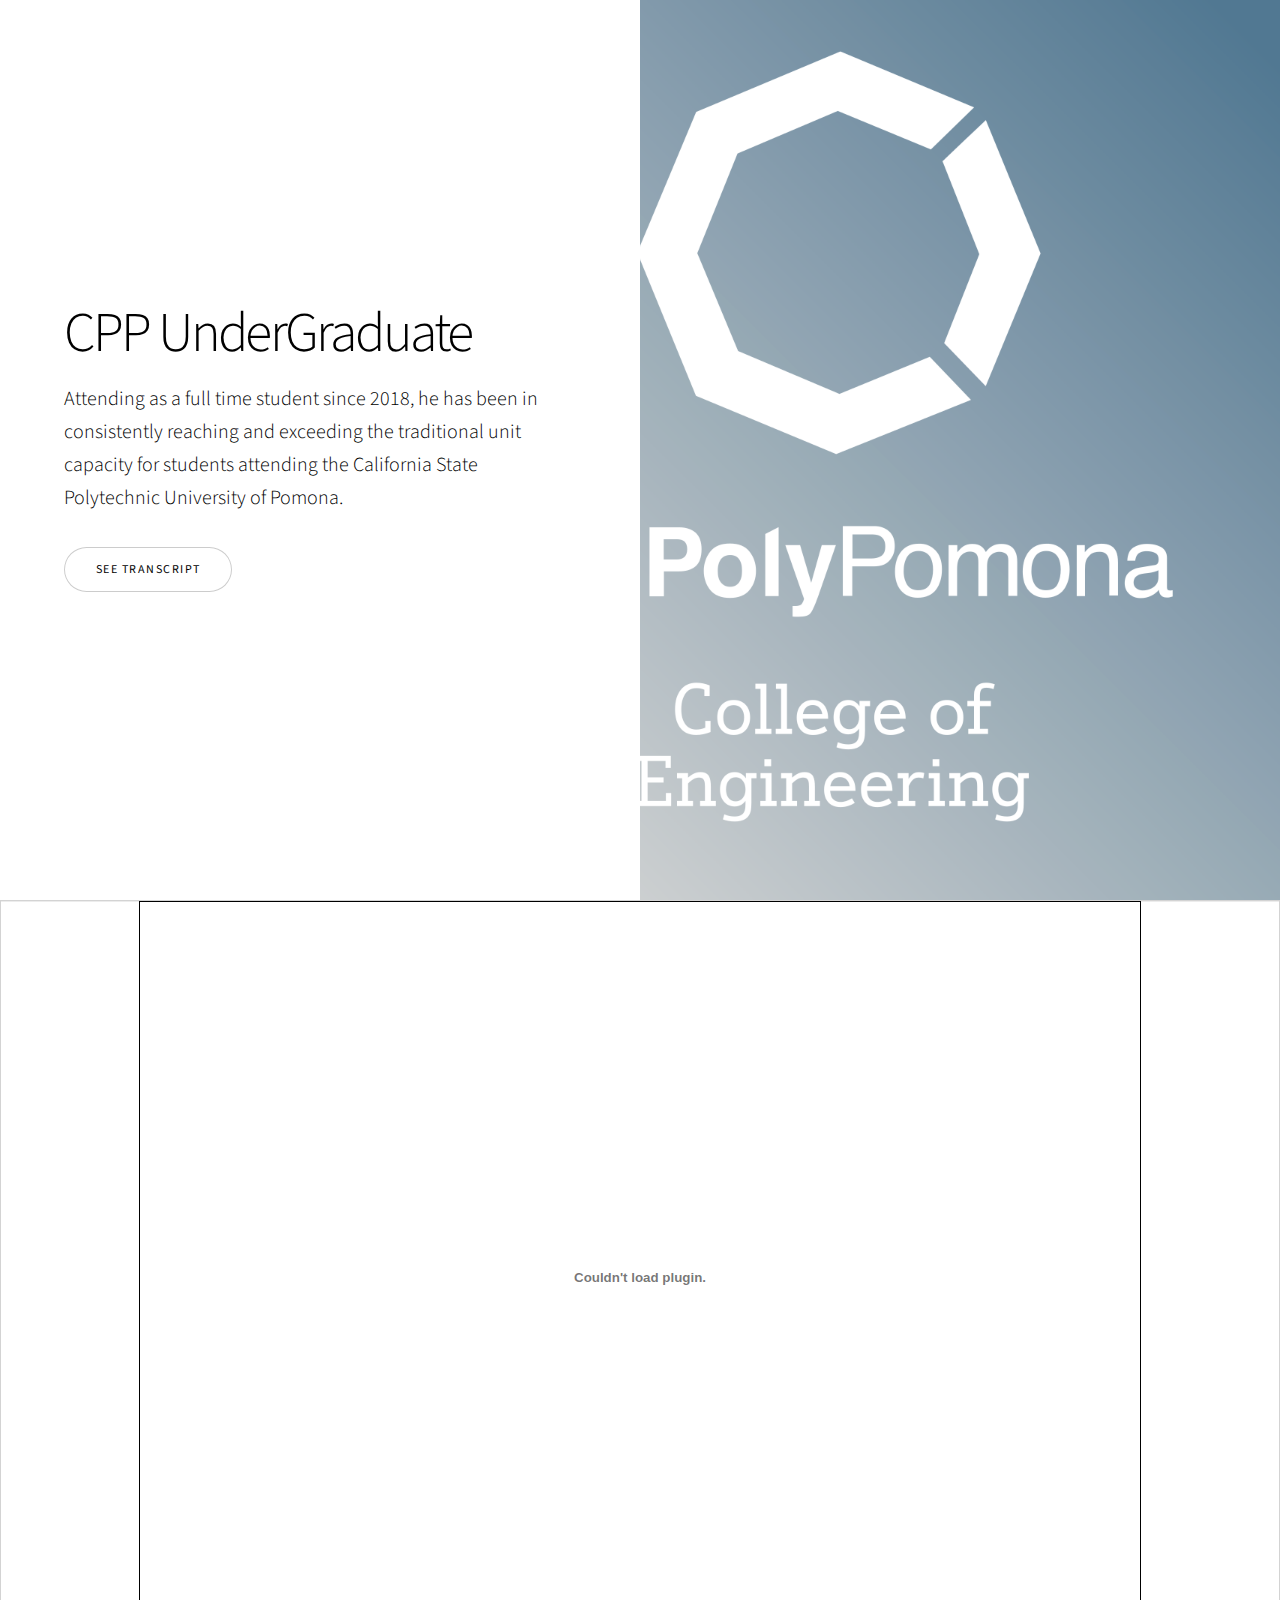
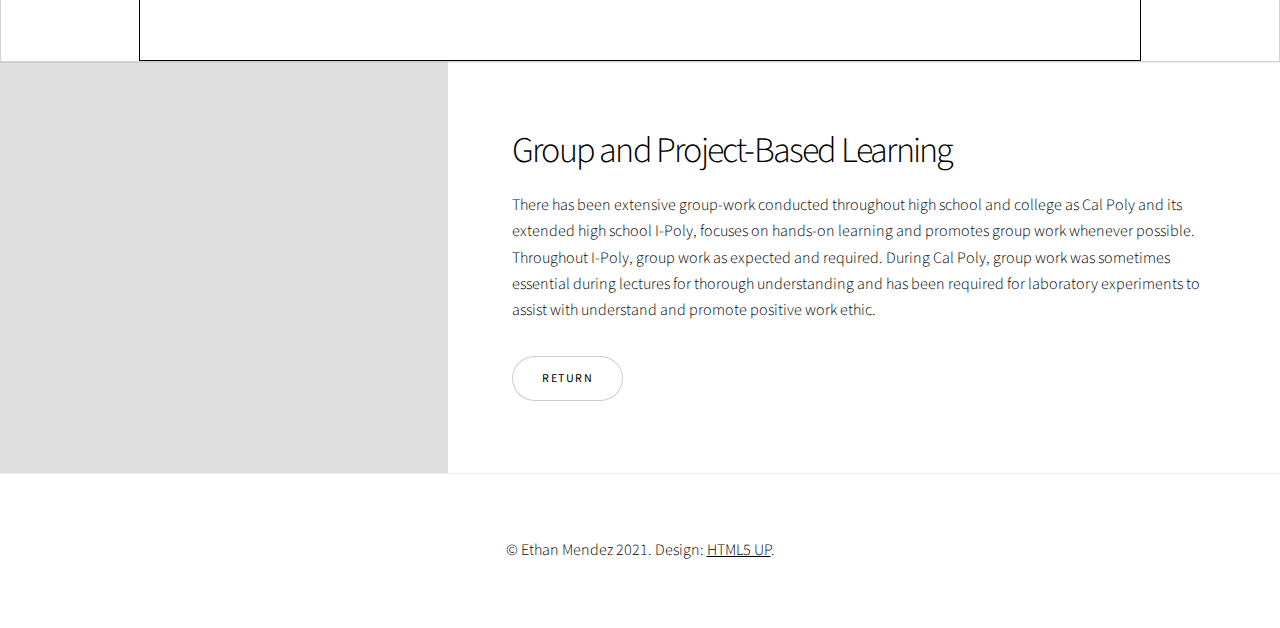
<file: html5up-story/education.html>
<!DOCTYPE HTML>
<!--
	Story by HTML5 UP
	html5up.net | @ajlkn
	Free for personal and commercial use under the CCA 3.0 license (html5up.net/license)
-->
<html>
	<head>
		<title>Ethan Mendez - Portfolio Education</title>
		<meta charset="utf-8" />
		<meta name="viewport" content="width=device-width, initial-scale=1, user-scalable=no" />
		<link rel="stylesheet" href="assets/css/main.css" />
		<noscript><link rel="stylesheet" href="assets/css/noscript.css" /></noscript>
	</head>
	<body class="is-preload">
		<!-- Wrapper -->
			<div id="wrapper" class="divided">

                            
				<!-- One -->
					<section class="banner style1 orient-left content-align-left image-position-right fullscreen onload-image-fade-in onload-content-fade-right">
                        
						<div class="content">
							<h1>CPP UnderGraduate</h1>
							<p class="major">Attending as a full time student since 2018, he has been in consistently reaching and exceeding the traditional unit capacity for students attending the California State Polytechnic University of Pomona. </p>
							<ul class="actions stacked">
								<li><a href="#first" class="button big wide smooth-scroll-middle">See Transcript</a></li>
							</ul>
						</div>
						<div class="image">
							<img src="images/Cal_Poly_Engineering_Seal.svg.png" alt="" />
						</div>
					</section>
                <div id="outer">
                    <div id="inner">
                          <embed src="SSR_TSRPT_UO.pdf" width="1000px" height="750px" id="first" />
                    </div>
                </div>
				<!-- Two -->
					<section class="spotlight style1 orient-right content-align-left image-position-center onscroll-image-fade-in">
						<div class="content">
							<h2>Group and Project-Based Learning</h2>
							<p>There has been extensive group-work conducted throughout high school and college as Cal Poly and its extended high school I-Poly, focuses on hands-on learning and promotes group work whenever possible. Throughout I-Poly, group work as expected and required. During Cal Poly, group work was sometimes essential during lectures for thorough understanding and has been required for laboratory experiments to assist with understand and promote positive work ethic. </p>
							<ul class="actions stacked">
								<li><a href="index.html" class="button">Return</a></li>
							</ul>
						</div>
						<div class="image">
							<img src="images/IPoly_logo.svg.png" alt="" />
						</div>
					</section>


				<!-- Footer -->
					<footer class="wrapper style1 align-center">
						<div class="inner">
							<p>&copy; Ethan Mendez 2021. Design: <a href="https://html5up.net">HTML5 UP</a>.</p>
						</div>
					</footer>

			</div>

		<!-- Scripts -->
			<script src="assets/js/jquery.min.js"></script>
			<script src="assets/js/jquery.scrollex.min.js"></script>
			<script src="assets/js/jquery.scrolly.min.js"></script>
			<script src="assets/js/browser.min.js"></script>
			<script src="assets/js/breakpoints.min.js"></script>
			<script src="assets/js/util.js"></script>
			<script src="assets/js/main.js"></script>

	</body>
</html>
</file>
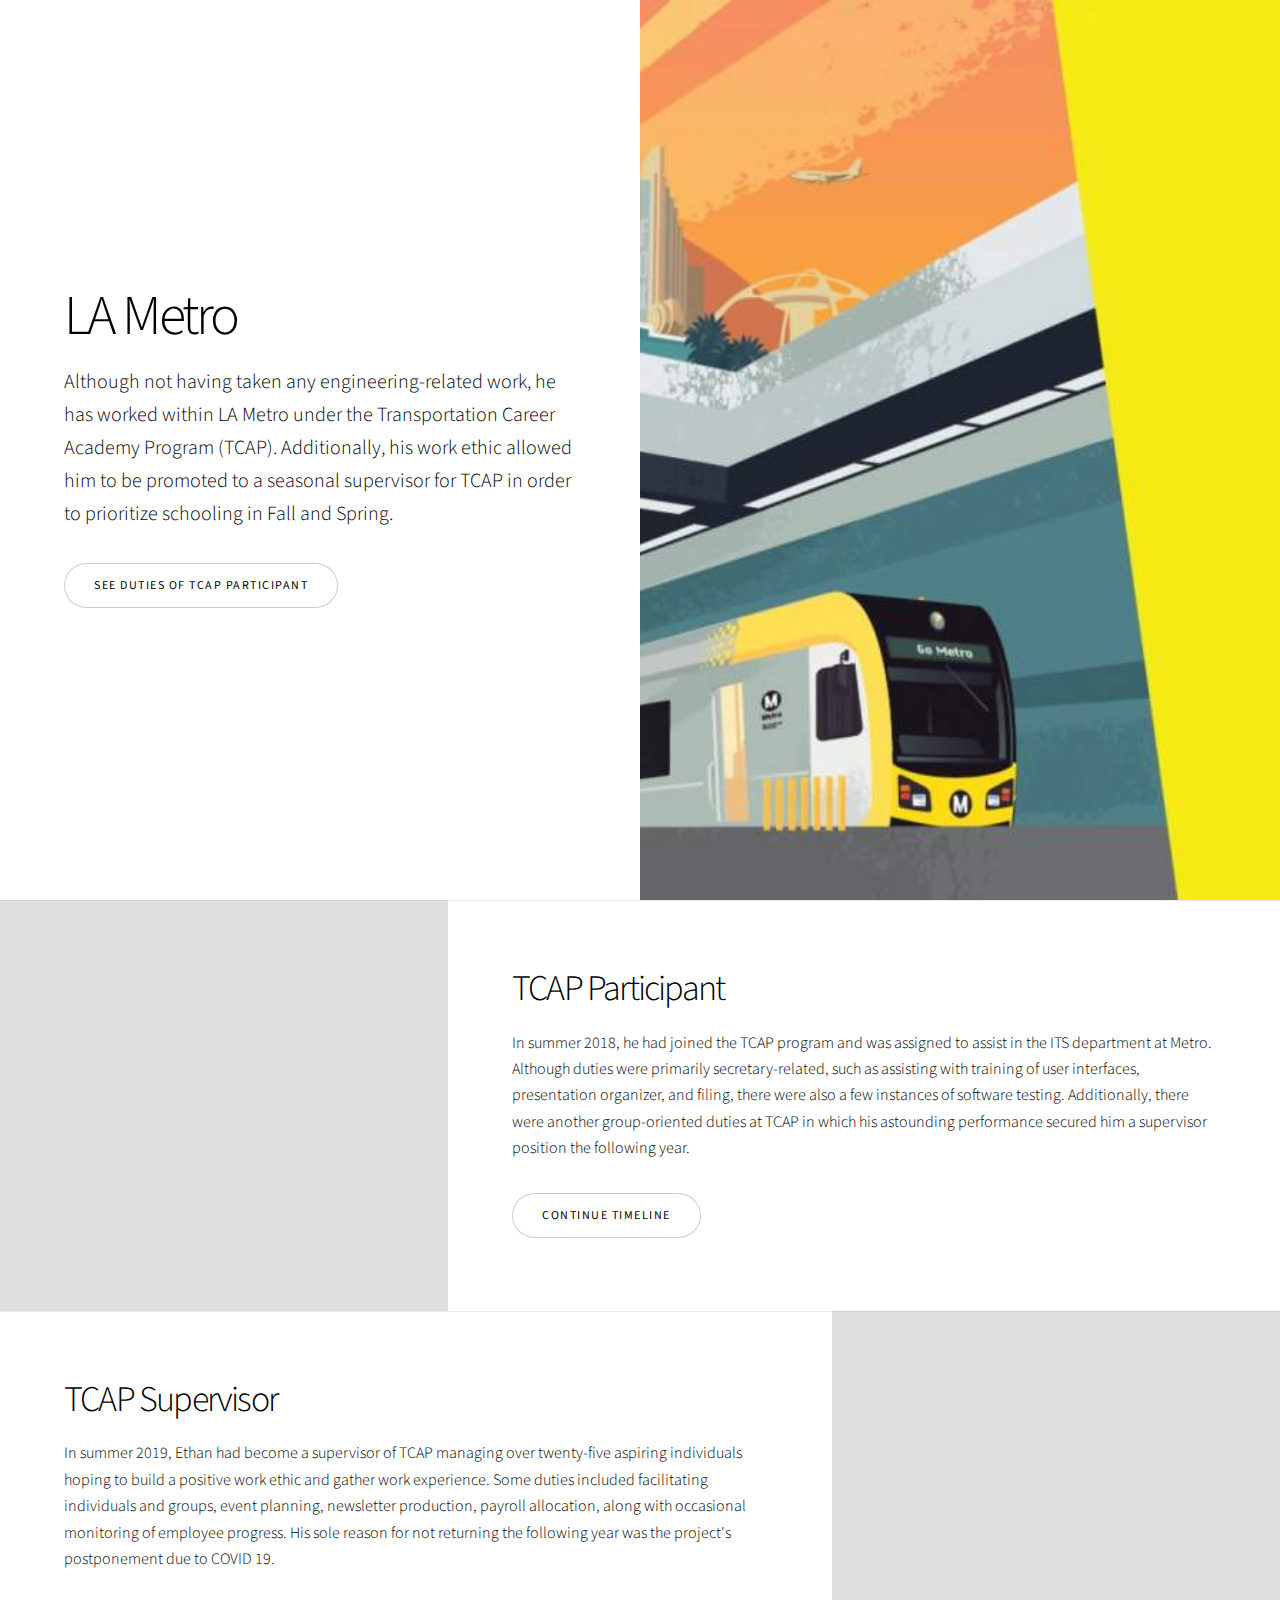
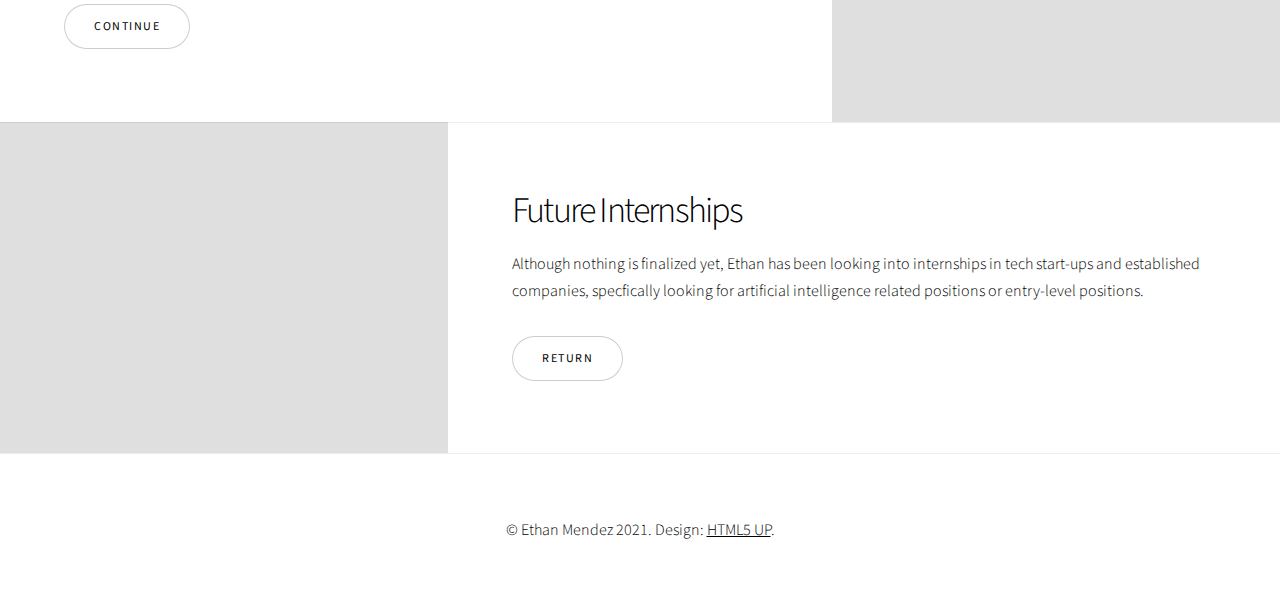
<file: html5up-story/work.html>
<!DOCTYPE HTML>
<!--
	Story by HTML5 UP
	html5up.net | @ajlkn
	Free for personal and commercial use under the CCA 3.0 license (html5up.net/license)
-->
<html>
	<head>
		<title>Ethan Mendez - Portfolio Work Exp.</title>
		<meta charset="utf-8" />
		<meta name="viewport" content="width=device-width, initial-scale=1, user-scalable=no" />
		<link rel="stylesheet" href="assets/css/main.css" />
		<noscript><link rel="stylesheet" href="assets/css/noscript.css" /></noscript>
	</head>
	<body class="is-preload">

		<!-- Wrapper -->
			<div id="wrapper" class="divided">

				<!-- One -->
					<section class="banner style1 orient-left content-align-left image-position-right fullscreen onload-image-fade-in onload-content-fade-right">
						<div class="content">
							<h1>LA Metro</h1>
							<p class="major">Although not having taken any engineering-related work, he has worked within LA Metro under the Transportation Career Academy Program (TCAP). Additionally, his work ethic allowed him to be promoted to a seasonal supervisor for TCAP in order to prioritize schooling in Fall and Spring. </p>
							<ul class="actions stacked">
								<li><a href="#first" class="button big wide smooth-scroll-middle">See Duties of TCAP participant</a></li>
							</ul>
						</div>
						<div class="image">
							<img src="images/crenshaw%20line%20graphic.jpg" alt="" right="0%"/>
						</div>
					</section>

				<!-- Two -->
					<section class="spotlight style1 orient-right content-align-left image-position-center onscroll-image-fade-in" id="first">
						<div class="content">
							<h2>TCAP Participant</h2>
							<p>In summer 2018, he had joined the TCAP program and was assigned to assist in the ITS department at Metro. Although duties were primarily secretary-related, such as assisting with training of user interfaces, presentation organizer, and filing, there were also a few instances of software testing. Additionally, there were another group-oriented duties at TCAP in which his astounding performance secured him a supervisor position the following year.</p>
							<ul class="actions stacked">
								<li><a href="#second" class="button">Continue Timeline</a></li>
							</ul>
						</div>
						<div class="image">
							<img src="images/TCAP.jpg" alt="" />
						</div>
					</section>

				<!-- Three -->
					<section class="spotlight style1 orient-left content-align-left image-position-center onscroll-image-fade-in" id="second">
						<div class="content">
							<h2>TCAP Supervisor</h2>
							<p>In summer 2019, Ethan had become a supervisor of TCAP managing over twenty-five aspiring individuals hoping to build a positive work ethic and gather work experience. Some duties included facilitating individuals and groups, event planning, newsletter production, payroll allocation, along with occasional monitoring of employee progress. His sole reason for not returning the following year was the project's postponement due to COVID 19.</p>
							<ul class="actions stacked">
								<li><a href="#third" class="button">Continue</a></li>
							</ul>
						</div>
						<div class="image">
							<img src="images/LAMetro.jpg" alt=""/>
						</div>
					</section>

				<!-- Four -->
					<section class="spotlight style1 orient-right content-align-left image-position-center onscroll-image-fade-in" id="third">
						<div class="content">
							<h2>Future Internships</h2>
							<p>Although nothing is finalized yet, Ethan has been looking into internships in tech start-ups and established companies, specfically looking for artificial intelligence related positions or entry-level positions. </p>
							<ul class="actions stacked">
								<li><a href="index.html" class="button">Return</a></li>
							</ul>
						</div>
						<div class="image">
							<img src="images/beyondLimits.png" alt="" />
						</div>
					</section>


				<!-- Footer -->
					<footer class="wrapper style1 align-center">
						<div class="inner">
							<p>&copy; Ethan Mendez 2021. Design: <a href="https://html5up.net">HTML5 UP</a>.</p>
						</div>
					</footer>

			</div>

		<!-- Scripts -->
			<script src="assets/js/jquery.min.js"></script>
			<script src="assets/js/jquery.scrollex.min.js"></script>
			<script src="assets/js/jquery.scrolly.min.js"></script>
			<script src="assets/js/browser.min.js"></script>
			<script src="assets/js/breakpoints.min.js"></script>
			<script src="assets/js/util.js"></script>
			<script src="assets/js/main.js"></script>

	</body>
</html>
</file>
<file: html5up-story/assets/css/noscript.css>
/*
	Story by HTML5 UP
	html5up.net | @ajlkn
	Free for personal and commercial use under the CCA 3.0 license (html5up.net/license)
*/

/* Banner (transitions) */

	.banner.onload-content-fade-up .content {
		-moz-transition: none;
		-webkit-transition: none;
		-ms-transition: none;
		transition: none;
	}

	body.is-preload .banner.onload-content-fade-up .content {
		-moz-transform: none;
		-webkit-transform: none;
		-ms-transform: none;
		transform: none;
		opacity: 1;
	}

	.banner.onload-content-fade-down .content {
		-moz-transition: none;
		-webkit-transition: none;
		-ms-transition: none;
		transition: none;
	}

	body.is-preload .banner.onload-content-fade-down .content {
		-moz-transform: none;
		-webkit-transform: none;
		-ms-transform: none;
		transform: none;
		opacity: 1;
	}

	.banner.onload-content-fade-left .content {
		-moz-transition: none;
		-webkit-transition: none;
		-ms-transition: none;
		transition: none;
	}

	body.is-preload .banner.onload-content-fade-left .content {
		-moz-transform: none;
		-webkit-transform: none;
		-ms-transform: none;
		transform: none;
		opacity: 1;
	}

	.banner.onload-content-fade-right .content {
		-moz-transition: none;
		-webkit-transition: none;
		-ms-transition: none;
		transition: none;
	}

	body.is-preload .banner.onload-content-fade-right .content {
		-moz-transform: none;
		-webkit-transform: none;
		-ms-transform: none;
		transform: none;
		opacity: 1;
	}

	.banner.onload-content-fade-in .content {
		-moz-transition: none;
		-webkit-transition: none;
		-ms-transition: none;
		transition: none;
	}

	body.is-preload .banner.onload-content-fade-in .content {
		-moz-transform: none;
		-webkit-transform: none;
		-ms-transform: none;
		transform: none;
		opacity: 1;
	}

	.banner.onload-image-fade-up .image {
		-moz-transition: none;
		-webkit-transition: none;
		-ms-transition: none;
		transition: none;
	}

		.banner.onload-image-fade-up .image img {
			-moz-transition: none;
			-webkit-transition: none;
			-ms-transition: none;
			transition: none;
		}

	body.is-preload .banner.onload-image-fade-up .image {
		-moz-transform: none;
		-webkit-transform: none;
		-ms-transform: none;
		transform: none;
		opacity: 1;
	}

		body.is-preload .banner.onload-image-fade-up .image img {
			opacity: 1;
		}

	.banner.onload-image-fade-down .image {
		-moz-transition: none;
		-webkit-transition: none;
		-ms-transition: none;
		transition: none;
	}

		.banner.onload-image-fade-down .image img {
			-moz-transition: none;
			-webkit-transition: none;
			-ms-transition: none;
			transition: none;
		}

	body.is-preload .banner.onload-image-fade-down .image {
		-moz-transform: none;
		-webkit-transform: none;
		-ms-transform: none;
		transform: none;
		opacity: 1;
	}

		body.is-preload .banner.onload-image-fade-down .image img {
			opacity: 1;
		}

	.banner.onload-image-fade-left .image {
		-moz-transition: none;
		-webkit-transition: none;
		-ms-transition: none;
		transition: none;
	}

		.banner.onload-image-fade-left .image img {
			-moz-transition: none;
			-webkit-transition: none;
			-ms-transition: none;
			transition: none;
		}

	body.is-preload .banner.onload-image-fade-left .image {
		-moz-transform: none;
		-webkit-transform: none;
		-ms-transform: none;
		transform: none;
		opacity: 1;
	}

		body.is-preload .banner.onload-image-fade-left .image img {
			opacity: 1;
		}

	.banner.onload-image-fade-right .image {
		-moz-transition: none;
		-webkit-transition: none;
		-ms-transition: none;
		transition: none;
	}

		.banner.onload-image-fade-right .image img {
			-moz-transition: none;
			-webkit-transition: none;
			-ms-transition: none;
			transition: none;
		}

	body.is-preload .banner.onload-image-fade-right .image {
		-moz-transform: none;
		-webkit-transform: none;
		-ms-transform: none;
		transform: none;
		opacity: 1;
	}

		body.is-preload .banner.onload-image-fade-right .image img {
			opacity: 1;
		}

	.banner.onload-image-fade-in .image img {
		-moz-transition: none;
		-webkit-transition: none;
		-ms-transition: none;
		transition: none;
	}

	body.is-preload .banner.onload-image-fade-in .image img {
		opacity: 1;
	}

	.banner.onscroll-content-fade-up .content {
		-moz-transition: none;
		-webkit-transition: none;
		-ms-transition: none;
		transition: none;
	}

	.banner.onscroll-content-fade-up.is-inactive .content {
		-moz-transform: none;
		-webkit-transform: none;
		-ms-transform: none;
		transform: none;
		opacity: 1;
	}

	.banner.onscroll-content-fade-down .content {
		-moz-transition: none;
		-webkit-transition: none;
		-ms-transition: none;
		transition: none;
	}

	.banner.onscroll-content-fade-down.is-inactive .content {
		-moz-transform: none;
		-webkit-transform: none;
		-ms-transform: none;
		transform: none;
		opacity: 1;
	}

	.banner.onscroll-content-fade-left .content {
		-moz-transition: none;
		-webkit-transition: none;
		-ms-transition: none;
		transition: none;
	}

	.banner.onscroll-content-fade-left.is-inactive .content {
		-moz-transform: none;
		-webkit-transform: none;
		-ms-transform: none;
		transform: none;
		opacity: 1;
	}

	.banner.onscroll-content-fade-right .content {
		-moz-transition: none;
		-webkit-transition: none;
		-ms-transition: none;
		transition: none;
	}

	.banner.onscroll-content-fade-right.is-inactive .content {
		-moz-transform: none;
		-webkit-transform: none;
		-ms-transform: none;
		transform: none;
		opacity: 1;
	}

	.banner.onscroll-content-fade-in .content {
		-moz-transition: none;
		-webkit-transition: none;
		-ms-transition: none;
		transition: none;
	}

	.banner.onscroll-content-fade-in.is-inactive .content {
		-moz-transform: none;
		-webkit-transform: none;
		-ms-transform: none;
		transform: none;
		opacity: 1;
	}

	.banner.onscroll-image-fade-up .image {
		-moz-transition: none;
		-webkit-transition: none;
		-ms-transition: none;
		transition: none;
	}

		.banner.onscroll-image-fade-up .image img {
			-moz-transition: none;
			-webkit-transition: none;
			-ms-transition: none;
			transition: none;
		}

	.banner.onscroll-image-fade-up.is-inactive .image {
		-moz-transform: none;
		-webkit-transform: none;
		-ms-transform: none;
		transform: none;
		opacity: 1;
	}

		.banner.onscroll-image-fade-up.is-inactive .image img {
			opacity: 1;
		}

	.banner.onscroll-image-fade-down .image {
		-moz-transition: none;
		-webkit-transition: none;
		-ms-transition: none;
		transition: none;
	}

		.banner.onscroll-image-fade-down .image img {
			-moz-transition: none;
			-webkit-transition: none;
			-ms-transition: none;
			transition: none;
		}

	.banner.onscroll-image-fade-down.is-inactive .image {
		-moz-transform: none;
		-webkit-transform: none;
		-ms-transform: none;
		transform: none;
		opacity: 1;
	}

		.banner.onscroll-image-fade-down.is-inactive .image img {
			opacity: 1;
		}

	.banner.onscroll-image-fade-left .image {
		-moz-transition: none;
		-webkit-transition: none;
		-ms-transition: none;
		transition: none;
	}

		.banner.onscroll-image-fade-left .image img {
			-moz-transition: none;
			-webkit-transition: none;
			-ms-transition: none;
			transition: none;
		}

	.banner.onscroll-image-fade-left.is-inactive .image {
		-moz-transform: none;
		-webkit-transform: none;
		-ms-transform: none;
		transform: none;
		opacity: 1;
	}

		.banner.onscroll-image-fade-left.is-inactive .image img {
			opacity: 1;
		}

	.banner.onscroll-image-fade-right .image {
		-moz-transition: none;
		-webkit-transition: none;
		-ms-transition: none;
		transition: none;
	}

		.banner.onscroll-image-fade-right .image img {
			-moz-transition: none;
			-webkit-transition: none;
			-ms-transition: none;
			transition: none;
		}

	.banner.onscroll-image-fade-right.is-inactive .image {
		-moz-transform: none;
		-webkit-transform: none;
		-ms-transform: none;
		transform: none;
		opacity: 1;
	}

		.banner.onscroll-image-fade-right.is-inactive .image img {
			opacity: 1;
		}

	.banner.onscroll-image-fade-in .image img {
		-moz-transition: none;
		-webkit-transition: none;
		-ms-transition: none;
		transition: none;
	}

	.banner.onscroll-image-fade-in.is-inactive .image img {
		opacity: 1;
	}
</file>
<file: html5up-story/assets/css/main.css>
@import url(fontawesome-all.min.css);
@import url("https://fonts.googleapis.com/css?family=Source+Sans+Pro:300,300i,400,400i");

/*
	Story by HTML5 UP
	html5up.net | @ajlkn
	Free for personal and commercial use under the CCA 3.0 license (html5up.net/license)
*/

html, body, div, span, applet, object,
iframe, h1, h2, h3, h4, h5, h6, p, blockquote,
pre, a, abbr, acronym, address, big, cite,
code, del, dfn, em, img, ins, kbd, q, s, samp,
small, strike, strong, sub, sup, tt, var, b,
u, i, center, dl, dt, dd, ol, ul, li, fieldset,
form, label, legend, table, caption, tbody,
tfoot, thead, tr, th, td, article, aside,
canvas, details, embed, figure, figcaption,
footer, header, hgroup, menu, nav, output, ruby,
section, summary, time, mark, audio, video {
	margin: 0;
	padding: 0;
	border: 0;
	font-size: 100%;
	font: inherit;
	vertical-align: baseline;}

article, aside, details, figcaption, figure,
footer, header, hgroup, menu, nav, section {
	display: block;}

#inner {
  display: table;
  margin: 0 auto;
  border: 0.5px solid black;
}

#outer {
  border: 1px solid lightgray;
  width:100%
}

body {
	line-height: 1;
}

ol, ul {
	list-style: none;
}

blockquote, q {
	quotes: none;
}

	blockquote:before, blockquote:after, q:before, q:after {
		content: '';
		content: none;
	}

table {
	border-collapse: collapse;
	border-spacing: 0;
}

body {
	-webkit-text-size-adjust: none;
}

mark {
	background-color: transparent;
	color: inherit;
}

input::-moz-focus-inner {
	border: 0;
	padding: 0;
}

input, select, textarea {
	-moz-appearance: none;
	-webkit-appearance: none;
	-ms-appearance: none;
	appearance: none;
}

/* Basic */

	@-ms-viewport {
		width: device-width;
	}

	body {
		-ms-overflow-style: scrollbar;
	}

	@media screen and (max-width: 480px) {

		html, body {
			min-width: 320px;
		}

	}

	html {
		box-sizing: border-box;
	}

	*, *:before, *:after {
		box-sizing: inherit;
	}

	body {
		background: #ffffff;
	}

		body.is-preload *, body.is-preload *:before, body.is-preload *:after {
			-moz-animation: none !important;
			-webkit-animation: none !important;
			-ms-animation: none !important;
			animation: none !important;
			-moz-transition: none !important;
			-webkit-transition: none !important;
			-ms-transition: none !important;
			transition: none !important;
		}

/* Type */

	html {
		font-size: 18pt;
	}

		@media screen and (max-width: 1680px) {

			html {
				font-size: 14pt;
			}

		}

		@media screen and (max-width: 1280px) {

			html {
				font-size: 12pt;
			}

		}

		@media screen and (max-width: 736px) {

			html {
				font-size: 11pt;
			}

		}

		@media screen and (max-width: 360px) {

			html {
				font-size: 10pt;
			}

		}

	body {
		background-color: #ffffff;
		color: #000000;
	}

	body, input, select, textarea {
		font-family: "Source Sans Pro", Helvetica, sans-serif;
		font-size: 1rem;
		font-weight: 300;
		line-height: 1.65;
	}

	a {
		-moz-transition: color 0.2s ease-in-out;
		-webkit-transition: color 0.2s ease-in-out;
		-ms-transition: color 0.2s ease-in-out;
		transition: color 0.2s ease-in-out;
		text-decoration: underline;
	}

		a:hover {
			text-decoration: none;
		}

	strong, b {
		font-weight: 400;
	}

	em, i {
		font-style: italic;
	}

	p {
		margin: 0 0 2rem 0;
	}

		p.major {
			font-size: 1.25rem;
		}

	h1, h2, h3, h4, h5, h6 {
		font-weight: 300;
		line-height: 1.375;
		letter-spacing: -0.05em;
		margin: 0 0 1rem 0;
	}

		h1 a, h2 a, h3 a, h4 a, h5 a, h6 a {
			color: inherit;
			text-decoration: none;
		}

	h1 {
		font-size: 3.5rem;
		line-height: 1.2;
	}

	h2 {
		font-size: 2.25rem;
	}

	h3 {
		font-size: 1.5rem;
	}

	h4 {
		font-size: 1.1rem;
	}

	h5 {
		font-size: 0.9rem;
	}

	h6 {
		font-size: 0.7rem;
	}

	sub {
		font-size: 0.8rem;
		position: relative;
		top: 0.5rem;
	}

	sup {
		font-size: 0.8rem;
		position: relative;
		top: -0.5rem;
	}

	blockquote {
		border-left: solid 4px;
		font-style: italic;
		margin: 0 0 2rem 0;
		padding: 0.5rem 0 0.5rem 2rem;
	}

	code {
		border-radius: 4px;
		font-family: "Courier New", monospace;
		font-size: 0.9em;
		margin: 0 0.25rem;
		padding: 0.25rem 0.325rem;
	}

	pre {
		-webkit-overflow-scrolling: touch;
		font-family: "Courier New", monospace;
		font-size: 0.9em;
		margin: 0 0 2rem 0;
	}

		pre code {
			display: block;
			line-height: 1.5;
			padding: 0.75rem 1rem;
			overflow-x: auto;
		}

	hr {
		border: 0;
		border-bottom: solid 1px;
		margin: 2.5rem 0;
	}

		hr.major {
			margin: 3.5rem 0;
		}

	.align-left {
		text-align: left;
	}

	.align-center {
		text-align: center;
	}

	.align-right {
		text-align: right;
	}

	@media screen and (max-width: 736px) {

		p.major {
			font-size: 1.1rem;
		}

		h1 {
			font-size: 2.5rem;
		}

		h2 {
			font-size: 2rem;
		}

		h3 {
			font-size: 1.25rem;
		}

		h4 {
			font-size: 1rem;
		}

	}

	input, select, textarea {
		color: #000000;
	}

	a {
		color: #000000;
	}

		a:hover {
			color: #47D3E5;
		}

	strong, b {
		color: #000000;
	}

	h1, h2, h3, h4, h5, h6 {
		color: #000000;
	}

	blockquote {
		border-left-color: rgba(0, 0, 0, 0.2);
	}

	code {
		background: rgba(0, 0, 0, 0.05);
		border-color: rgba(0, 0, 0, 0.2);
	}

	hr {
		border-bottom-color: rgba(0, 0, 0, 0.2);
	}

/* Row */

	.row {
		display: flex;
		flex-wrap: wrap;
		box-sizing: border-box;
		align-items: stretch;
	}

		.row > * {
			box-sizing: border-box;
		}

		.row.gtr-uniform > * > :last-child {
			margin-bottom: 0;
		}

		.row.aln-left {
			justify-content: flex-start;
		}

		.row.aln-center {
			justify-content: center;
		}

		.row.aln-right {
			justify-content: flex-end;
		}

		.row.aln-top {
			align-items: flex-start;
		}

		.row.aln-middle {
			align-items: center;
		}

		.row.aln-bottom {
			align-items: flex-end;
		}

		.row > .imp {
			order: -1;
		}

		.row > .col-1 {
			width: 8.33333%;
		}

		.row > .off-1 {
			margin-left: 8.33333%;
		}

		.row > .col-2 {
			width: 16.66667%;
		}

		.row > .off-2 {
			margin-left: 16.66667%;
		}

		.row > .col-3 {
			width: 25%;
		}

		.row > .off-3 {
			margin-left: 25%;
		}

		.row > .col-4 {
			width: 33.33333%;
		}

		.row > .off-4 {
			margin-left: 33.33333%;
		}

		.row > .col-5 {
			width: 41.66667%;
		}

		.row > .off-5 {
			margin-left: 41.66667%;
		}

		.row > .col-6 {
			width: 50%;
		}

		.row > .off-6 {
			margin-left: 50%;
		}

		.row > .col-7 {
			width: 58.33333%;
		}

		.row > .off-7 {
			margin-left: 58.33333%;
		}

		.row > .col-8 {
			width: 66.66667%;
		}

		.row > .off-8 {
			margin-left: 66.66667%;
		}

		.row > .col-9 {
			width: 75%;
		}

		.row > .off-9 {
			margin-left: 75%;
		}

		.row > .col-10 {
			width: 83.33333%;
		}

		.row > .off-10 {
			margin-left: 83.33333%;
		}

		.row > .col-11 {
			width: 91.66667%;
		}

		.row > .off-11 {
			margin-left: 91.66667%;
		}

		.row > .col-12 {
			width: 100%;
		}

		.row > .off-12 {
			margin-left: 100%;
		}

		.row.gtr-0 {
			margin-top: 0;
			margin-left: 0rem;
		}

			.row.gtr-0 > * {
				padding: 0 0 0 0rem;
			}

			.row.gtr-0.gtr-uniform {
				margin-top: 0rem;
			}

				.row.gtr-0.gtr-uniform > * {
					padding-top: 0rem;
				}

		.row.gtr-25 {
			margin-top: 0;
			margin-left: -0.5rem;
		}

			.row.gtr-25 > * {
				padding: 0 0 0 0.5rem;
			}

			.row.gtr-25.gtr-uniform {
				margin-top: -0.5rem;
			}

				.row.gtr-25.gtr-uniform > * {
					padding-top: 0.5rem;
				}

		.row.gtr-50 {
			margin-top: 0;
			margin-left: -1rem;
		}

			.row.gtr-50 > * {
				padding: 0 0 0 1rem;
			}

			.row.gtr-50.gtr-uniform {
				margin-top: -1rem;
			}

				.row.gtr-50.gtr-uniform > * {
					padding-top: 1rem;
				}

		.row {
			margin-top: 0;
			margin-left: -2rem;
		}

			.row > * {
				padding: 0 0 0 2rem;
			}

			.row.gtr-uniform {
				margin-top: -2rem;
			}

				.row.gtr-uniform > * {
					padding-top: 2rem;
				}

		.row.gtr-150 {
			margin-top: 0;
			margin-left: -3rem;
		}

			.row.gtr-150 > * {
				padding: 0 0 0 3rem;
			}

			.row.gtr-150.gtr-uniform {
				margin-top: -3rem;
			}

				.row.gtr-150.gtr-uniform > * {
					padding-top: 3rem;
				}

		.row.gtr-200 {
			margin-top: 0;
			margin-left: -4rem;
		}

			.row.gtr-200 > * {
				padding: 0 0 0 4rem;
			}

			.row.gtr-200.gtr-uniform {
				margin-top: -4rem;
			}

				.row.gtr-200.gtr-uniform > * {
					padding-top: 4rem;
				}

		@media screen and (max-width: 1680px) {

			.row {
				display: flex;
				flex-wrap: wrap;
				box-sizing: border-box;
				align-items: stretch;
			}

				.row > * {
					box-sizing: border-box;
				}

				.row.gtr-uniform > * > :last-child {
					margin-bottom: 0;
				}

				.row.aln-left {
					justify-content: flex-start;
				}

				.row.aln-center {
					justify-content: center;
				}

				.row.aln-right {
					justify-content: flex-end;
				}

				.row.aln-top {
					align-items: flex-start;
				}

				.row.aln-middle {
					align-items: center;
				}

				.row.aln-bottom {
					align-items: flex-end;
				}

				.row > .imp-xlarge {
					order: -1;
				}

				.row > .col-1-xlarge {
					width: 8.33333%;
				}

				.row > .off-1-xlarge {
					margin-left: 8.33333%;
				}

				.row > .col-2-xlarge {
					width: 16.66667%;
				}

				.row > .off-2-xlarge {
					margin-left: 16.66667%;
				}

				.row > .col-3-xlarge {
					width: 25%;
				}

				.row > .off-3-xlarge {
					margin-left: 25%;
				}

				.row > .col-4-xlarge {
					width: 33.33333%;
				}

				.row > .off-4-xlarge {
					margin-left: 33.33333%;
				}

				.row > .col-5-xlarge {
					width: 41.66667%;
				}

				.row > .off-5-xlarge {
					margin-left: 41.66667%;
				}

				.row > .col-6-xlarge {
					width: 50%;
				}

				.row > .off-6-xlarge {
					margin-left: 50%;
				}

				.row > .col-7-xlarge {
					width: 58.33333%;
				}

				.row > .off-7-xlarge {
					margin-left: 58.33333%;
				}

				.row > .col-8-xlarge {
					width: 66.66667%;
				}

				.row > .off-8-xlarge {
					margin-left: 66.66667%;
				}

				.row > .col-9-xlarge {
					width: 75%;
				}

				.row > .off-9-xlarge {
					margin-left: 75%;
				}

				.row > .col-10-xlarge {
					width: 83.33333%;
				}

				.row > .off-10-xlarge {
					margin-left: 83.33333%;
				}

				.row > .col-11-xlarge {
					width: 91.66667%;
				}

				.row > .off-11-xlarge {
					margin-left: 91.66667%;
				}

				.row > .col-12-xlarge {
					width: 100%;
				}

				.row > .off-12-xlarge {
					margin-left: 100%;
				}

				.row.gtr-0 {
					margin-top: 0;
					margin-left: 0rem;
				}

					.row.gtr-0 > * {
						padding: 0 0 0 0rem;
					}

					.row.gtr-0.gtr-uniform {
						margin-top: 0rem;
					}

						.row.gtr-0.gtr-uniform > * {
							padding-top: 0rem;
						}

				.row.gtr-25 {
					margin-top: 0;
					margin-left: -0.5rem;
				}

					.row.gtr-25 > * {
						padding: 0 0 0 0.5rem;
					}

					.row.gtr-25.gtr-uniform {
						margin-top: -0.5rem;
					}

						.row.gtr-25.gtr-uniform > * {
							padding-top: 0.5rem;
						}

				.row.gtr-50 {
					margin-top: 0;
					margin-left: -1rem;
				}

					.row.gtr-50 > * {
						padding: 0 0 0 1rem;
					}

					.row.gtr-50.gtr-uniform {
						margin-top: -1rem;
					}

						.row.gtr-50.gtr-uniform > * {
							padding-top: 1rem;
						}

				.row {
					margin-top: 0;
					margin-left: -2rem;
				}

					.row > * {
						padding: 0 0 0 2rem;
					}

					.row.gtr-uniform {
						margin-top: -2rem;
					}

						.row.gtr-uniform > * {
							padding-top: 2rem;
						}

				.row.gtr-150 {
					margin-top: 0;
					margin-left: -3rem;
				}

					.row.gtr-150 > * {
						padding: 0 0 0 3rem;
					}

					.row.gtr-150.gtr-uniform {
						margin-top: -3rem;
					}

						.row.gtr-150.gtr-uniform > * {
							padding-top: 3rem;
						}

				.row.gtr-200 {
					margin-top: 0;
					margin-left: -4rem;
				}

					.row.gtr-200 > * {
						padding: 0 0 0 4rem;
					}

					.row.gtr-200.gtr-uniform {
						margin-top: -4rem;
					}

						.row.gtr-200.gtr-uniform > * {
							padding-top: 4rem;
						}

		}

		@media screen and (max-width: 1280px) {

			.row {
				display: flex;
				flex-wrap: wrap;
				box-sizing: border-box;
				align-items: stretch;
			}

				.row > * {
					box-sizing: border-box;
				}

				.row.gtr-uniform > * > :last-child {
					margin-bottom: 0;
				}

				.row.aln-left {
					justify-content: flex-start;
				}

				.row.aln-center {
					justify-content: center;
				}

				.row.aln-right {
					justify-content: flex-end;
				}

				.row.aln-top {
					align-items: flex-start;
				}

				.row.aln-middle {
					align-items: center;
				}

				.row.aln-bottom {
					align-items: flex-end;
				}

				.row > .imp-large {
					order: -1;
				}

				.row > .col-1-large {
					width: 8.33333%;
				}

				.row > .off-1-large {
					margin-left: 8.33333%;
				}

				.row > .col-2-large {
					width: 16.66667%;
				}

				.row > .off-2-large {
					margin-left: 16.66667%;
				}

				.row > .col-3-large {
					width: 25%;
				}

				.row > .off-3-large {
					margin-left: 25%;
				}

				.row > .col-4-large {
					width: 33.33333%;
				}

				.row > .off-4-large {
					margin-left: 33.33333%;
				}

				.row > .col-5-large {
					width: 41.66667%;
				}

				.row > .off-5-large {
					margin-left: 41.66667%;
				}

				.row > .col-6-large {
					width: 50%;
				}

				.row > .off-6-large {
					margin-left: 50%;
				}

				.row > .col-7-large {
					width: 58.33333%;
				}

				.row > .off-7-large {
					margin-left: 58.33333%;
				}

				.row > .col-8-large {
					width: 66.66667%;
				}

				.row > .off-8-large {
					margin-left: 66.66667%;
				}

				.row > .col-9-large {
					width: 75%;
				}

				.row > .off-9-large {
					margin-left: 75%;
				}

				.row > .col-10-large {
					width: 83.33333%;
				}

				.row > .off-10-large {
					margin-left: 83.33333%;
				}

				.row > .col-11-large {
					width: 91.66667%;
				}

				.row > .off-11-large {
					margin-left: 91.66667%;
				}

				.row > .col-12-large {
					width: 100%;
				}

				.row > .off-12-large {
					margin-left: 100%;
				}

				.row.gtr-0 {
					margin-top: 0;
					margin-left: 0rem;
				}

					.row.gtr-0 > * {
						padding: 0 0 0 0rem;
					}

					.row.gtr-0.gtr-uniform {
						margin-top: 0rem;
					}

						.row.gtr-0.gtr-uniform > * {
							padding-top: 0rem;
						}

				.row.gtr-25 {
					margin-top: 0;
					margin-left: -0.5rem;
				}

					.row.gtr-25 > * {
						padding: 0 0 0 0.5rem;
					}

					.row.gtr-25.gtr-uniform {
						margin-top: -0.5rem;
					}

						.row.gtr-25.gtr-uniform > * {
							padding-top: 0.5rem;
						}

				.row.gtr-50 {
					margin-top: 0;
					margin-left: -1rem;
				}

					.row.gtr-50 > * {
						padding: 0 0 0 1rem;
					}

					.row.gtr-50.gtr-uniform {
						margin-top: -1rem;
					}

						.row.gtr-50.gtr-uniform > * {
							padding-top: 1rem;
						}

				.row {
					margin-top: 0;
					margin-left: -2rem;
				}

					.row > * {
						padding: 0 0 0 2rem;
					}

					.row.gtr-uniform {
						margin-top: -2rem;
					}

						.row.gtr-uniform > * {
							padding-top: 2rem;
						}

				.row.gtr-150 {
					margin-top: 0;
					margin-left: -3rem;
				}

					.row.gtr-150 > * {
						padding: 0 0 0 3rem;
					}

					.row.gtr-150.gtr-uniform {
						margin-top: -3rem;
					}

						.row.gtr-150.gtr-uniform > * {
							padding-top: 3rem;
						}

				.row.gtr-200 {
					margin-top: 0;
					margin-left: -4rem;
				}

					.row.gtr-200 > * {
						padding: 0 0 0 4rem;
					}

					.row.gtr-200.gtr-uniform {
						margin-top: -4rem;
					}

						.row.gtr-200.gtr-uniform > * {
							padding-top: 4rem;
						}

		}

		@media screen and (max-width: 980px) {

			.row {
				display: flex;
				flex-wrap: wrap;
				box-sizing: border-box;
				align-items: stretch;
			}

				.row > * {
					box-sizing: border-box;
				}

				.row.gtr-uniform > * > :last-child {
					margin-bottom: 0;
				}

				.row.aln-left {
					justify-content: flex-start;
				}

				.row.aln-center {
					justify-content: center;
				}

				.row.aln-right {
					justify-content: flex-end;
				}

				.row.aln-top {
					align-items: flex-start;
				}

				.row.aln-middle {
					align-items: center;
				}

				.row.aln-bottom {
					align-items: flex-end;
				}

				.row > .imp-medium {
					order: -1;
				}

				.row > .col-1-medium {
					width: 8.33333%;
				}

				.row > .off-1-medium {
					margin-left: 8.33333%;
				}

				.row > .col-2-medium {
					width: 16.66667%;
				}

				.row > .off-2-medium {
					margin-left: 16.66667%;
				}

				.row > .col-3-medium {
					width: 25%;
				}

				.row > .off-3-medium {
					margin-left: 25%;
				}

				.row > .col-4-medium {
					width: 33.33333%;
				}

				.row > .off-4-medium {
					margin-left: 33.33333%;
				}

				.row > .col-5-medium {
					width: 41.66667%;
				}

				.row > .off-5-medium {
					margin-left: 41.66667%;
				}

				.row > .col-6-medium {
					width: 50%;
				}

				.row > .off-6-medium {
					margin-left: 50%;
				}

				.row > .col-7-medium {
					width: 58.33333%;
				}

				.row > .off-7-medium {
					margin-left: 58.33333%;
				}

				.row > .col-8-medium {
					width: 66.66667%;
				}

				.row > .off-8-medium {
					margin-left: 66.66667%;
				}

				.row > .col-9-medium {
					width: 75%;
				}

				.row > .off-9-medium {
					margin-left: 75%;
				}

				.row > .col-10-medium {
					width: 83.33333%;
				}

				.row > .off-10-medium {
					margin-left: 83.33333%;
				}

				.row > .col-11-medium {
					width: 91.66667%;
				}

				.row > .off-11-medium {
					margin-left: 91.66667%;
				}

				.row > .col-12-medium {
					width: 100%;
				}

				.row > .off-12-medium {
					margin-left: 100%;
				}

				.row.gtr-0 {
					margin-top: 0;
					margin-left: 0rem;
				}

					.row.gtr-0 > * {
						padding: 0 0 0 0rem;
					}

					.row.gtr-0.gtr-uniform {
						margin-top: 0rem;
					}

						.row.gtr-0.gtr-uniform > * {
							padding-top: 0rem;
						}

				.row.gtr-25 {
					margin-top: 0;
					margin-left: -0.5rem;
				}

					.row.gtr-25 > * {
						padding: 0 0 0 0.5rem;
					}

					.row.gtr-25.gtr-uniform {
						margin-top: -0.5rem;
					}

						.row.gtr-25.gtr-uniform > * {
							padding-top: 0.5rem;
						}

				.row.gtr-50 {
					margin-top: 0;
					margin-left: -1rem;
				}

					.row.gtr-50 > * {
						padding: 0 0 0 1rem;
					}

					.row.gtr-50.gtr-uniform {
						margin-top: -1rem;
					}

						.row.gtr-50.gtr-uniform > * {
							padding-top: 1rem;
						}

				.row {
					margin-top: 0;
					margin-left: -2rem;
				}

					.row > * {
						padding: 0 0 0 2rem;
					}

					.row.gtr-uniform {
						margin-top: -2rem;
					}

						.row.gtr-uniform > * {
							padding-top: 2rem;
						}

				.row.gtr-150 {
					margin-top: 0;
					margin-left: -3rem;
				}

					.row.gtr-150 > * {
						padding: 0 0 0 3rem;
					}

					.row.gtr-150.gtr-uniform {
						margin-top: -3rem;
					}

						.row.gtr-150.gtr-uniform > * {
							padding-top: 3rem;
						}

				.row.gtr-200 {
					margin-top: 0;
					margin-left: -4rem;
				}

					.row.gtr-200 > * {
						padding: 0 0 0 4rem;
					}

					.row.gtr-200.gtr-uniform {
						margin-top: -4rem;
					}

						.row.gtr-200.gtr-uniform > * {
							padding-top: 4rem;
						}

		}

		@media screen and (max-width: 736px) {

			.row {
				display: flex;
				flex-wrap: wrap;
				box-sizing: border-box;
				align-items: stretch;
			}

				.row > * {
					box-sizing: border-box;
				}

				.row.gtr-uniform > * > :last-child {
					margin-bottom: 0;
				}

				.row.aln-left {
					justify-content: flex-start;
				}

				.row.aln-center {
					justify-content: center;
				}

				.row.aln-right {
					justify-content: flex-end;
				}

				.row.aln-top {
					align-items: flex-start;
				}

				.row.aln-middle {
					align-items: center;
				}

				.row.aln-bottom {
					align-items: flex-end;
				}

				.row > .imp-small {
					order: -1;
				}

				.row > .col-1-small {
					width: 8.33333%;
				}

				.row > .off-1-small {
					margin-left: 8.33333%;
				}

				.row > .col-2-small {
					width: 16.66667%;
				}

				.row > .off-2-small {
					margin-left: 16.66667%;
				}

				.row > .col-3-small {
					width: 25%;
				}

				.row > .off-3-small {
					margin-left: 25%;
				}

				.row > .col-4-small {
					width: 33.33333%;
				}

				.row > .off-4-small {
					margin-left: 33.33333%;
				}

				.row > .col-5-small {
					width: 41.66667%;
				}

				.row > .off-5-small {
					margin-left: 41.66667%;
				}

				.row > .col-6-small {
					width: 50%;
				}

				.row > .off-6-small {
					margin-left: 50%;
				}

				.row > .col-7-small {
					width: 58.33333%;
				}

				.row > .off-7-small {
					margin-left: 58.33333%;
				}

				.row > .col-8-small {
					width: 66.66667%;
				}

				.row > .off-8-small {
					margin-left: 66.66667%;
				}

				.row > .col-9-small {
					width: 75%;
				}

				.row > .off-9-small {
					margin-left: 75%;
				}

				.row > .col-10-small {
					width: 83.33333%;
				}

				.row > .off-10-small {
					margin-left: 83.33333%;
				}

				.row > .col-11-small {
					width: 91.66667%;
				}

				.row > .off-11-small {
					margin-left: 91.66667%;
				}

				.row > .col-12-small {
					width: 100%;
				}

				.row > .off-12-small {
					margin-left: 100%;
				}

				.row.gtr-0 {
					margin-top: 0;
					margin-left: 0rem;
				}

					.row.gtr-0 > * {
						padding: 0 0 0 0rem;
					}

					.row.gtr-0.gtr-uniform {
						margin-top: 0rem;
					}

						.row.gtr-0.gtr-uniform > * {
							padding-top: 0rem;
						}

				.row.gtr-25 {
					margin-top: 0;
					margin-left: -0.5rem;
				}

					.row.gtr-25 > * {
						padding: 0 0 0 0.5rem;
					}

					.row.gtr-25.gtr-uniform {
						margin-top: -0.5rem;
					}

						.row.gtr-25.gtr-uniform > * {
							padding-top: 0.5rem;
						}

				.row.gtr-50 {
					margin-top: 0;
					margin-left: -1rem;
				}

					.row.gtr-50 > * {
						padding: 0 0 0 1rem;
					}

					.row.gtr-50.gtr-uniform {
						margin-top: -1rem;
					}

						.row.gtr-50.gtr-uniform > * {
							padding-top: 1rem;
						}

				.row {
					margin-top: 0;
					margin-left: -2rem;
				}

					.row > * {
						padding: 0 0 0 2rem;
					}

					.row.gtr-uniform {
						margin-top: -2rem;
					}

						.row.gtr-uniform > * {
							padding-top: 2rem;
						}

				.row.gtr-150 {
					margin-top: 0;
					margin-left: -3rem;
				}

					.row.gtr-150 > * {
						padding: 0 0 0 3rem;
					}

					.row.gtr-150.gtr-uniform {
						margin-top: -3rem;
					}

						.row.gtr-150.gtr-uniform > * {
							padding-top: 3rem;
						}

				.row.gtr-200 {
					margin-top: 0;
					margin-left: -4rem;
				}

					.row.gtr-200 > * {
						padding: 0 0 0 4rem;
					}

					.row.gtr-200.gtr-uniform {
						margin-top: -4rem;
					}

						.row.gtr-200.gtr-uniform > * {
							padding-top: 4rem;
						}

		}

		@media screen and (max-width: 480px) {

			.row {
				display: flex;
				flex-wrap: wrap;
				box-sizing: border-box;
				align-items: stretch;
			}

				.row > * {
					box-sizing: border-box;
				}

				.row.gtr-uniform > * > :last-child {
					margin-bottom: 0;
				}

				.row.aln-left {
					justify-content: flex-start;
				}

				.row.aln-center {
					justify-content: center;
				}

				.row.aln-right {
					justify-content: flex-end;
				}

				.row.aln-top {
					align-items: flex-start;
				}

				.row.aln-middle {
					align-items: center;
				}

				.row.aln-bottom {
					align-items: flex-end;
				}

				.row > .imp-xsmall {
					order: -1;
				}

				.row > .col-1-xsmall {
					width: 8.33333%;
				}

				.row > .off-1-xsmall {
					margin-left: 8.33333%;
				}

				.row > .col-2-xsmall {
					width: 16.66667%;
				}

				.row > .off-2-xsmall {
					margin-left: 16.66667%;
				}

				.row > .col-3-xsmall {
					width: 25%;
				}

				.row > .off-3-xsmall {
					margin-left: 25%;
				}

				.row > .col-4-xsmall {
					width: 33.33333%;
				}

				.row > .off-4-xsmall {
					margin-left: 33.33333%;
				}

				.row > .col-5-xsmall {
					width: 41.66667%;
				}

				.row > .off-5-xsmall {
					margin-left: 41.66667%;
				}

				.row > .col-6-xsmall {
					width: 50%;
				}

				.row > .off-6-xsmall {
					margin-left: 50%;
				}

				.row > .col-7-xsmall {
					width: 58.33333%;
				}

				.row > .off-7-xsmall {
					margin-left: 58.33333%;
				}

				.row > .col-8-xsmall {
					width: 66.66667%;
				}

				.row > .off-8-xsmall {
					margin-left: 66.66667%;
				}

				.row > .col-9-xsmall {
					width: 75%;
				}

				.row > .off-9-xsmall {
					margin-left: 75%;
				}

				.row > .col-10-xsmall {
					width: 83.33333%;
				}

				.row > .off-10-xsmall {
					margin-left: 83.33333%;
				}

				.row > .col-11-xsmall {
					width: 91.66667%;
				}

				.row > .off-11-xsmall {
					margin-left: 91.66667%;
				}

				.row > .col-12-xsmall {
					width: 100%;
				}

				.row > .off-12-xsmall {
					margin-left: 100%;
				}

				.row.gtr-0 {
					margin-top: 0;
					margin-left: 0rem;
				}

					.row.gtr-0 > * {
						padding: 0 0 0 0rem;
					}

					.row.gtr-0.gtr-uniform {
						margin-top: 0rem;
					}

						.row.gtr-0.gtr-uniform > * {
							padding-top: 0rem;
						}

				.row.gtr-25 {
					margin-top: 0;
					margin-left: -0.5rem;
				}

					.row.gtr-25 > * {
						padding: 0 0 0 0.5rem;
					}

					.row.gtr-25.gtr-uniform {
						margin-top: -0.5rem;
					}

						.row.gtr-25.gtr-uniform > * {
							padding-top: 0.5rem;
						}

				.row.gtr-50 {
					margin-top: 0;
					margin-left: -1rem;
				}

					.row.gtr-50 > * {
						padding: 0 0 0 1rem;
					}

					.row.gtr-50.gtr-uniform {
						margin-top: -1rem;
					}

						.row.gtr-50.gtr-uniform > * {
							padding-top: 1rem;
						}

				.row {
					margin-top: 0;
					margin-left: -2rem;
				}

					.row > * {
						padding: 0 0 0 2rem;
					}

					.row.gtr-uniform {
						margin-top: -2rem;
					}

						.row.gtr-uniform > * {
							padding-top: 2rem;
						}

				.row.gtr-150 {
					margin-top: 0;
					margin-left: -3rem;
				}

					.row.gtr-150 > * {
						padding: 0 0 0 3rem;
					}

					.row.gtr-150.gtr-uniform {
						margin-top: -3rem;
					}

						.row.gtr-150.gtr-uniform > * {
							padding-top: 3rem;
						}

				.row.gtr-200 {
					margin-top: 0;
					margin-left: -4rem;
				}

					.row.gtr-200 > * {
						padding: 0 0 0 4rem;
					}

					.row.gtr-200.gtr-uniform {
						margin-top: -4rem;
					}

						.row.gtr-200.gtr-uniform > * {
							padding-top: 4rem;
						}

		}

		@media screen and (max-width: 360px) {

			.row {
				display: flex;
				flex-wrap: wrap;
				box-sizing: border-box;
				align-items: stretch;
			}

				.row > * {
					box-sizing: border-box;
				}

				.row.gtr-uniform > * > :last-child {
					margin-bottom: 0;
				}

				.row.aln-left {
					justify-content: flex-start;
				}

				.row.aln-center {
					justify-content: center;
				}

				.row.aln-right {
					justify-content: flex-end;
				}

				.row.aln-top {
					align-items: flex-start;
				}

				.row.aln-middle {
					align-items: center;
				}

				.row.aln-bottom {
					align-items: flex-end;
				}

				.row > .imp-xxsmall {
					order: -1;
				}

				.row > .col-1-xxsmall {
					width: 8.33333%;
				}

				.row > .off-1-xxsmall {
					margin-left: 8.33333%;
				}

				.row > .col-2-xxsmall {
					width: 16.66667%;
				}

				.row > .off-2-xxsmall {
					margin-left: 16.66667%;
				}

				.row > .col-3-xxsmall {
					width: 25%;
				}

				.row > .off-3-xxsmall {
					margin-left: 25%;
				}

				.row > .col-4-xxsmall {
					width: 33.33333%;
				}

				.row > .off-4-xxsmall {
					margin-left: 33.33333%;
				}

				.row > .col-5-xxsmall {
					width: 41.66667%;
				}

				.row > .off-5-xxsmall {
					margin-left: 41.66667%;
				}

				.row > .col-6-xxsmall {
					width: 50%;
				}

				.row > .off-6-xxsmall {
					margin-left: 50%;
				}

				.row > .col-7-xxsmall {
					width: 58.33333%;
				}

				.row > .off-7-xxsmall {
					margin-left: 58.33333%;
				}

				.row > .col-8-xxsmall {
					width: 66.66667%;
				}

				.row > .off-8-xxsmall {
					margin-left: 66.66667%;
				}

				.row > .col-9-xxsmall {
					width: 75%;
				}

				.row > .off-9-xxsmall {
					margin-left: 75%;
				}

				.row > .col-10-xxsmall {
					width: 83.33333%;
				}

				.row > .off-10-xxsmall {
					margin-left: 83.33333%;
				}

				.row > .col-11-xxsmall {
					width: 91.66667%;
				}

				.row > .off-11-xxsmall {
					margin-left: 91.66667%;
				}

				.row > .col-12-xxsmall {
					width: 100%;
				}

				.row > .off-12-xxsmall {
					margin-left: 100%;
				}

				.row.gtr-0 {
					margin-top: 0;
					margin-left: 0rem;
				}

					.row.gtr-0 > * {
						padding: 0 0 0 0rem;
					}

					.row.gtr-0.gtr-uniform {
						margin-top: 0rem;
					}

						.row.gtr-0.gtr-uniform > * {
							padding-top: 0rem;
						}

				.row.gtr-25 {
					margin-top: 0;
					margin-left: -0.5rem;
				}

					.row.gtr-25 > * {
						padding: 0 0 0 0.5rem;
					}

					.row.gtr-25.gtr-uniform {
						margin-top: -0.5rem;
					}

						.row.gtr-25.gtr-uniform > * {
							padding-top: 0.5rem;
						}

				.row.gtr-50 {
					margin-top: 0;
					margin-left: -1rem;
				}

					.row.gtr-50 > * {
						padding: 0 0 0 1rem;
					}

					.row.gtr-50.gtr-uniform {
						margin-top: -1rem;
					}

						.row.gtr-50.gtr-uniform > * {
							padding-top: 1rem;
						}

				.row {
					margin-top: 0;
					margin-left: -2rem;
				}

					.row > * {
						padding: 0 0 0 2rem;
					}

					.row.gtr-uniform {
						margin-top: -2rem;
					}

						.row.gtr-uniform > * {
							padding-top: 2rem;
						}

				.row.gtr-150 {
					margin-top: 0;
					margin-left: -3rem;
				}

					.row.gtr-150 > * {
						padding: 0 0 0 3rem;
					}

					.row.gtr-150.gtr-uniform {
						margin-top: -3rem;
					}

						.row.gtr-150.gtr-uniform > * {
							padding-top: 3rem;
						}

				.row.gtr-200 {
					margin-top: 0;
					margin-left: -4rem;
				}

					.row.gtr-200 > * {
						padding: 0 0 0 4rem;
					}

					.row.gtr-200.gtr-uniform {
						margin-top: -4rem;
					}

						.row.gtr-200.gtr-uniform > * {
							padding-top: 4rem;
						}

		}

/* Box */

	.box {
		border-radius: 4px;
		border: solid 1px;
		margin-bottom: 2rem;
		padding: 1.5rem;
	}

		.box > :last-child,
		.box > :last-child > :last-child,
		.box > :last-child > :last-child > :last-child {
			margin-bottom: 0;
		}

		.box.alt {
			border: 0;
			border-radius: 0;
			padding: 0;
		}

	.box {
		border-color: rgba(0, 0, 0, 0.2);
	}

/* Button */

	input[type="submit"],
	input[type="reset"],
	input[type="button"],
	button,
	.button {
		-moz-appearance: none;
		-webkit-appearance: none;
		-ms-appearance: none;
		appearance: none;
		-moz-transition: background-color 0.2s ease-in-out, box-shadow 0.2s ease-in-out, color 0.2s ease-in-out;
		-webkit-transition: background-color 0.2s ease-in-out, box-shadow 0.2s ease-in-out, color 0.2s ease-in-out;
		-ms-transition: background-color 0.2s ease-in-out, box-shadow 0.2s ease-in-out, color 0.2s ease-in-out;
		transition: background-color 0.2s ease-in-out, box-shadow 0.2s ease-in-out, color 0.2s ease-in-out;
		border: 0;
		cursor: pointer;
		display: inline-block;
		font-weight: 400;
		letter-spacing: 0.125em;
		text-align: center;
		text-decoration: none;
		text-transform: uppercase;
		white-space: nowrap;
		font-size: 0.75rem;
		max-width: 20rem;
		height: 3.75em;
		line-height: 3.75em;
		border-radius: 3.75em;
		padding: 0 2.5em;
		text-overflow: ellipsis;
		overflow: hidden;
	}

		input[type="submit"].icon:before,
		input[type="reset"].icon:before,
		input[type="button"].icon:before,
		button.icon:before,
		.button.icon:before {
			margin-right: 0.5rem;
		}

		input[type="submit"].fit,
		input[type="reset"].fit,
		input[type="button"].fit,
		button.fit,
		.button.fit {
			width: 100%;
		}

		input[type="submit"].small,
		input[type="reset"].small,
		input[type="button"].small,
		button.small,
		.button.small {
			font-size: 0.6rem;
			height: 3.325em;
			line-height: 3.325em;
			border-radius: 3.325em;
			padding: 0 2em;
		}

		input[type="submit"].large,
		input[type="reset"].large,
		input[type="button"].large,
		button.large,
		.button.large {
			font-size: 0.8rem;
			height: 4em;
			line-height: 4em;
			border-radius: 4em;
			padding: 0 3em;
		}

		input[type="submit"].wide,
		input[type="reset"].wide,
		input[type="button"].wide,
		button.wide,
		.button.wide {
			min-width: 14em;
		}

		input[type="submit"].disabled, input[type="submit"]:disabled,
		input[type="reset"].disabled,
		input[type="reset"]:disabled,
		input[type="button"].disabled,
		input[type="button"]:disabled,
		button.disabled,
		button:disabled,
		.button.disabled,
		.button:disabled {
			pointer-events: none;
			opacity: 0.25;
		}

	input[type="submit"],
	input[type="reset"],
	input[type="button"],
	button,
	.button {
		background-color: transparent;
		box-shadow: inset 0 0 0 1px rgba(0, 0, 0, 0.2);
		color: #000000 !important;
	}

		input[type="submit"]:hover,
		input[type="reset"]:hover,
		input[type="button"]:hover,
		button:hover,
		.button:hover {
			box-shadow: inset 0 0 0 1px #47D3E5;
			color: #47D3E5 !important;
		}

		input[type="submit"]:active,
		input[type="reset"]:active,
		input[type="button"]:active,
		button:active,
		.button:active {
			background-color: rgba(71, 211, 229, 0.2);
			box-shadow: inset 0 0 0 1px #47D3E5;
			color: #47D3E5 !important;
		}

		input[type="submit"].primary,
		input[type="reset"].primary,
		input[type="button"].primary,
		button.primary,
		.button.primary {
			background-color: #000000;
			box-shadow: none;
			color: #ffffff !important;
		}

			input[type="submit"].primary:hover,
			input[type="reset"].primary:hover,
			input[type="button"].primary:hover,
			button.primary:hover,
			.button.primary:hover {
				background-color: #47D3E5;
			}

			input[type="submit"].primary:active,
			input[type="reset"].primary:active,
			input[type="button"].primary:active,
			button.primary:active,
			.button.primary:active {
				background-color: #1ebdd1;
			}

/* Form */

	form {
		margin: 0 0 2rem 0;
	}

		form > :last-child {
			margin-bottom: 0;
		}

		form > .fields {
			display: -moz-flex;
			display: -webkit-flex;
			display: -ms-flex;
			display: flex;
			-moz-flex-wrap: wrap;
			-webkit-flex-wrap: wrap;
			-ms-flex-wrap: wrap;
			flex-wrap: wrap;
			width: calc(100% + 3rem);
			margin: -1.5rem 0 2rem -1.5rem;
		}

			form > .fields > .field {
				-moz-flex-grow: 0;
				-webkit-flex-grow: 0;
				-ms-flex-grow: 0;
				flex-grow: 0;
				-moz-flex-shrink: 0;
				-webkit-flex-shrink: 0;
				-ms-flex-shrink: 0;
				flex-shrink: 0;
				padding: 1.5rem 0 0 1.5rem;
				width: calc(100% - 1.5rem);
			}

				form > .fields > .field.half {
					width: calc(50% - 0.75rem);
				}

				form > .fields > .field.third {
					width: calc(100%/3 - 0.5rem);
				}

				form > .fields > .field.quarter {
					width: calc(25% - 0.375rem);
				}

		@media screen and (max-width: 480px) {

			form > .fields {
				width: calc(100% + 3rem);
				margin: -1.5rem 0 2rem -1.5rem;
			}

				form > .fields > .field {
					padding: 1.5rem 0 0 1.5rem;
					width: calc(100% - 1.5rem);
				}

					form > .fields > .field.half {
						width: calc(100% - 1.5rem);
					}

					form > .fields > .field.third {
						width: calc(100% - 1.5rem);
					}

					form > .fields > .field.quarter {
						width: calc(100% - 1.5rem);
					}

		}

	label {
		display: block;
		font-size: 0.9rem;
		font-weight: 400;
		margin: 0 0 1rem 0;
	}

	input[type="text"],
	input[type="password"],
	input[type="email"],
	input[type="tel"],
	input[type="search"],
	input[type="url"],
	select,
	textarea {
		-moz-appearance: none;
		-webkit-appearance: none;
		-ms-appearance: none;
		appearance: none;
		background-color: transparent;
		border-radius: 4px;
		border: none;
		border: solid 1px;
		color: inherit;
		display: block;
		outline: 0;
		padding: 0 0.825rem;
		text-decoration: none;
		width: 100%;
	}

		input[type="text"]:invalid,
		input[type="password"]:invalid,
		input[type="email"]:invalid,
		input[type="tel"]:invalid,
		input[type="search"]:invalid,
		input[type="url"]:invalid,
		select:invalid,
		textarea:invalid {
			box-shadow: none;
		}

	select {
		background-size: 1.25rem;
		background-repeat: no-repeat;
		background-position: calc(100% - 1rem) center;
		height: 2.75rem;
		padding-right: 2.75rem;
		text-overflow: ellipsis;
	}

		select:focus::-ms-value {
			background-color: transparent;
		}

		select::-ms-expand {
			display: none;
		}

	input[type="text"],
	input[type="password"],
	input[type="email"],
	input[type="tel"],
	input[type="search"],
	input[type="url"],
	select {
		height: 2.75rem;
	}

	textarea {
		padding: 0.75rem 1rem;
	}

	input[type="checkbox"],
	input[type="radio"] {
		-moz-appearance: none;
		-webkit-appearance: none;
		-ms-appearance: none;
		appearance: none;
		display: block;
		float: left;
		margin-right: -2rem;
		opacity: 0;
		width: 1rem;
		z-index: -1;
	}

		input[type="checkbox"] + label,
		input[type="radio"] + label {
			text-decoration: none;
			-moz-user-select: none;
			-webkit-user-select: none;
			-ms-user-select: none;
			user-select: none;
			cursor: pointer;
			display: inline-block;
			font-size: 1rem;
			font-weight: 300;
			padding-left: 2.4rem;
			padding-right: 0.75rem;
			position: relative;
			margin-bottom: 0;
		}

			input[type="checkbox"] + label:before,
			input[type="radio"] + label:before {
				-moz-osx-font-smoothing: grayscale;
				-webkit-font-smoothing: antialiased;
				display: inline-block;
				font-style: normal;
				font-variant: normal;
				text-rendering: auto;
				line-height: 1;
				text-transform: none !important;
				font-family: 'Font Awesome 5 Free';
				font-weight: 900;
			}

			input[type="checkbox"] + label:before,
			input[type="radio"] + label:before {
				border-radius: 4px;
				border: solid 1px;
				content: '';
				display: inline-block;
				font-size: 0.8rem;
				height: 1.65rem;
				left: 0;
				line-height: 1.65rem;
				position: absolute;
				text-align: center;
				top: 0;
				width: 1.65rem;
			}

		input[type="checkbox"]:checked + label:before,
		input[type="radio"]:checked + label:before {
			content: '\f00c';
		}

	input[type="checkbox"] + label:before {
		border-radius: 4px;
	}

	input[type="radio"] + label:before {
		border-radius: 100%;
	}

	::-webkit-input-placeholder {
		opacity: 1.0;
	}

	:-moz-placeholder {
		opacity: 1.0;
	}

	::-moz-placeholder {
		opacity: 1.0;
	}

	:-ms-input-placeholder {
		opacity: 1.0;
	}

	label {
		color: #000000;
	}

	input[type="text"],
	input[type="password"],
	input[type="email"],
	input[type="tel"],
	input[type="search"],
	input[type="url"],
	select,
	textarea {
		border-color: rgba(0, 0, 0, 0.2);
	}

		input[type="text"]:focus,
		input[type="password"]:focus,
		input[type="email"]:focus,
		input[type="tel"]:focus,
		input[type="search"]:focus,
		input[type="url"]:focus,
		select:focus,
		textarea:focus {
			border-color: #47D3E5;
			box-shadow: 0 0 0 1px #47D3E5;
		}

	select {
		background-image: url("data:image/svg+xml;charset=utf8,%3Csvg xmlns='http://www.w3.org/2000/svg' width='40' height='40' preserveAspectRatio='none' viewBox='0 0 40 40'%3E%3Cpath d='M9.4,12.3l10.4,10.4l10.4-10.4c0.2-0.2,0.5-0.4,0.9-0.4c0.3,0,0.6,0.1,0.9,0.4l3.3,3.3c0.2,0.2,0.4,0.5,0.4,0.9 c0,0.4-0.1,0.6-0.4,0.9L20.7,31.9c-0.2,0.2-0.5,0.4-0.9,0.4c-0.3,0-0.6-0.1-0.9-0.4L4.3,17.3c-0.2-0.2-0.4-0.5-0.4-0.9 c0-0.4,0.1-0.6,0.4-0.9l3.3-3.3c0.2-0.2,0.5-0.4,0.9-0.4S9.1,12.1,9.4,12.3z' fill='rgba(0, 0, 0, 0.2)' /%3E%3C/svg%3E");
	}

		select option {
			color: #000000;
			background: #ffffff;
		}

	input[type="checkbox"] + label,
	input[type="radio"] + label {
		color: #000000;
	}

		input[type="checkbox"] + label:before,
		input[type="radio"] + label:before {
			border-color: rgba(0, 0, 0, 0.2);
		}

	input[type="checkbox"]:checked + label:before,
	input[type="radio"]:checked + label:before {
		background-color: #000000;
		border-color: #000000;
		color: #ffffff;
	}

	input[type="checkbox"]:focus + label:before,
	input[type="radio"]:focus + label:before {
		border-color: #47D3E5;
		box-shadow: 0 0 0 1px #47D3E5;
	}

	::-webkit-input-placeholder {
		color: rgba(0, 0, 0, 0.75) !important;
	}

	:-moz-placeholder {
		color: rgba(0, 0, 0, 0.75) !important;
	}

	::-moz-placeholder {
		color: rgba(0, 0, 0, 0.75) !important;
	}

	:-ms-input-placeholder {
		color: rgba(0, 0, 0, 0.75) !important;
	}

/* Icon */

	.icon {
		text-decoration: none;
		border-bottom: none;
		position: relative;
		text-align: center;
	}

		.icon:before {
			-moz-osx-font-smoothing: grayscale;
			-webkit-font-smoothing: antialiased;
			display: inline-block;
			font-style: normal;
			font-variant: normal;
			text-rendering: auto;
			line-height: 1;
			text-transform: none !important;
			font-family: 'Font Awesome 5 Free';
			font-weight: 400;
		}

		.icon > .label {
			display: none;
		}

		.icon:before {
			line-height: inherit;
		}

		.icon.solid:before {
			font-weight: 900;
		}

		.icon.brands:before {
			font-family: 'Font Awesome 5 Brands';
		}

		.icon.style2:before {
			border-radius: 2.75em;
			display: inline-block;
			height: 2.75em;
			line-height: 2.75em;
			width: 2.75em;
		}

		.icon.major {
			display: block;
			margin: 0 0 1rem 0;
		}

			.icon.major:before {
				font-size: 1.25rem;
			}

	a.icon.style2:before {
		-moz-transition: background-color 0.2s ease-in-out, box-shadow 0.2s ease-in-out, color 0.2s ease-in-out;
		-webkit-transition: background-color 0.2s ease-in-out, box-shadow 0.2s ease-in-out, color 0.2s ease-in-out;
		-ms-transition: background-color 0.2s ease-in-out, box-shadow 0.2s ease-in-out, color 0.2s ease-in-out;
		transition: background-color 0.2s ease-in-out, box-shadow 0.2s ease-in-out, color 0.2s ease-in-out;
	}

	.icon.style2:before {
		box-shadow: inset 0 0 0 1px rgba(0, 0, 0, 0.2);
	}

	a.icon.style2:hover:before {
		box-shadow: inset 0 0 0 1px #47D3E5;
		color: #47D3E5;
	}

	a.icon.style2:active:before {
		background-color: rgba(71, 211, 229, 0.1);
		box-shadow: inset 0 0 0 1px #47D3E5;
		color: #47D3E5;
	}

/* Image */

	.image {
		border: 0;
		border-radius: 4px;
		display: inline-block;
		position: relative;
	}

		.image img {
			display: block;
			border-radius: 4px;
		}

		.image.left, .image.right {
			width: 40%;
			max-width: 10rem;
		}

			.image.left img, .image.right img {
				width: 100%;
			}

		.image.left {
			float: left;
			margin: 0 1.5rem 1rem 0;
			top: 0.25rem;
		}

		.image.right {
			float: right;
			margin: 0 0 1rem 1.5rem;
			top: 0.25rem;
		}

		.image.fit {
			display: block;
			margin: 0 0 2rem 0;
			width: 100%;
		}

			.image.fit img {
				width: 100%;
			}

		.image.main {
			display: block;
			margin: 0 0 3rem 0;
			width: 100%;
		}

			.image.main img {
				width: 100%;
			}

/* List */

	ol {
		list-style: decimal;
		margin: 0 0 2rem 0;
		padding-left: 1.25rem;
	}

		ol li {
			padding-left: 0.25rem;
		}

	ul {
		list-style: disc;
		margin: 0 0 2rem 0;
		padding-left: 1rem;
	}

		ul li {
			padding-left: 0.5rem;
		}

		ul.alt {
			list-style: none;
			padding-left: 0;
		}

			ul.alt li {
				border-top: solid 1px;
				padding: 0.5rem 0;
			}

				ul.alt li:first-child {
					border-top: 0;
					padding-top: 0;
				}

	dl {
		margin: 0 0 2rem 0;
	}

		dl dt {
			display: block;
			font-weight: 400;
			margin: 0 0 1rem 0;
		}

		dl dd {
			margin-left: 2rem;
		}

		dl.style2 dt {
			width: 25%;
			float: left;
		}

		dl.style2 dd {
			width: 70%;
			float: left;
		}

		dl.style2:after {
			content: '';
			display: block;
			clear: both;
		}

	ul.alt li {
		border-top-color: rgba(0, 0, 0, 0.2);
	}

/* Actions */

	ul.actions {
		display: -moz-flex;
		display: -webkit-flex;
		display: -ms-flex;
		display: flex;
		cursor: default;
		list-style: none;
		margin-left: -1rem;
		padding-left: 0;
	}

		ul.actions li {
			padding: 0 0 0 1rem;
			vertical-align: middle;
		}

		ul.actions.special {
			-moz-justify-content: center;
			-webkit-justify-content: center;
			-ms-justify-content: center;
			justify-content: center;
			width: 100%;
			margin-left: 0;
		}

			ul.actions.special li:first-child {
				padding-left: 0;
			}

		ul.actions.stacked {
			-moz-flex-direction: column;
			-webkit-flex-direction: column;
			-ms-flex-direction: column;
			flex-direction: column;
			margin-left: 0;
		}

			ul.actions.stacked li {
				padding: 1.3rem 0 0 0;
			}

				ul.actions.stacked li:first-child {
					padding-top: 0;
				}

		ul.actions.fit {
			width: calc(100% + 1rem);
		}

			ul.actions.fit li {
				-moz-flex-grow: 1;
				-webkit-flex-grow: 1;
				-ms-flex-grow: 1;
				flex-grow: 1;
				-moz-flex-shrink: 1;
				-webkit-flex-shrink: 1;
				-ms-flex-shrink: 1;
				flex-shrink: 1;
				width: 100%;
			}

				ul.actions.fit li > * {
					width: 100%;
				}

			ul.actions.fit.stacked {
				width: 100%;
			}

		@media screen and (max-width: 480px) {

			ul.actions:not(.fixed) {
				-moz-flex-direction: column;
				-webkit-flex-direction: column;
				-ms-flex-direction: column;
				flex-direction: column;
				margin-left: 0;
				width: 100% !important;
			}

				ul.actions:not(.fixed) li {
					-moz-flex-grow: 1;
					-webkit-flex-grow: 1;
					-ms-flex-grow: 1;
					flex-grow: 1;
					-moz-flex-shrink: 1;
					-webkit-flex-shrink: 1;
					-ms-flex-shrink: 1;
					flex-shrink: 1;
					padding: 1rem 0 0 0;
					text-align: center;
					width: 100%;
				}

					ul.actions:not(.fixed) li > * {
						width: 100%;
					}

					ul.actions:not(.fixed) li:first-child {
						padding-top: 0;
					}

					ul.actions:not(.fixed) li input[type="submit"],
					ul.actions:not(.fixed) li input[type="reset"],
					ul.actions:not(.fixed) li input[type="button"],
					ul.actions:not(.fixed) li button,
					ul.actions:not(.fixed) li .button {
						width: 100%;
					}

						ul.actions:not(.fixed) li input[type="submit"].icon:before,
						ul.actions:not(.fixed) li input[type="reset"].icon:before,
						ul.actions:not(.fixed) li input[type="button"].icon:before,
						ul.actions:not(.fixed) li button.icon:before,
						ul.actions:not(.fixed) li .button.icon:before {
							margin-left: -0.5rem;
						}

		}

/* Icons */

	ul.icons {
		cursor: default;
		list-style: none;
		padding-left: 0;
	}

		ul.icons li {
			display: inline-block;
			padding: 0 0.75rem 0 0;
		}

			ul.icons li:last-child {
				padding-right: 0;
			}

/* Section/Article */

	section.special, article.special {
		text-align: center;
	}

	header p {
		position: relative;
		margin: -0.65rem 0 1.5rem 0;
		font-style: italic;
	}

	header h1 + p {
		font-size: 1.375rem;
	}

	header h2 + p {
		font-size: 1.25rem;
	}

	header h3 + p {
		font-size: 1.1rem;
	}

	header h4 + p,
	header h5 + p,
	header h6 + p {
		font-size: 0.9rem;
	}

	header p {
		color: rgba(0, 0, 0, 0.75);
	}

/* Table */

	.table-wrapper {
		-webkit-overflow-scrolling: touch;
		margin: 0 0 2rem 0;
		overflow-x: auto;
	}

		.table-wrapper > table {
			margin-bottom: 0;
		}

	table {
		margin: 0 0 2rem 0;
		width: 100%;
	}

		table tbody tr {
			border: solid 1px;
			border-left: 0;
			border-right: 0;
		}

		table td {
			padding: 0.75rem 0.75rem;
		}

		table th {
			font-size: 0.9rem;
			font-weight: 400;
			padding: 0 0.75rem 0.75rem 0.75rem;
			text-align: left;
		}

		table thead {
			border-bottom: solid 2px;
		}

		table tfoot {
			border-top: solid 2px;
		}

		table.alt {
			border-collapse: separate;
		}

			table.alt tbody tr td {
				border: solid 1px;
				border-left-width: 0;
				border-top-width: 0;
			}

				table.alt tbody tr td:first-child {
					border-left-width: 1px;
				}

			table.alt tbody tr:first-child td {
				border-top-width: 1px;
			}

			table.alt thead {
				border-bottom: 0;
			}

			table.alt tfoot {
				border-top: 0;
			}

		table.fixed {
			table-layout: fixed;
		}

	table tbody tr {
		border-color: rgba(0, 0, 0, 0.2);
	}

		table tbody tr:nth-child(2n + 1) {
			background-color: rgba(0, 0, 0, 0.05);
		}

		table tbody tr.alt {
			background-color: rgba(0, 0, 0, 0.05) !important;
		}

	table th {
		color: #000000;
	}

	table thead {
		border-bottom-color: rgba(0, 0, 0, 0.2);
	}

	table tfoot {
		border-top-color: rgba(0, 0, 0, 0.2);
	}

	table.alt tbody tr td {
		border-color: rgba(0, 0, 0, 0.2);
	}

	table.uniform tbody tr:nth-child(2n + 1) {
		background-color: transparent;
	}

/* Banner (transitions) */

	.banner.onload-content-fade-up .content {
		-moz-transition: opacity 0.75s ease-in-out, -moz-transform 0.75s ease-in-out;
		-webkit-transition: opacity 0.75s ease-in-out, -webkit-transform 0.75s ease-in-out;
		-ms-transition: opacity 0.75s ease-in-out, -ms-transform 0.75s ease-in-out;
		transition: opacity 0.75s ease-in-out, transform 0.75s ease-in-out;
	}

	body.is-preload .banner.onload-content-fade-up .content {
		-moz-transform: translateY(1rem);
		-webkit-transform: translateY(1rem);
		-ms-transform: translateY(1rem);
		transform: translateY(1rem);
		opacity: 0;
	}

	.banner.onload-content-fade-down .content {
		-moz-transition: opacity 0.75s ease-in-out, -moz-transform 0.75s ease-in-out;
		-webkit-transition: opacity 0.75s ease-in-out, -webkit-transform 0.75s ease-in-out;
		-ms-transition: opacity 0.75s ease-in-out, -ms-transform 0.75s ease-in-out;
		transition: opacity 0.75s ease-in-out, transform 0.75s ease-in-out;
	}

	body.is-preload .banner.onload-content-fade-down .content {
		-moz-transform: translateY(-1rem);
		-webkit-transform: translateY(-1rem);
		-ms-transform: translateY(-1rem);
		transform: translateY(-1rem);
		opacity: 0;
	}

	.banner.onload-content-fade-left .content {
		-moz-transition: opacity 0.75s ease-in-out, -moz-transform 0.75s ease-in-out;
		-webkit-transition: opacity 0.75s ease-in-out, -webkit-transform 0.75s ease-in-out;
		-ms-transition: opacity 0.75s ease-in-out, -ms-transform 0.75s ease-in-out;
		transition: opacity 0.75s ease-in-out, transform 0.75s ease-in-out;
	}

	body.is-preload .banner.onload-content-fade-left .content {
		-moz-transform: translateX(1rem);
		-webkit-transform: translateX(1rem);
		-ms-transform: translateX(1rem);
		transform: translateX(1rem);
		opacity: 0;
	}

	.banner.onload-content-fade-right .content {
		-moz-transition: opacity 0.75s ease-in-out, -moz-transform 0.75s ease-in-out;
		-webkit-transition: opacity 0.75s ease-in-out, -webkit-transform 0.75s ease-in-out;
		-ms-transition: opacity 0.75s ease-in-out, -ms-transform 0.75s ease-in-out;
		transition: opacity 0.75s ease-in-out, transform 0.75s ease-in-out;
	}

	body.is-preload .banner.onload-content-fade-right .content {
		-moz-transform: translateX(-1rem);
		-webkit-transform: translateX(-1rem);
		-ms-transform: translateX(-1rem);
		transform: translateX(-1rem);
		opacity: 0;
	}

	.banner.onload-content-fade-in .content {
		-moz-transition: opacity 0.75s ease-in-out;
		-webkit-transition: opacity 0.75s ease-in-out;
		-ms-transition: opacity 0.75s ease-in-out;
		transition: opacity 0.75s ease-in-out;
	}

	body.is-preload .banner.onload-content-fade-in .content {
		opacity: 0;
	}

	.banner.onload-image-fade-up .image {
		-moz-transition: opacity 0.75s ease-in-out, -moz-transform 0.75s ease-in-out;
		-webkit-transition: opacity 0.75s ease-in-out, -webkit-transform 0.75s ease-in-out;
		-ms-transition: opacity 0.75s ease-in-out, -ms-transform 0.75s ease-in-out;
		transition: opacity 0.75s ease-in-out, transform 0.75s ease-in-out;
	}

		.banner.onload-image-fade-up .image img {
			-moz-transition: opacity 0.75s ease-in-out;
			-webkit-transition: opacity 0.75s ease-in-out;
			-ms-transition: opacity 0.75s ease-in-out;
			transition: opacity 0.75s ease-in-out;
			-moz-transition-delay: 0.5625s;
			-webkit-transition-delay: 0.5625s;
			-ms-transition-delay: 0.5625s;
			transition-delay: 0.5625s;
		}

	body.is-preload .banner.onload-image-fade-up .image {
		-moz-transform: translateY(1rem);
		-webkit-transform: translateY(1rem);
		-ms-transform: translateY(1rem);
		transform: translateY(1rem);
		opacity: 0;
	}

		body.is-preload .banner.onload-image-fade-up .image img {
			opacity: 0;
		}

	.banner.onload-image-fade-down .image {
		-moz-transition: opacity 0.75s ease-in-out, -moz-transform 0.75s ease-in-out;
		-webkit-transition: opacity 0.75s ease-in-out, -webkit-transform 0.75s ease-in-out;
		-ms-transition: opacity 0.75s ease-in-out, -ms-transform 0.75s ease-in-out;
		transition: opacity 0.75s ease-in-out, transform 0.75s ease-in-out;
	}

		.banner.onload-image-fade-down .image img {
			-moz-transition: opacity 0.75s ease-in-out;
			-webkit-transition: opacity 0.75s ease-in-out;
			-ms-transition: opacity 0.75s ease-in-out;
			transition: opacity 0.75s ease-in-out;
			-moz-transition-delay: 0.5625s;
			-webkit-transition-delay: 0.5625s;
			-ms-transition-delay: 0.5625s;
			transition-delay: 0.5625s;
		}

	body.is-preload .banner.onload-image-fade-down .image {
		-moz-transform: translateY(-1rem);
		-webkit-transform: translateY(-1rem);
		-ms-transform: translateY(-1rem);
		transform: translateY(-1rem);
		opacity: 0;
	}

		body.is-preload .banner.onload-image-fade-down .image img {
			opacity: 0;
		}

	.banner.onload-image-fade-left .image {
		-moz-transition: opacity 0.75s ease-in-out, -moz-transform 0.75s ease-in-out;
		-webkit-transition: opacity 0.75s ease-in-out, -webkit-transform 0.75s ease-in-out;
		-ms-transition: opacity 0.75s ease-in-out, -ms-transform 0.75s ease-in-out;
		transition: opacity 0.75s ease-in-out, transform 0.75s ease-in-out;
	}

		.banner.onload-image-fade-left .image img {
			-moz-transition: opacity 0.75s ease-in-out;
			-webkit-transition: opacity 0.75s ease-in-out;
			-ms-transition: opacity 0.75s ease-in-out;
			transition: opacity 0.75s ease-in-out;
			-moz-transition-delay: 0.5625s;
			-webkit-transition-delay: 0.5625s;
			-ms-transition-delay: 0.5625s;
			transition-delay: 0.5625s;
		}

	body.is-preload .banner.onload-image-fade-left .image {
		-moz-transform: translateX(1rem);
		-webkit-transform: translateX(1rem);
		-ms-transform: translateX(1rem);
		transform: translateX(1rem);
		opacity: 0;
	}

		body.is-preload .banner.onload-image-fade-left .image img {
			opacity: 0;
		}

	.banner.onload-image-fade-right .image {
		-moz-transition: opacity 0.75s ease-in-out, -moz-transform 0.75s ease-in-out;
		-webkit-transition: opacity 0.75s ease-in-out, -webkit-transform 0.75s ease-in-out;
		-ms-transition: opacity 0.75s ease-in-out, -ms-transform 0.75s ease-in-out;
		transition: opacity 0.75s ease-in-out, transform 0.75s ease-in-out;
	}

		.banner.onload-image-fade-right .image img {
			-moz-transition: opacity 0.75s ease-in-out;
			-webkit-transition: opacity 0.75s ease-in-out;
			-ms-transition: opacity 0.75s ease-in-out;
			transition: opacity 0.75s ease-in-out;
			-moz-transition-delay: 0.5625s;
			-webkit-transition-delay: 0.5625s;
			-ms-transition-delay: 0.5625s;
			transition-delay: 0.5625s;
		}

	body.is-preload .banner.onload-image-fade-right .image {
		-moz-transform: translateX(-1rem);
		-webkit-transform: translateX(-1rem);
		-ms-transform: translateX(-1rem);
		transform: translateX(-1rem);
		opacity: 0;
	}

		body.is-preload .banner.onload-image-fade-right .image img {
			opacity: 0;
		}

	.banner.onload-image-fade-in .image img {
		-moz-transition: opacity 0.75s ease-in-out;
		-webkit-transition: opacity 0.75s ease-in-out;
		-ms-transition: opacity 0.75s ease-in-out;
		transition: opacity 0.75s ease-in-out;
	}

	body.is-preload .banner.onload-image-fade-in .image img {
		opacity: 0;
	}

	.banner.onscroll-content-fade-up .content {
		-moz-transition: opacity 0.75s ease-in-out, -moz-transform 0.75s ease-in-out;
		-webkit-transition: opacity 0.75s ease-in-out, -webkit-transform 0.75s ease-in-out;
		-ms-transition: opacity 0.75s ease-in-out, -ms-transform 0.75s ease-in-out;
		transition: opacity 0.75s ease-in-out, transform 0.75s ease-in-out;
	}

	.banner.onscroll-content-fade-up.is-inactive .content {
		-moz-transform: translateY(1rem);
		-webkit-transform: translateY(1rem);
		-ms-transform: translateY(1rem);
		transform: translateY(1rem);
		opacity: 0;
	}

	.banner.onscroll-content-fade-down .content {
		-moz-transition: opacity 0.75s ease-in-out, -moz-transform 0.75s ease-in-out;
		-webkit-transition: opacity 0.75s ease-in-out, -webkit-transform 0.75s ease-in-out;
		-ms-transition: opacity 0.75s ease-in-out, -ms-transform 0.75s ease-in-out;
		transition: opacity 0.75s ease-in-out, transform 0.75s ease-in-out;
	}

	.banner.onscroll-content-fade-down.is-inactive .content {
		-moz-transform: translateY(-1rem);
		-webkit-transform: translateY(-1rem);
		-ms-transform: translateY(-1rem);
		transform: translateY(-1rem);
		opacity: 0;
	}

	.banner.onscroll-content-fade-left .content {
		-moz-transition: opacity 0.75s ease-in-out, -moz-transform 0.75s ease-in-out;
		-webkit-transition: opacity 0.75s ease-in-out, -webkit-transform 0.75s ease-in-out;
		-ms-transition: opacity 0.75s ease-in-out, -ms-transform 0.75s ease-in-out;
		transition: opacity 0.75s ease-in-out, transform 0.75s ease-in-out;
	}

	.banner.onscroll-content-fade-left.is-inactive .content {
		-moz-transform: translateX(1rem);
		-webkit-transform: translateX(1rem);
		-ms-transform: translateX(1rem);
		transform: translateX(1rem);
		opacity: 0;
	}

	.banner.onscroll-content-fade-right .content {
		-moz-transition: opacity 0.75s ease-in-out, -moz-transform 0.75s ease-in-out;
		-webkit-transition: opacity 0.75s ease-in-out, -webkit-transform 0.75s ease-in-out;
		-ms-transition: opacity 0.75s ease-in-out, -ms-transform 0.75s ease-in-out;
		transition: opacity 0.75s ease-in-out, transform 0.75s ease-in-out;
	}

	.banner.onscroll-content-fade-right.is-inactive .content {
		-moz-transform: translateX(-1rem);
		-webkit-transform: translateX(-1rem);
		-ms-transform: translateX(-1rem);
		transform: translateX(-1rem);
		opacity: 0;
	}

	.banner.onscroll-content-fade-in .content {
		-moz-transition: opacity 0.75s ease-in-out;
		-webkit-transition: opacity 0.75s ease-in-out;
		-ms-transition: opacity 0.75s ease-in-out;
		transition: opacity 0.75s ease-in-out;
	}

	.banner.onscroll-content-fade-in.is-inactive .content {
		opacity: 0;
	}

	.banner.onscroll-image-fade-up .image {
		-moz-transition: opacity 0.75s ease-in-out, -moz-transform 0.75s ease-in-out;
		-webkit-transition: opacity 0.75s ease-in-out, -webkit-transform 0.75s ease-in-out;
		-ms-transition: opacity 0.75s ease-in-out, -ms-transform 0.75s ease-in-out;
		transition: opacity 0.75s ease-in-out, transform 0.75s ease-in-out;
	}

		.banner.onscroll-image-fade-up .image img {
			-moz-transition: opacity 0.75s ease-in-out;
			-webkit-transition: opacity 0.75s ease-in-out;
			-ms-transition: opacity 0.75s ease-in-out;
			transition: opacity 0.75s ease-in-out;
			-moz-transition-delay: 0.5625s;
			-webkit-transition-delay: 0.5625s;
			-ms-transition-delay: 0.5625s;
			transition-delay: 0.5625s;
		}

	.banner.onscroll-image-fade-up.is-inactive .image {
		-moz-transform: translateY(1rem);
		-webkit-transform: translateY(1rem);
		-ms-transform: translateY(1rem);
		transform: translateY(1rem);
		opacity: 0;
	}

		.banner.onscroll-image-fade-up.is-inactive .image img {
			opacity: 0;
		}

	.banner.onscroll-image-fade-down .image {
		-moz-transition: opacity 0.75s ease-in-out, -moz-transform 0.75s ease-in-out;
		-webkit-transition: opacity 0.75s ease-in-out, -webkit-transform 0.75s ease-in-out;
		-ms-transition: opacity 0.75s ease-in-out, -ms-transform 0.75s ease-in-out;
		transition: opacity 0.75s ease-in-out, transform 0.75s ease-in-out;
	}

		.banner.onscroll-image-fade-down .image img {
			-moz-transition: opacity 0.75s ease-in-out;
			-webkit-transition: opacity 0.75s ease-in-out;
			-ms-transition: opacity 0.75s ease-in-out;
			transition: opacity 0.75s ease-in-out;
			-moz-transition-delay: 0.5625s;
			-webkit-transition-delay: 0.5625s;
			-ms-transition-delay: 0.5625s;
			transition-delay: 0.5625s;
		}

	.banner.onscroll-image-fade-down.is-inactive .image {
		-moz-transform: translateY(-1rem);
		-webkit-transform: translateY(-1rem);
		-ms-transform: translateY(-1rem);
		transform: translateY(-1rem);
		opacity: 0;
	}

		.banner.onscroll-image-fade-down.is-inactive .image img {
			opacity: 0;
		}

	.banner.onscroll-image-fade-left .image {
		-moz-transition: opacity 0.75s ease-in-out, -moz-transform 0.75s ease-in-out;
		-webkit-transition: opacity 0.75s ease-in-out, -webkit-transform 0.75s ease-in-out;
		-ms-transition: opacity 0.75s ease-in-out, -ms-transform 0.75s ease-in-out;
		transition: opacity 0.75s ease-in-out, transform 0.75s ease-in-out;
	}

		.banner.onscroll-image-fade-left .image img {
			-moz-transition: opacity 0.75s ease-in-out;
			-webkit-transition: opacity 0.75s ease-in-out;
			-ms-transition: opacity 0.75s ease-in-out;
			transition: opacity 0.75s ease-in-out;
			-moz-transition-delay: 0.5625s;
			-webkit-transition-delay: 0.5625s;
			-ms-transition-delay: 0.5625s;
			transition-delay: 0.5625s;
		}

	.banner.onscroll-image-fade-left.is-inactive .image {
		-moz-transform: translateX(1rem);
		-webkit-transform: translateX(1rem);
		-ms-transform: translateX(1rem);
		transform: translateX(1rem);
		opacity: 0;
	}

		.banner.onscroll-image-fade-left.is-inactive .image img {
			opacity: 0;
		}

	.banner.onscroll-image-fade-right .image {
		-moz-transition: opacity 0.75s ease-in-out, -moz-transform 0.75s ease-in-out;
		-webkit-transition: opacity 0.75s ease-in-out, -webkit-transform 0.75s ease-in-out;
		-ms-transition: opacity 0.75s ease-in-out, -ms-transform 0.75s ease-in-out;
		transition: opacity 0.75s ease-in-out, transform 0.75s ease-in-out;
	}

		.banner.onscroll-image-fade-right .image img {
			-moz-transition: opacity 0.75s ease-in-out;
			-webkit-transition: opacity 0.75s ease-in-out;
			-ms-transition: opacity 0.75s ease-in-out;
			transition: opacity 0.75s ease-in-out;
			-moz-transition-delay: 0.5625s;
			-webkit-transition-delay: 0.5625s;
			-ms-transition-delay: 0.5625s;
			transition-delay: 0.5625s;
		}

	.banner.onscroll-image-fade-right.is-inactive .image {
		-moz-transform: translateX(-1rem);
		-webkit-transform: translateX(-1rem);
		-ms-transform: translateX(-1rem);
		transform: translateX(-1rem);
		opacity: 0;
	}

		.banner.onscroll-image-fade-right.is-inactive .image img {
			opacity: 0;
		}

	.banner.onscroll-image-fade-in .image img {
		-moz-transition: opacity 0.75s ease-in-out;
		-webkit-transition: opacity 0.75s ease-in-out;
		-ms-transition: opacity 0.75s ease-in-out;
		transition: opacity 0.75s ease-in-out;
	}

	.banner.onscroll-image-fade-in.is-inactive .image img {
		opacity: 0;
	}

/* Banner (style1) */

	.banner.style1 {
		-moz-align-items: -moz-stretch;
		-webkit-align-items: -webkit-stretch;
		-ms-align-items: -ms-stretch;
		align-items: stretch;
		display: -moz-flex;
		display: -webkit-flex;
		display: -ms-flex;
		display: flex;
		-moz-flex-direction: row;
		-webkit-flex-direction: row;
		-ms-flex-direction: row;
		flex-direction: row;
		-moz-justify-content: -moz-flex-end;
		-webkit-justify-content: -webkit-flex-end;
		-ms-justify-content: -ms-flex-end;
		justify-content: flex-end;
		position: relative;
		text-align: left;
		overflow-x: hidden;
	}

		.banner.style1 .content {
			padding: 7rem 7rem 5rem 7rem ;
			-moz-align-self: center;
			-webkit-align-self: center;
			-ms-align-self: center;
			align-self: center;
			-moz-flex-grow: 1;
			-webkit-flex-grow: 1;
			-ms-flex-grow: 1;
			flex-grow: 1;
			-moz-flex-shrink: 1;
			-webkit-flex-shrink: 1;
			-ms-flex-shrink: 1;
			flex-shrink: 1;
			width: 50%;
			max-width: 48rem;
			margin: 0 auto;
		}

		.banner.style1 .image {
			-moz-flex-grow: 0;
			-webkit-flex-grow: 0;
			-ms-flex-grow: 0;
			flex-grow: 0;
			-moz-flex-shrink: 0;
			-webkit-flex-shrink: 0;
			-ms-flex-shrink: 0;
			flex-shrink: 0;
			border-radius: 0;
			width: 50%;
		}

			.banner.style1 .image img {
				-moz-object-fit: cover;
				-webkit-object-fit: cover;
				-ms-object-fit: cover;
				object-fit: cover;
				-moz-object-position: center;
				-webkit-object-position: center;
				-ms-object-position: center;
				object-position: center;
				display: block;
				position: absolute;
				top: 0;
				left: 0;
				width: 100%;
				height: 100%;
				border-radius: 0;
			}

		@media screen and (max-width: 1680px) {

			.banner.style1 .content {
				padding: 5rem 5rem 3rem 5rem ;
			}

		}

		@media screen and (max-width: 1280px) {

			.banner.style1 .content {
				padding: 4rem 4rem 2rem 4rem ;
			}

		}

		@media screen and (max-width: 980px) {

			.banner.style1 .content {
				padding: 3.75rem 3rem 1.75rem 3rem ;
			}

		}

		@media screen and (max-width: 736px) {

			.banner.style1 .content {
				padding: 2.5rem 2rem 0.5rem 2rem ;
			}

		}

		@media screen and (orientation: portrait) {

			.banner.style1 {
				-moz-flex-direction: column-reverse;
				-webkit-flex-direction: column-reverse;
				-ms-flex-direction: column-reverse;
				flex-direction: column-reverse;
				text-align: center;
			}

				.banner.style1 .content {
					display: -moz-flex;
					display: -webkit-flex;
					display: -ms-flex;
					display: flex;
					-moz-flex-direction: column;
					-webkit-flex-direction: column;
					-ms-flex-direction: column;
					flex-direction: column;
					-moz-justify-content: center;
					-webkit-justify-content: center;
					-ms-justify-content: center;
					justify-content: center;
					width: 100%;
					max-width: 100%;
				}

				.banner.style1 .image {
					width: 100%;
					max-width: 100%;
					height: 45vh;
				}

		}

		.banner.style1.fullscreen {
			min-height: 100vh;
		}

			@media screen and (orientation: portrait) {

				.banner.style1.fullscreen .content {
					min-height: 50vh;
				}

				.banner.style1.fullscreen .image {
					height: 50vh;
				}

			}

		.banner.style1.orient-right {
			-moz-flex-direction: row-reverse;
			-webkit-flex-direction: row-reverse;
			-ms-flex-direction: row-reverse;
			flex-direction: row-reverse;
		}

			@media screen and (orientation: portrait) {

				.banner.style1.orient-right {
					-moz-flex-direction: column-reverse;
					-webkit-flex-direction: column-reverse;
					-ms-flex-direction: column-reverse;
					flex-direction: column-reverse;
				}

			}

		.banner.style1.content-align-center {
			text-align: center;
		}

		.banner.style1.content-align-right {
			text-align: right;
		}

			@media screen and (orientation: portrait) {

				.banner.style1.content-align-right {
					text-align: center;
				}

			}

		.banner.style1.image-position-left .image img {
			-moz-object-position: left;
			-webkit-object-position: left;
			-ms-object-position: left;
			object-position: left;
		}

		.banner.style1.image-position-right .image img {
			-moz-object-position: right;
			-webkit-object-position: right;
			-ms-object-position: right;
			object-position: right;
		}

/* Banner (style2) */

	.banner.style2 {
		padding: 5.25rem 5.25rem 3.25rem 5.25rem ;
		-moz-align-items: center;
		-webkit-align-items: center;
		-ms-align-items: center;
		align-items: center;
		display: -moz-flex;
		display: -webkit-flex;
		display: -ms-flex;
		display: flex;
		-moz-justify-content: center;
		-webkit-justify-content: center;
		-ms-justify-content: center;
		justify-content: center;
		background-color: inherit;
		position: relative;
		text-align: center;
		overflow-x: hidden;
	}

		.banner.style2 .content {
			padding: 5.25rem 5.25rem 3.25rem 5.25rem ;
			position: relative;
			width: 40rem;
			max-width: 100%;
			background-color: inherit;
			border-radius: 0.5rem;
			margin-bottom: 2rem;
			z-index: 1;
		}

		.banner.style2 .image {
			-moz-flex-grow: 0;
			-webkit-flex-grow: 0;
			-ms-flex-grow: 0;
			flex-grow: 0;
			-moz-flex-shrink: 0;
			-webkit-flex-shrink: 0;
			-ms-flex-shrink: 0;
			flex-shrink: 0;
			position: absolute;
			width: 100%;
			height: 100%;
			top: 0;
			left: 0;
			border-radius: 0;
		}

			.banner.style2 .image img {
				-moz-object-fit: cover;
				-webkit-object-fit: cover;
				-ms-object-fit: cover;
				object-fit: cover;
				-moz-object-position: center;
				-webkit-object-position: center;
				-ms-object-position: center;
				object-position: center;
				display: block;
				position: absolute;
				top: 0;
				left: 0;
				width: 100%;
				height: 100%;
				border-radius: 0;
			}

		@media screen and (max-width: 1680px) {

			.banner.style2 {
				padding: 3.75rem 3.75rem 1.75rem 3.75rem ;
			}

				.banner.style2 .content {
					padding: 3.75rem 3.75rem 1.75rem 3.75rem ;
				}

		}

		@media screen and (max-width: 1280px) {

			.banner.style2 {
				padding: 4rem 3rem 2rem 3rem ;
			}

				.banner.style2 .content {
					padding: 4rem 3rem 2rem 3rem ;
				}

		}

		@media screen and (max-width: 980px) {

			.banner.style2 {
				padding: 3rem 3rem 1rem 3rem ;
			}

				.banner.style2 .content {
					padding: 3.75rem 2.25rem 1.75rem 2.25rem ;
				}

		}

		@media screen and (max-width: 736px) {

			.banner.style2 {
				padding: 2rem 2rem 0.1rem 2rem ;
			}

				.banner.style2 .content {
					padding: 2.5rem 1.5rem 0.5rem 1.5rem ;
				}

		}

		.banner.style2.fullscreen {
			min-height: 100vh;
		}

		.banner.style2.orient-left {
			-moz-justify-content: -moz-flex-start;
			-webkit-justify-content: -webkit-flex-start;
			-ms-justify-content: -ms-flex-start;
			justify-content: flex-start;
			padding-left: 0;
		}

			.banner.style2.orient-left .content {
				border-top-left-radius: 0;
				border-bottom-left-radius: 0;
			}

		.banner.style2.orient-right {
			-moz-justify-content: -moz-flex-end;
			-webkit-justify-content: -webkit-flex-end;
			-ms-justify-content: -ms-flex-end;
			justify-content: flex-end;
			padding-right: 0;
		}

			.banner.style2.orient-right .content {
				border-top-right-radius: 0;
				border-bottom-right-radius: 0;
			}

		.banner.style2.content-align-left {
			text-align: left;
		}

		.banner.style2.content-align-right {
			text-align: right;
		}

		.banner.style2.image-position-left .image img {
			-moz-object-position: left;
			-webkit-object-position: left;
			-ms-object-position: left;
			object-position: left;
		}

		.banner.style2.image-position-right .image img {
			-moz-object-position: right;
			-webkit-object-position: right;
			-ms-object-position: right;
			object-position: right;
		}

/* Banner (style3) */

	.banner.style3 {
		padding: 7rem 7rem 5rem 7rem ;
		-moz-align-items: center;
		-webkit-align-items: center;
		-ms-align-items: center;
		align-items: center;
		display: -moz-flex;
		display: -webkit-flex;
		display: -ms-flex;
		display: flex;
		-moz-flex-direction: row-reverse;
		-webkit-flex-direction: row-reverse;
		-ms-flex-direction: row-reverse;
		flex-direction: row-reverse;
		-moz-justify-content: center;
		-webkit-justify-content: center;
		-ms-justify-content: center;
		justify-content: center;
		position: relative;
		text-align: left;
		overflow-x: hidden;
	}

		.banner.style3 .content {
			width: 31.5rem;
			max-width: 100%;
		}

		.banner.style3 .image {
			-moz-flex-grow: 0;
			-webkit-flex-grow: 0;
			-ms-flex-grow: 0;
			flex-grow: 0;
			-moz-flex-shrink: 0;
			-webkit-flex-shrink: 0;
			-ms-flex-shrink: 0;
			flex-shrink: 0;
			width: 21rem;
			height: 21rem;
			border-radius: 100%;
			margin: 0 3.5rem 2rem 0;
		}

			.banner.style3 .image img {
				-moz-object-fit: cover;
				-webkit-object-fit: cover;
				-ms-object-fit: cover;
				object-fit: cover;
				-moz-object-position: center;
				-webkit-object-position: center;
				-ms-object-position: center;
				object-position: center;
				display: block;
				width: 100%;
				height: 100%;
				border-radius: 100%;
			}

		@media screen and (max-width: 1680px) {

			.banner.style3 {
				padding: 5rem 5rem 3rem 5rem ;
			}

		}

		@media screen and (max-width: 1280px) {

			.banner.style3 {
				padding: 4rem 4rem 2rem 4rem ;
			}

		}

		@media screen and (max-width: 980px) {

			.banner.style3 {
				padding: 3.75rem 3rem 1.75rem 3rem ;
			}

				.banner.style3 .image {
					width: 18.375rem;
					height: 18.375rem;
				}

		}

		@media screen and (max-width: 736px) {

			.banner.style3 {
				padding: 2.5rem 2rem 0.5rem 2rem ;
				-moz-align-items: -moz-flex-start;
				-webkit-align-items: -webkit-flex-start;
				-ms-align-items: -ms-flex-start;
				align-items: flex-start;
			}

				.banner.style3 .image {
					width: 15.75rem;
					height: 15.75rem;
					margin: 0 2rem 2rem 0;
				}

		}

		@media screen and (orientation: portrait) {

			.banner.style3 {
				-moz-align-items: center;
				-webkit-align-items: center;
				-ms-align-items: center;
				align-items: center;
				-moz-flex-direction: column-reverse;
				-webkit-flex-direction: column-reverse;
				-ms-flex-direction: column-reverse;
				flex-direction: column-reverse;
				text-align: center;
			}

				.banner.style3 .content {
					width: 34rem;
					max-width: 100%;
				}

				.banner.style3 .image {
					margin-right: 0;
				}

		}

		.banner.style3.fullscreen {
			min-height: 100vh;
		}

		.banner.style3.orient-left {
			-moz-flex-direction: row;
			-webkit-flex-direction: row;
			-ms-flex-direction: row;
			flex-direction: row;
		}

			.banner.style3.orient-left .image {
				margin: 0 0 2rem 3.5rem;
			}

			@media screen and (max-width: 736px) {

				.banner.style3.orient-left .image {
					margin: 0 0 2rem 2rem;
				}

			}

			@media screen and (orientation: portrait) {

				.banner.style3.orient-left {
					-moz-flex-direction: column-reverse;
					-webkit-flex-direction: column-reverse;
					-ms-flex-direction: column-reverse;
					flex-direction: column-reverse;
				}

					.banner.style3.orient-left .image {
						margin-left: 0;
					}

			}

		.banner.style3.content-align-center {
			text-align: center;
		}

		.banner.style3.content-align-right {
			text-align: right;
		}

		.banner.style3.image-position-left .image img {
			-moz-object-position: left;
			-webkit-object-position: left;
			-ms-object-position: left;
			object-position: left;
		}

		.banner.style3.image-position-right .image img {
			-moz-object-position: right;
			-webkit-object-position: right;
			-ms-object-position: right;
			object-position: right;
		}

/* Banner (style4) */

	.banner.style4 {
		padding: 7rem 7rem 5rem 7rem ;
		-moz-align-items: center;
		-webkit-align-items: center;
		-ms-align-items: center;
		align-items: center;
		display: -moz-flex;
		display: -webkit-flex;
		display: -ms-flex;
		display: flex;
		-moz-flex-direction: row-reverse;
		-webkit-flex-direction: row-reverse;
		-ms-flex-direction: row-reverse;
		flex-direction: row-reverse;
		-moz-justify-content: center;
		-webkit-justify-content: center;
		-ms-justify-content: center;
		justify-content: center;
		position: relative;
		text-align: left;
		overflow-x: hidden;
	}

		.banner.style4 .content {
			width: 31.5rem;
			max-width: 100%;
		}

		.banner.style4 .image {
			-moz-flex-grow: 0;
			-webkit-flex-grow: 0;
			-ms-flex-grow: 0;
			flex-grow: 0;
			-moz-flex-shrink: 0;
			-webkit-flex-shrink: 0;
			-ms-flex-shrink: 0;
			flex-shrink: 0;
			border-radius: 0;
			border: solid 1px;
			width: 13rem;
			height: 23.11111rem;
			margin-top: 2.5rem;
			margin-bottom: 5rem;
			margin-right: 3.5rem;
		}

			.banner.style4 .image img {
				-moz-object-fit: cover;
				-webkit-object-fit: cover;
				-ms-object-fit: cover;
				object-fit: cover;
				-moz-object-position: center;
				-webkit-object-position: center;
				-ms-object-position: center;
				object-position: center;
				display: block;
				width: 100%;
				height: 100%;
				border-radius: 0;
			}

			.banner.style4 .image:before {
				content: '';
				display: block;
				background-position: center;
				background-repeat: no-repeat;
				border: solid 1px;
				border-bottom: 0;
			}

			.banner.style4 .image:after {
				content: '';
				display: block;
				background-position: center;
				background-repeat: no-repeat;
				border: solid 1px;
				border-top: 0;
			}

			.banner.style4 .image:before {
				height: 2.5rem;
				background-size: 64px 32px;
				margin-top: -2.5rem;
				border-radius: 1rem 1rem 0 0;
			}

			.banner.style4 .image:after {
				height: 3rem;
				background-size: 64px 32px;
				margin-bottom: -3rem;
				border-radius: 0 0 1rem 1rem;
			}

		@media screen and (max-width: 1680px) {

			.banner.style4 {
				padding: 5rem 5rem 3rem 5rem ;
			}

		}

		@media screen and (max-width: 1280px) {

			.banner.style4 {
				padding: 4rem 4rem 2rem 4rem ;
			}

		}

		@media screen and (max-width: 980px) {

			.banner.style4 {
				padding: 3.75rem 3rem 1.75rem 3rem ;
			}

				.banner.style4 .image {
					width: 11.375rem;
					height: 20.22222rem;
					margin-top: 2.1875rem;
					margin-bottom: 4.625rem;
				}

					.banner.style4 .image:before {
						height: 2.1875rem;
						background-size: 56px 28px;
						margin-top: -2.1875rem;
						border-radius: 0.875rem 0.875rem 0 0;
					}

					.banner.style4 .image:after {
						height: 2.625rem;
						background-size: 56px 28px;
						margin-bottom: -2.625rem;
						border-radius: 0 0 0.875rem 0.875rem;
					}

		}

		@media screen and (max-width: 736px) {

			.banner.style4 {
				padding: 2.5rem 2rem 0.5rem 2rem ;
				-moz-align-items: -moz-flex-start;
				-webkit-align-items: -webkit-flex-start;
				-ms-align-items: -ms-flex-start;
				align-items: flex-start;
			}

				.banner.style4 .image {
					width: 8.125rem;
					height: 14.44444rem;
					margin-top: 1.5625rem;
					margin-bottom: 3.875rem;
				}

					.banner.style4 .image:before {
						height: 1.5625rem;
						background-size: 40px 20px;
						margin-top: -1.5625rem;
						border-radius: 0.625rem 0.625rem 0 0;
					}

					.banner.style4 .image:after {
						height: 1.875rem;
						background-size: 40px 20px;
						margin-bottom: -1.875rem;
						border-radius: 0 0 0.625rem 0.625rem;
					}

		}

		@media screen and (orientation: portrait) {

			.banner.style4 {
				-moz-align-items: center;
				-webkit-align-items: center;
				-ms-align-items: center;
				align-items: center;
				-moz-flex-direction: column-reverse;
				-webkit-flex-direction: column-reverse;
				-ms-flex-direction: column-reverse;
				flex-direction: column-reverse;
				text-align: center;
			}

				.banner.style4 .content {
					width: 34rem;
					max-width: 100%;
				}

				.banner.style4 .image {
					margin-right: 0;
					margin-left: 0;
				}

		}

		.banner.style4.fullscreen {
			min-height: 100vh;
		}

		.banner.style4.orient-left {
			-moz-flex-direction: row;
			-webkit-flex-direction: row;
			-ms-flex-direction: row;
			flex-direction: row;
		}

			.banner.style4.orient-left .image {
				margin-right: 0;
				margin-left: 3.5rem;
			}

			@media screen and (orientation: portrait) {

				.banner.style4.orient-left {
					-moz-flex-direction: column-reverse;
					-webkit-flex-direction: column-reverse;
					-ms-flex-direction: column-reverse;
					flex-direction: column-reverse;
				}

					.banner.style4.orient-left .image {
						margin-right: 0;
						margin-left: 0;
					}

			}

		.banner.style4.content-align-center {
			text-align: center;
		}

		.banner.style4.content-align-right {
			text-align: right;
		}

		.banner.style4.image-position-left .image img {
			-moz-object-position: left;
			-webkit-object-position: left;
			-ms-object-position: left;
			object-position: left;
		}

		.banner.style4.image-position-right .image img {
			-moz-object-position: right;
			-webkit-object-position: right;
			-ms-object-position: right;
			object-position: right;
		}

/* Banner (style5) */

	.banner.style5 {
		padding: 7rem 7rem 5rem 7rem ;
		-moz-align-items: center;
		-webkit-align-items: center;
		-ms-align-items: center;
		align-items: center;
		display: -moz-flex;
		display: -webkit-flex;
		display: -ms-flex;
		display: flex;
		-moz-justify-content: center;
		-webkit-justify-content: center;
		-ms-justify-content: center;
		justify-content: center;
		background-color: inherit;
		position: relative;
		text-align: center;
		overflow-x: hidden;
	}

		.banner.style5 .content {
			position: relative;
			width: 40rem;
			max-width: 100%;
			margin-bottom: 2rem;
			z-index: 1;
		}

		.banner.style5 .image {
			-moz-flex-grow: 0;
			-webkit-flex-grow: 0;
			-ms-flex-grow: 0;
			flex-grow: 0;
			-moz-flex-shrink: 0;
			-webkit-flex-shrink: 0;
			-ms-flex-shrink: 0;
			flex-shrink: 0;
			position: absolute;
			width: 100%;
			height: 100%;
			top: 0;
			left: 0;
			border-radius: 0;
			opacity: 0.5;
		}

			.banner.style5 .image img {
				-moz-object-fit: cover;
				-webkit-object-fit: cover;
				-ms-object-fit: cover;
				object-fit: cover;
				-moz-object-position: center;
				-webkit-object-position: center;
				-ms-object-position: center;
				object-position: center;
				display: block;
				position: absolute;
				top: 0;
				left: 0;
				width: 100%;
				height: 100%;
				border-radius: 0;
			}

		@media screen and (max-width: 1680px) {

			.banner.style5 {
				padding: 5rem 5rem 3rem 5rem ;
			}

		}

		@media screen and (max-width: 1280px) {

			.banner.style5 {
				padding: 4rem 4rem 2rem 4rem ;
			}

		}

		@media screen and (max-width: 980px) {

			.banner.style5 {
				padding: 3.75rem 3rem 1.75rem 3rem ;
			}

		}

		@media screen and (max-width: 736px) {

			.banner.style5 {
				padding: 2.5rem 2rem 0.5rem 2rem ;
			}

		}

		.banner.style5.fullscreen {
			min-height: 100vh;
		}

		.banner.style5.content-align-left {
			text-align: left;
		}

		.banner.style5.content-align-right {
			text-align: right;
		}

		.banner.style5.image-position-left .image img {
			-moz-object-position: left;
			-webkit-object-position: left;
			-ms-object-position: left;
			object-position: left;
		}

		.banner.style5.image-position-right .image img {
			-moz-object-position: right;
			-webkit-object-position: right;
			-ms-object-position: right;
			object-position: right;
		}

	.banner .image {
		background-color: rgba(0, 0, 0, 0.125);
	}

	.banner.invert .image {
		background-color: rgba(255, 255, 255, 0.125);
	}

	.banner.style4 .image {
		border-color: rgba(0, 0, 0, 0.2);
		background-color: rgba(0, 0, 0, 0.2);
		border-width: 0;
	}

		.banner.style4 .image:before {
			background-image: url("data:image/svg+xml;charset=utf8,%3Csvg xmlns='http://www.w3.org/2000/svg' xmlns:xlink='http://www.w3.org/1999/xlink' width='64px' height='32px' viewBox='0 0 64 32' zoomAndPan='disable'%3E%3Cstyle%3Erect %7Bfill: transparent%3B stroke: rgba(0, 0, 0, 0.2)%3B stroke-width: 1px%3B %7D%3C/style%3E%3Crect rx='4' ry='4' x='11' y='12' width='42' height='8' vector-effect='non-scaling-stroke' /%3E%3C/svg%3E");
			border-color: rgba(0, 0, 0, 0.2);
			width: 100%;
		}

		.banner.style4 .image:after {
			background-image: url("data:image/svg+xml;charset=utf8,%3Csvg xmlns='http://www.w3.org/2000/svg' xmlns:xlink='http://www.w3.org/1999/xlink' width='64px' height='32px' viewBox='0 0 64 32' zoomAndPan='disable'%3E%3Cstyle%3Ecircle %7Bfill: transparent%3B stroke: rgba(0, 0, 0, 0.2)%3B stroke-width: 1px%3B %7D%3C/style%3E%3Ccircle cx='32' cy='16' r='14' vector-effect='non-scaling-stroke' /%3E%3C/svg%3E");
			border-color: rgba(0, 0, 0, 0.2);
			width: 100%;
		}

	.banner.style4.android .image:after {
		background-image: url("data:image/svg+xml;charset=utf8,%3Csvg xmlns='http://www.w3.org/2000/svg' xmlns:xlink='http://www.w3.org/1999/xlink' width='64px' height='32px' viewBox='0 0 64 32' zoomAndPan='disable'%3E%3Cstyle%3Erect %7Bfill: transparent%3B stroke: rgba(0, 0, 0, 0.2)%3B stroke-width: 1px%3B %7D%3C/style%3E%3Crect rx='4' ry='4' x='6' y='4' width='52' height='24' vector-effect='non-scaling-stroke' /%3E%3C/svg%3E");
	}

	.banner.style4.invert .image {
		border-color: white;
		background-color: white;
		border-width: 1px;
	}

		.banner.style4.invert .image:before {
			background-image: url("data:image/svg+xml;charset=utf8,%3Csvg xmlns='http://www.w3.org/2000/svg' xmlns:xlink='http://www.w3.org/1999/xlink' width='64px' height='32px' viewBox='0 0 64 32' zoomAndPan='disable'%3E%3Cstyle%3Erect %7Bfill: transparent%3B stroke: white%3B stroke-width: 1px%3B %7D%3C/style%3E%3Crect rx='4' ry='4' x='11' y='12' width='42' height='8' vector-effect='non-scaling-stroke' /%3E%3C/svg%3E");
			border-color: white;
			width: calc(100% + 2px);
			margin-left: -1px;
		}

		.banner.style4.invert .image:after {
			background-image: url("data:image/svg+xml;charset=utf8,%3Csvg xmlns='http://www.w3.org/2000/svg' xmlns:xlink='http://www.w3.org/1999/xlink' width='64px' height='32px' viewBox='0 0 64 32' zoomAndPan='disable'%3E%3Cstyle%3Ecircle %7Bfill: transparent%3B stroke: white%3B stroke-width: 1px%3B %7D%3C/style%3E%3Ccircle cx='32' cy='16' r='14' vector-effect='non-scaling-stroke' /%3E%3C/svg%3E");
			border-color: white;
			width: calc(100% + 2px);
			margin-left: -1px;
		}

	.banner.style4.invert.android .image:after {
		background-image: url("data:image/svg+xml;charset=utf8,%3Csvg xmlns='http://www.w3.org/2000/svg' xmlns:xlink='http://www.w3.org/1999/xlink' width='64px' height='32px' viewBox='0 0 64 32' zoomAndPan='disable'%3E%3Cstyle%3Erect %7Bfill: transparent%3B stroke: white%3B stroke-width: 1px%3B %7D%3C/style%3E%3Crect rx='4' ry='4' x='6' y='4' width='52' height='24' vector-effect='non-scaling-stroke' /%3E%3C/svg%3E");
	}

/* Spotlight (transitions) */

	.spotlight.onload-content-fade-up .content {
		-moz-transition: opacity 0.75s ease-in-out, -moz-transform 0.75s ease-in-out;
		-webkit-transition: opacity 0.75s ease-in-out, -webkit-transform 0.75s ease-in-out;
		-ms-transition: opacity 0.75s ease-in-out, -ms-transform 0.75s ease-in-out;
		transition: opacity 0.75s ease-in-out, transform 0.75s ease-in-out;
	}

	body.is-preload .spotlight.onload-content-fade-up .content {
		-moz-transform: translateY(1rem);
		-webkit-transform: translateY(1rem);
		-ms-transform: translateY(1rem);
		transform: translateY(1rem);
		opacity: 0;
	}

	.spotlight.onload-content-fade-down .content {
		-moz-transition: opacity 0.75s ease-in-out, -moz-transform 0.75s ease-in-out;
		-webkit-transition: opacity 0.75s ease-in-out, -webkit-transform 0.75s ease-in-out;
		-ms-transition: opacity 0.75s ease-in-out, -ms-transform 0.75s ease-in-out;
		transition: opacity 0.75s ease-in-out, transform 0.75s ease-in-out;
	}

	body.is-preload .spotlight.onload-content-fade-down .content {
		-moz-transform: translateY(-1rem);
		-webkit-transform: translateY(-1rem);
		-ms-transform: translateY(-1rem);
		transform: translateY(-1rem);
		opacity: 0;
	}

	.spotlight.onload-content-fade-left .content {
		-moz-transition: opacity 0.75s ease-in-out, -moz-transform 0.75s ease-in-out;
		-webkit-transition: opacity 0.75s ease-in-out, -webkit-transform 0.75s ease-in-out;
		-ms-transition: opacity 0.75s ease-in-out, -ms-transform 0.75s ease-in-out;
		transition: opacity 0.75s ease-in-out, transform 0.75s ease-in-out;
	}

	body.is-preload .spotlight.onload-content-fade-left .content {
		-moz-transform: translateX(1rem);
		-webkit-transform: translateX(1rem);
		-ms-transform: translateX(1rem);
		transform: translateX(1rem);
		opacity: 0;
	}

	.spotlight.onload-content-fade-right .content {
		-moz-transition: opacity 0.75s ease-in-out, -moz-transform 0.75s ease-in-out;
		-webkit-transition: opacity 0.75s ease-in-out, -webkit-transform 0.75s ease-in-out;
		-ms-transition: opacity 0.75s ease-in-out, -ms-transform 0.75s ease-in-out;
		transition: opacity 0.75s ease-in-out, transform 0.75s ease-in-out;
	}

	body.is-preload .spotlight.onload-content-fade-right .content {
		-moz-transform: translateX(-1rem);
		-webkit-transform: translateX(-1rem);
		-ms-transform: translateX(-1rem);
		transform: translateX(-1rem);
		opacity: 0;
	}

	.spotlight.onload-content-fade-in .content {
		-moz-transition: opacity 0.75s ease-in-out;
		-webkit-transition: opacity 0.75s ease-in-out;
		-ms-transition: opacity 0.75s ease-in-out;
		transition: opacity 0.75s ease-in-out;
	}

	body.is-preload .spotlight.onload-content-fade-in .content {
		opacity: 0;
	}

	.spotlight.onload-image-fade-up .image {
		-moz-transition: opacity 0.75s ease-in-out, -moz-transform 0.75s ease-in-out;
		-webkit-transition: opacity 0.75s ease-in-out, -webkit-transform 0.75s ease-in-out;
		-ms-transition: opacity 0.75s ease-in-out, -ms-transform 0.75s ease-in-out;
		transition: opacity 0.75s ease-in-out, transform 0.75s ease-in-out;
	}

		.spotlight.onload-image-fade-up .image img {
			-moz-transition: opacity 0.75s ease-in-out;
			-webkit-transition: opacity 0.75s ease-in-out;
			-ms-transition: opacity 0.75s ease-in-out;
			transition: opacity 0.75s ease-in-out;
			-moz-transition-delay: 0.5625s;
			-webkit-transition-delay: 0.5625s;
			-ms-transition-delay: 0.5625s;
			transition-delay: 0.5625s;
		}

	body.is-preload .spotlight.onload-image-fade-up .image {
		-moz-transform: translateY(1rem);
		-webkit-transform: translateY(1rem);
		-ms-transform: translateY(1rem);
		transform: translateY(1rem);
		opacity: 0;
	}

		body.is-preload .spotlight.onload-image-fade-up .image img {
			opacity: 0;
		}

	.spotlight.onload-image-fade-down .image {
		-moz-transition: opacity 0.75s ease-in-out, -moz-transform 0.75s ease-in-out;
		-webkit-transition: opacity 0.75s ease-in-out, -webkit-transform 0.75s ease-in-out;
		-ms-transition: opacity 0.75s ease-in-out, -ms-transform 0.75s ease-in-out;
		transition: opacity 0.75s ease-in-out, transform 0.75s ease-in-out;
	}

		.spotlight.onload-image-fade-down .image img {
			-moz-transition: opacity 0.75s ease-in-out;
			-webkit-transition: opacity 0.75s ease-in-out;
			-ms-transition: opacity 0.75s ease-in-out;
			transition: opacity 0.75s ease-in-out;
			-moz-transition-delay: 0.5625s;
			-webkit-transition-delay: 0.5625s;
			-ms-transition-delay: 0.5625s;
			transition-delay: 0.5625s;
		}

	body.is-preload .spotlight.onload-image-fade-down .image {
		-moz-transform: translateY(-1rem);
		-webkit-transform: translateY(-1rem);
		-ms-transform: translateY(-1rem);
		transform: translateY(-1rem);
		opacity: 0;
	}

		body.is-preload .spotlight.onload-image-fade-down .image img {
			opacity: 0;
		}

	.spotlight.onload-image-fade-left .image {
		-moz-transition: opacity 0.75s ease-in-out, -moz-transform 0.75s ease-in-out;
		-webkit-transition: opacity 0.75s ease-in-out, -webkit-transform 0.75s ease-in-out;
		-ms-transition: opacity 0.75s ease-in-out, -ms-transform 0.75s ease-in-out;
		transition: opacity 0.75s ease-in-out, transform 0.75s ease-in-out;
	}

		.spotlight.onload-image-fade-left .image img {
			-moz-transition: opacity 0.75s ease-in-out;
			-webkit-transition: opacity 0.75s ease-in-out;
			-ms-transition: opacity 0.75s ease-in-out;
			transition: opacity 0.75s ease-in-out;
			-moz-transition-delay: 0.5625s;
			-webkit-transition-delay: 0.5625s;
			-ms-transition-delay: 0.5625s;
			transition-delay: 0.5625s;
		}

	body.is-preload .spotlight.onload-image-fade-left .image {
		-moz-transform: translateX(1rem);
		-webkit-transform: translateX(1rem);
		-ms-transform: translateX(1rem);
		transform: translateX(1rem);
		opacity: 0;
	}

		body.is-preload .spotlight.onload-image-fade-left .image img {
			opacity: 0;
		}

	.spotlight.onload-image-fade-right .image {
		-moz-transition: opacity 0.75s ease-in-out, -moz-transform 0.75s ease-in-out;
		-webkit-transition: opacity 0.75s ease-in-out, -webkit-transform 0.75s ease-in-out;
		-ms-transition: opacity 0.75s ease-in-out, -ms-transform 0.75s ease-in-out;
		transition: opacity 0.75s ease-in-out, transform 0.75s ease-in-out;
	}

		.spotlight.onload-image-fade-right .image img {
			-moz-transition: opacity 0.75s ease-in-out;
			-webkit-transition: opacity 0.75s ease-in-out;
			-ms-transition: opacity 0.75s ease-in-out;
			transition: opacity 0.75s ease-in-out;
			-moz-transition-delay: 0.5625s;
			-webkit-transition-delay: 0.5625s;
			-ms-transition-delay: 0.5625s;
			transition-delay: 0.5625s;
		}

	body.is-preload .spotlight.onload-image-fade-right .image {
		-moz-transform: translateX(-1rem);
		-webkit-transform: translateX(-1rem);
		-ms-transform: translateX(-1rem);
		transform: translateX(-1rem);
		opacity: 0;
	}

		body.is-preload .spotlight.onload-image-fade-right .image img {
			opacity: 0;
		}

	.spotlight.onload-image-fade-in .image img {
		-moz-transition: opacity 0.75s ease-in-out;
		-webkit-transition: opacity 0.75s ease-in-out;
		-ms-transition: opacity 0.75s ease-in-out;
		transition: opacity 0.75s ease-in-out;
	}

	body.is-preload .spotlight.onload-image-fade-in .image img {
		opacity: 0;
	}

	.spotlight.onscroll-content-fade-up .content {
		-moz-transition: opacity 0.75s ease-in-out, -moz-transform 0.75s ease-in-out;
		-webkit-transition: opacity 0.75s ease-in-out, -webkit-transform 0.75s ease-in-out;
		-ms-transition: opacity 0.75s ease-in-out, -ms-transform 0.75s ease-in-out;
		transition: opacity 0.75s ease-in-out, transform 0.75s ease-in-out;
	}

	.spotlight.onscroll-content-fade-up.is-inactive .content {
		-moz-transform: translateY(1rem);
		-webkit-transform: translateY(1rem);
		-ms-transform: translateY(1rem);
		transform: translateY(1rem);
		opacity: 0;
	}

	.spotlight.onscroll-content-fade-down .content {
		-moz-transition: opacity 0.75s ease-in-out, -moz-transform 0.75s ease-in-out;
		-webkit-transition: opacity 0.75s ease-in-out, -webkit-transform 0.75s ease-in-out;
		-ms-transition: opacity 0.75s ease-in-out, -ms-transform 0.75s ease-in-out;
		transition: opacity 0.75s ease-in-out, transform 0.75s ease-in-out;
	}

	.spotlight.onscroll-content-fade-down.is-inactive .content {
		-moz-transform: translateY(-1rem);
		-webkit-transform: translateY(-1rem);
		-ms-transform: translateY(-1rem);
		transform: translateY(-1rem);
		opacity: 0;
	}

	.spotlight.onscroll-content-fade-left .content {
		-moz-transition: opacity 0.75s ease-in-out, -moz-transform 0.75s ease-in-out;
		-webkit-transition: opacity 0.75s ease-in-out, -webkit-transform 0.75s ease-in-out;
		-ms-transition: opacity 0.75s ease-in-out, -ms-transform 0.75s ease-in-out;
		transition: opacity 0.75s ease-in-out, transform 0.75s ease-in-out;
	}

	.spotlight.onscroll-content-fade-left.is-inactive .content {
		-moz-transform: translateX(1rem);
		-webkit-transform: translateX(1rem);
		-ms-transform: translateX(1rem);
		transform: translateX(1rem);
		opacity: 0;
	}

	.spotlight.onscroll-content-fade-right .content {
		-moz-transition: opacity 0.75s ease-in-out, -moz-transform 0.75s ease-in-out;
		-webkit-transition: opacity 0.75s ease-in-out, -webkit-transform 0.75s ease-in-out;
		-ms-transition: opacity 0.75s ease-in-out, -ms-transform 0.75s ease-in-out;
		transition: opacity 0.75s ease-in-out, transform 0.75s ease-in-out;
	}

	.spotlight.onscroll-content-fade-right.is-inactive .content {
		-moz-transform: translateX(-1rem);
		-webkit-transform: translateX(-1rem);
		-ms-transform: translateX(-1rem);
		transform: translateX(-1rem);
		opacity: 0;
	}

	.spotlight.onscroll-content-fade-in .content {
		-moz-transition: opacity 0.75s ease-in-out;
		-webkit-transition: opacity 0.75s ease-in-out;
		-ms-transition: opacity 0.75s ease-in-out;
		transition: opacity 0.75s ease-in-out;
	}

	.spotlight.onscroll-content-fade-in.is-inactive .content {
		opacity: 0;
	}

	.spotlight.onscroll-image-fade-up .image {
		-moz-transition: opacity 0.75s ease-in-out, -moz-transform 0.75s ease-in-out;
		-webkit-transition: opacity 0.75s ease-in-out, -webkit-transform 0.75s ease-in-out;
		-ms-transition: opacity 0.75s ease-in-out, -ms-transform 0.75s ease-in-out;
		transition: opacity 0.75s ease-in-out, transform 0.75s ease-in-out;
	}

		.spotlight.onscroll-image-fade-up .image img {
			-moz-transition: opacity 0.75s ease-in-out;
			-webkit-transition: opacity 0.75s ease-in-out;
			-ms-transition: opacity 0.75s ease-in-out;
			transition: opacity 0.75s ease-in-out;
			-moz-transition-delay: 0.5625s;
			-webkit-transition-delay: 0.5625s;
			-ms-transition-delay: 0.5625s;
			transition-delay: 0.5625s;
		}

	.spotlight.onscroll-image-fade-up.is-inactive .image {
		-moz-transform: translateY(1rem);
		-webkit-transform: translateY(1rem);
		-ms-transform: translateY(1rem);
		transform: translateY(1rem);
		opacity: 0;
	}

		.spotlight.onscroll-image-fade-up.is-inactive .image img {
			opacity: 0;
		}

	.spotlight.onscroll-image-fade-down .image {
		-moz-transition: opacity 0.75s ease-in-out, -moz-transform 0.75s ease-in-out;
		-webkit-transition: opacity 0.75s ease-in-out, -webkit-transform 0.75s ease-in-out;
		-ms-transition: opacity 0.75s ease-in-out, -ms-transform 0.75s ease-in-out;
		transition: opacity 0.75s ease-in-out, transform 0.75s ease-in-out;
	}

		.spotlight.onscroll-image-fade-down .image img {
			-moz-transition: opacity 0.75s ease-in-out;
			-webkit-transition: opacity 0.75s ease-in-out;
			-ms-transition: opacity 0.75s ease-in-out;
			transition: opacity 0.75s ease-in-out;
			-moz-transition-delay: 0.5625s;
			-webkit-transition-delay: 0.5625s;
			-ms-transition-delay: 0.5625s;
			transition-delay: 0.5625s;
		}

	.spotlight.onscroll-image-fade-down.is-inactive .image {
		-moz-transform: translateY(-1rem);
		-webkit-transform: translateY(-1rem);
		-ms-transform: translateY(-1rem);
		transform: translateY(-1rem);
		opacity: 0;
	}

		.spotlight.onscroll-image-fade-down.is-inactive .image img {
			opacity: 0;
		}

	.spotlight.onscroll-image-fade-left .image {
		-moz-transition: opacity 0.75s ease-in-out, -moz-transform 0.75s ease-in-out;
		-webkit-transition: opacity 0.75s ease-in-out, -webkit-transform 0.75s ease-in-out;
		-ms-transition: opacity 0.75s ease-in-out, -ms-transform 0.75s ease-in-out;
		transition: opacity 0.75s ease-in-out, transform 0.75s ease-in-out;
	}

		.spotlight.onscroll-image-fade-left .image img {
			-moz-transition: opacity 0.75s ease-in-out;
			-webkit-transition: opacity 0.75s ease-in-out;
			-ms-transition: opacity 0.75s ease-in-out;
			transition: opacity 0.75s ease-in-out;
			-moz-transition-delay: 0.5625s;
			-webkit-transition-delay: 0.5625s;
			-ms-transition-delay: 0.5625s;
			transition-delay: 0.5625s;
		}

	.spotlight.onscroll-image-fade-left.is-inactive .image {
		-moz-transform: translateX(1rem);
		-webkit-transform: translateX(1rem);
		-ms-transform: translateX(1rem);
		transform: translateX(1rem);
		opacity: 0;
	}

		.spotlight.onscroll-image-fade-left.is-inactive .image img {
			opacity: 0;
		}

	.spotlight.onscroll-image-fade-right .image {
		-moz-transition: opacity 0.75s ease-in-out, -moz-transform 0.75s ease-in-out;
		-webkit-transition: opacity 0.75s ease-in-out, -webkit-transform 0.75s ease-in-out;
		-ms-transition: opacity 0.75s ease-in-out, -ms-transform 0.75s ease-in-out;
		transition: opacity 0.75s ease-in-out, transform 0.75s ease-in-out;
	}

		.spotlight.onscroll-image-fade-right .image img {
			-moz-transition: opacity 0.75s ease-in-out;
			-webkit-transition: opacity 0.75s ease-in-out;
			-ms-transition: opacity 0.75s ease-in-out;
			transition: opacity 0.75s ease-in-out;
			-moz-transition-delay: 0.5625s;
			-webkit-transition-delay: 0.5625s;
			-ms-transition-delay: 0.5625s;
			transition-delay: 0.5625s;
		}

	.spotlight.onscroll-image-fade-right.is-inactive .image {
		-moz-transform: translateX(-1rem);
		-webkit-transform: translateX(-1rem);
		-ms-transform: translateX(-1rem);
		transform: translateX(-1rem);
		opacity: 0;
	}

		.spotlight.onscroll-image-fade-right.is-inactive .image img {
			opacity: 0;
		}

	.spotlight.onscroll-image-fade-in .image img {
		-moz-transition: opacity 0.75s ease-in-out;
		-webkit-transition: opacity 0.75s ease-in-out;
		-ms-transition: opacity 0.75s ease-in-out;
		transition: opacity 0.75s ease-in-out;
	}

	.spotlight.onscroll-image-fade-in.is-inactive .image img {
		opacity: 0;
	}

/* Spotlight (style1) */

	.spotlight.style1 {
		-moz-align-items: -moz-stretch;
		-webkit-align-items: -webkit-stretch;
		-ms-align-items: -ms-stretch;
		align-items: stretch;
		display: -moz-flex;
		display: -webkit-flex;
		display: -ms-flex;
		display: flex;
		-moz-flex-direction: row;
		-webkit-flex-direction: row;
		-ms-flex-direction: row;
		flex-direction: row;
		-moz-justify-content: -moz-flex-end;
		-webkit-justify-content: -webkit-flex-end;
		-ms-justify-content: -ms-flex-end;
		justify-content: flex-end;
		position: relative;
		overflow-x: hidden;
		text-align: left;
	}

		.spotlight.style1 .content {
			padding: 7rem 7rem 5rem 7rem ;
			-moz-align-self: center;
			-webkit-align-self: center;
			-ms-align-self: center;
			align-self: center;
			-moz-flex-grow: 1;
			-webkit-flex-grow: 1;
			-ms-flex-grow: 1;
			flex-grow: 1;
			-moz-flex-shrink: 1;
			-webkit-flex-shrink: 1;
			-ms-flex-shrink: 1;
			flex-shrink: 1;
			width: 65%;
			max-width: 64rem;
			margin: 0 auto;
		}

		.spotlight.style1 .image {
			-moz-flex-grow: 0;
			-webkit-flex-grow: 0;
			-ms-flex-grow: 0;
			flex-grow: 0;
			-moz-flex-shrink: 0;
			-webkit-flex-shrink: 0;
			-ms-flex-shrink: 0;
			flex-shrink: 0;
			width: 35%;
			min-width: 25rem;
			border-radius: 0;
		}

			.spotlight.style1 .image img {
				-moz-object-fit: cover;
				-webkit-object-fit: cover;
				-ms-object-fit: cover;
				object-fit: cover;
				-moz-object-position: center;
				-webkit-object-position: center;
				-ms-object-position: center;
				object-position: center;
				display: block;
				position: absolute;
				top: 0;
				left: 0;
				width: 100%;
				height: 100%;
				border-radius: 0;
			}

		@media screen and (max-width: 1680px) {

			.spotlight.style1 .content {
				padding: 5rem 5rem 3rem 5rem ;
			}

		}

		@media screen and (max-width: 1280px) {

			.spotlight.style1 .content {
				padding: 4rem 4rem 2rem 4rem ;
			}

		}

		@media screen and (max-width: 980px) {

			.spotlight.style1 .content {
				padding: 3.75rem 3rem 1.75rem 3rem ;
				width: 50%;
				min-width: 0;
			}

			.spotlight.style1 .image {
				width: 50%;
				min-width: 0;
			}

		}

		@media screen and (max-width: 736px) {

			.spotlight.style1 .content {
				padding: 2.5rem 2rem 0.5rem 2rem ;
			}

		}

	@media screen and (max-width: 736px) and (orientation: portrait) {

		.spotlight.style1 {
			-moz-flex-direction: column-reverse;
			-webkit-flex-direction: column-reverse;
			-ms-flex-direction: column-reverse;
			flex-direction: column-reverse;
			text-align: center !important;
		}

			.spotlight.style1 .content {
				width: 100%;
			}

			.spotlight.style1 .image {
				width: 100%;
			}

				.spotlight.style1 .image img {
					position: relative;
				}

	}

		.spotlight.style1.orient-right {
			-moz-flex-direction: row-reverse;
			-webkit-flex-direction: row-reverse;
			-ms-flex-direction: row-reverse;
			flex-direction: row-reverse;
		}

	@media screen and (max-width: 736px) and (orientation: portrait) {

		.spotlight.style1.orient-right {
			-moz-flex-direction: column-reverse;
			-webkit-flex-direction: column-reverse;
			-ms-flex-direction: column-reverse;
			flex-direction: column-reverse;
		}

	}

		.spotlight.style1.content-align-center {
			text-align: center;
		}

		.spotlight.style1.content-align-right {
			text-align: right;
		}

		.spotlight.style1.image-position-left .image img {
			-moz-object-position: left;
			-webkit-object-position: left;
			-ms-object-position: left;
			object-position: left;
		}

		.spotlight.style1.image-position-right .image img {
			-moz-object-position: right;
			-webkit-object-position: right;
			-ms-object-position: right;
			object-position: right;
		}

/* Spotlight (style2) */

	.spotlight.style2 {
		padding: 7rem 7rem 5rem 7rem ;
		-moz-align-items: center;
		-webkit-align-items: center;
		-ms-align-items: center;
		align-items: center;
		display: -moz-flex;
		display: -webkit-flex;
		display: -ms-flex;
		display: flex;
		-moz-flex-direction: row-reverse;
		-webkit-flex-direction: row-reverse;
		-ms-flex-direction: row-reverse;
		flex-direction: row-reverse;
		-moz-justify-content: center;
		-webkit-justify-content: center;
		-ms-justify-content: center;
		justify-content: center;
		position: relative;
		overflow-x: hidden;
		text-align: left;
	}

		.spotlight.style2 .content {
			width: 44.5rem;
			max-width: 100%;
		}

		.spotlight.style2 .image {
			-moz-flex-grow: 0;
			-webkit-flex-grow: 0;
			-ms-flex-grow: 0;
			flex-grow: 0;
			-moz-flex-shrink: 0;
			-webkit-flex-shrink: 0;
			-ms-flex-shrink: 0;
			flex-shrink: 0;
			width: 21rem;
			height: 21rem;
			border-radius: 100%;
			margin: 0 3.5rem 2rem 0;
		}

			.spotlight.style2 .image img {
				-moz-object-fit: cover;
				-webkit-object-fit: cover;
				-ms-object-fit: cover;
				object-fit: cover;
				-moz-object-position: center;
				-webkit-object-position: center;
				-ms-object-position: center;
				object-position: center;
				display: block;
				width: 100%;
				height: 100%;
				border-radius: 100%;
			}

		@media screen and (max-width: 1680px) {

			.spotlight.style2 {
				padding: 5rem 5rem 3rem 5rem ;
			}

		}

		@media screen and (max-width: 1280px) {

			.spotlight.style2 {
				padding: 4rem 4rem 2rem 4rem ;
			}

		}

		@media screen and (max-width: 980px) {

			.spotlight.style2 {
				padding: 3.75rem 3rem 1.75rem 3rem ;
			}

				.spotlight.style2 .image {
					width: 18.375rem;
					height: 18.375rem;
				}

		}

		@media screen and (max-width: 736px) {

			.spotlight.style2 {
				padding: 2.5rem 2rem 0.5rem 2rem ;
				-moz-align-items: -moz-flex-start;
				-webkit-align-items: -webkit-flex-start;
				-ms-align-items: -ms-flex-start;
				align-items: flex-start;
			}

				.spotlight.style2 .image {
					width: 15.75rem;
					height: 15.75rem;
					margin: 0 2rem 2rem 0;
				}

		}

		@media screen and (orientation: portrait) {

			.spotlight.style2 {
				-moz-align-items: center;
				-webkit-align-items: center;
				-ms-align-items: center;
				align-items: center;
				-moz-flex-direction: column-reverse;
				-webkit-flex-direction: column-reverse;
				-ms-flex-direction: column-reverse;
				flex-direction: column-reverse;
				text-align: center !important;
			}

				.spotlight.style2 .content {
					width: 34rem;
					max-width: 100%;
				}

				.spotlight.style2 .image {
					margin-right: 0;
				}

		}

		.spotlight.style2.orient-left {
			-moz-flex-direction: row;
			-webkit-flex-direction: row;
			-ms-flex-direction: row;
			flex-direction: row;
		}

			.spotlight.style2.orient-left .image {
				margin: 0 0 2rem 3.5rem;
			}

			@media screen and (max-width: 736px) {

				.spotlight.style2.orient-left .image {
					margin: 0 0 2rem 2rem;
				}

			}

			@media screen and (orientation: portrait) {

				.spotlight.style2.orient-left {
					-moz-flex-direction: column-reverse;
					-webkit-flex-direction: column-reverse;
					-ms-flex-direction: column-reverse;
					flex-direction: column-reverse;
				}

					.spotlight.style2.orient-left .image {
						margin-left: 0;
					}

			}

		.spotlight.style2.content-align-center {
			text-align: center;
		}

		.spotlight.style2.content-align-right {
			text-align: right;
		}

		.spotlight.style2.image-position-left .image img {
			-moz-object-position: left;
			-webkit-object-position: left;
			-ms-object-position: left;
			object-position: left;
		}

		.spotlight.style2.image-position-right .image img {
			-moz-object-position: right;
			-webkit-object-position: right;
			-ms-object-position: right;
			object-position: right;
		}

/* Spotlight (style3) */

	.spotlight.style3 {
		padding: 7rem 7rem 5rem 7rem ;
		-moz-align-items: center;
		-webkit-align-items: center;
		-ms-align-items: center;
		align-items: center;
		display: -moz-flex;
		display: -webkit-flex;
		display: -ms-flex;
		display: flex;
		-moz-flex-direction: row-reverse;
		-webkit-flex-direction: row-reverse;
		-ms-flex-direction: row-reverse;
		flex-direction: row-reverse;
		-moz-justify-content: center;
		-webkit-justify-content: center;
		-ms-justify-content: center;
		justify-content: center;
		position: relative;
		overflow-x: hidden;
		text-align: left;
	}

		.spotlight.style3 .content {
			width: 44.5rem;
			max-width: 100%;
		}

		.spotlight.style3 .image {
			-moz-flex-grow: 0;
			-webkit-flex-grow: 0;
			-ms-flex-grow: 0;
			flex-grow: 0;
			-moz-flex-shrink: 0;
			-webkit-flex-shrink: 0;
			-ms-flex-shrink: 0;
			flex-shrink: 0;
			border-radius: 0;
			border: solid 1px;
			width: 13rem;
			height: 23.11111rem;
			margin-top: 2.5rem;
			margin-bottom: 5rem;
			margin-right: 3.5rem;
		}

			.spotlight.style3 .image img {
				-moz-object-fit: cover;
				-webkit-object-fit: cover;
				-ms-object-fit: cover;
				object-fit: cover;
				-moz-object-position: center;
				-webkit-object-position: center;
				-ms-object-position: center;
				object-position: center;
				display: block;
				width: 100%;
				height: 100%;
				border-radius: 0;
			}

			.spotlight.style3 .image:before {
				content: '';
				display: block;
				background-position: center;
				background-repeat: no-repeat;
				border: solid 1px;
				border-bottom: 0;
			}

			.spotlight.style3 .image:after {
				content: '';
				display: block;
				background-position: center;
				background-repeat: no-repeat;
				border: solid 1px;
				border-top: 0;
			}

			.spotlight.style3 .image:before {
				height: 2.5rem;
				background-size: 64px 32px;
				margin-top: -2.5rem;
				border-radius: 1rem 1rem 0 0;
			}

			.spotlight.style3 .image:after {
				height: 3rem;
				background-size: 64px 32px;
				margin-bottom: -3rem;
				border-radius: 0 0 1rem 1rem;
			}

		@media screen and (max-width: 1680px) {

			.spotlight.style3 {
				padding: 5rem 5rem 3rem 5rem ;
			}

		}

		@media screen and (max-width: 1280px) {

			.spotlight.style3 {
				padding: 4rem 4rem 2rem 4rem ;
			}

		}

		@media screen and (max-width: 980px) {

			.spotlight.style3 {
				padding: 3.75rem 3rem 1.75rem 3rem ;
			}

				.spotlight.style3 .image {
					width: 11.375rem;
					height: 20.22222rem;
					margin-top: 2.1875rem;
					margin-bottom: 4.625rem;
				}

					.spotlight.style3 .image:before {
						height: 2.1875rem;
						background-size: 56px 28px;
						margin-top: -2.1875rem;
						border-radius: 0.875rem 0.875rem 0 0;
					}

					.spotlight.style3 .image:after {
						height: 2.625rem;
						background-size: 56px 28px;
						margin-bottom: -2.625rem;
						border-radius: 0 0 0.875rem 0.875rem;
					}

		}

		@media screen and (max-width: 736px) {

			.spotlight.style3 {
				padding: 2.5rem 2rem 0.5rem 2rem ;
				-moz-align-items: -moz-flex-start;
				-webkit-align-items: -webkit-flex-start;
				-ms-align-items: -ms-flex-start;
				align-items: flex-start;
			}

				.spotlight.style3 .image {
					width: 8.125rem;
					height: 14.44444rem;
					margin-top: 1.5625rem;
					margin-bottom: 3.875rem;
				}

					.spotlight.style3 .image:before {
						height: 1.5625rem;
						background-size: 40px 20px;
						margin-top: -1.5625rem;
						border-radius: 0.625rem 0.625rem 0 0;
					}

					.spotlight.style3 .image:after {
						height: 1.875rem;
						background-size: 40px 20px;
						margin-bottom: -1.875rem;
						border-radius: 0 0 0.625rem 0.625rem;
					}

		}

		@media screen and (orientation: portrait) {

			.spotlight.style3 {
				-moz-align-items: center;
				-webkit-align-items: center;
				-ms-align-items: center;
				align-items: center;
				-moz-flex-direction: column-reverse;
				-webkit-flex-direction: column-reverse;
				-ms-flex-direction: column-reverse;
				flex-direction: column-reverse;
				text-align: center !important;
			}

				.spotlight.style3 .content {
					width: 34rem;
					max-width: 100%;
				}

				.spotlight.style3 .image {
					margin-right: 0;
					margin-left: 0;
				}

		}

		.spotlight.style3.orient-left {
			-moz-flex-direction: row;
			-webkit-flex-direction: row;
			-ms-flex-direction: row;
			flex-direction: row;
		}

			.spotlight.style3.orient-left .image {
				margin-right: 0;
				margin-left: 3.5rem;
			}

			@media screen and (orientation: portrait) {

				.spotlight.style3.orient-left {
					-moz-flex-direction: column-reverse;
					-webkit-flex-direction: column-reverse;
					-ms-flex-direction: column-reverse;
					flex-direction: column-reverse;
				}

					.spotlight.style3.orient-left .image {
						margin-right: 0;
						margin-left: 0;
					}

			}

		.spotlight.style3.content-align-center {
			text-align: center;
		}

		.spotlight.style3.content-align-right {
			text-align: right;
		}

		.spotlight.style3.image-position-left .image img {
			-moz-object-position: left;
			-webkit-object-position: left;
			-ms-object-position: left;
			object-position: left;
		}

		.spotlight.style3.image-position-right .image img {
			-moz-object-position: right;
			-webkit-object-position: right;
			-ms-object-position: right;
			object-position: right;
		}

/* Spotlight (style4) */

	.spotlight.style4 {
		padding: 7rem 5.25rem 5rem 5.25rem ;
		-moz-align-items: center;
		-webkit-align-items: center;
		-ms-align-items: center;
		align-items: center;
		display: -moz-flex;
		display: -webkit-flex;
		display: -ms-flex;
		display: flex;
		-moz-justify-content: center;
		-webkit-justify-content: center;
		-ms-justify-content: center;
		justify-content: center;
		background-color: inherit;
		position: relative;
		overflow-x: hidden;
		text-align: center;
	}

		.spotlight.style4 .content {
			padding: 3.5rem 3.5rem 1.5rem 3.5rem ;
			position: relative;
			width: 40rem;
			max-width: 50%;
			background-color: inherit;
			border-radius: 0.5rem;
			margin-bottom: 2rem;
			z-index: 1;
		}

		.spotlight.style4 .image {
			-moz-flex-grow: 0;
			-webkit-flex-grow: 0;
			-ms-flex-grow: 0;
			flex-grow: 0;
			-moz-flex-shrink: 0;
			-webkit-flex-shrink: 0;
			-ms-flex-shrink: 0;
			flex-shrink: 0;
			position: absolute;
			width: 100%;
			height: 100%;
			top: 0;
			left: 0;
			border-radius: 0;
		}

			.spotlight.style4 .image img {
				-moz-object-fit: cover;
				-webkit-object-fit: cover;
				-ms-object-fit: cover;
				object-fit: cover;
				-moz-object-position: center;
				-webkit-object-position: center;
				-ms-object-position: center;
				object-position: center;
				display: block;
				position: absolute;
				top: 0;
				left: 0;
				width: 100%;
				height: 100%;
				border-radius: 0;
			}

		@media screen and (max-width: 1680px) {

			.spotlight.style4 {
				padding: 5rem 3.75rem 3rem 3.75rem ;
			}

				.spotlight.style4 .content {
					padding: 2.5rem 2.5rem 0.5rem 2.5rem ;
				}

		}

		@media screen and (max-width: 1280px) {

			.spotlight.style4 {
				padding: 4rem 3rem 2rem 3rem ;
			}

				.spotlight.style4 .content {
					padding: 3rem 3rem 1rem 3rem ;
				}

		}

		@media screen and (max-width: 980px) {

			.spotlight.style4 {
				padding: 3rem 2.25rem 1rem 2.25rem ;
			}

				.spotlight.style4 .content {
					padding: 2.25rem 2.25rem 0.25rem 2.25rem ;
				}

		}

		@media screen and (max-width: 736px) {

			.spotlight.style4 {
				padding: 2rem 1.5rem 0.1rem 1.5rem ;
			}

				.spotlight.style4 .content {
					padding: 1.5rem 1.5rem 0.1rem 1.5rem ;
				}

		}

		@media screen and (max-width: 480px) {

			.spotlight.style4 .content {
				max-width: 80%;
			}

		}

		.spotlight.style4.fullscreen {
			min-height: 100vh;
		}

		.spotlight.style4.halfscreen {
			min-height: 50vh;
		}

		.spotlight.style4.orient-left {
			-moz-justify-content: -moz-flex-start;
			-webkit-justify-content: -webkit-flex-start;
			-ms-justify-content: -ms-flex-start;
			justify-content: flex-start;
			padding-left: 0;
		}

			.spotlight.style4.orient-left .content {
				border-top-left-radius: 0;
				border-bottom-left-radius: 0;
			}

		.spotlight.style4.orient-right {
			-moz-justify-content: -moz-flex-end;
			-webkit-justify-content: -webkit-flex-end;
			-ms-justify-content: -ms-flex-end;
			justify-content: flex-end;
			padding-right: 0;
		}

			.spotlight.style4.orient-right .content {
				border-top-right-radius: 0;
				border-bottom-right-radius: 0;
			}

		.spotlight.style4.content-align-left {
			text-align: left;
		}

		.spotlight.style4.content-align-right {
			text-align: right;
		}

		.spotlight.style4.image-position-left .image img {
			-moz-object-position: left;
			-webkit-object-position: left;
			-ms-object-position: left;
			object-position: left;
		}

		.spotlight.style4.image-position-right .image img {
			-moz-object-position: right;
			-webkit-object-position: right;
			-ms-object-position: right;
			object-position: right;
		}

/* Spotlight (style5) */

	.spotlight.style5 {
		padding: 7rem 5.25rem 5rem 5.25rem ;
		-moz-align-items: center;
		-webkit-align-items: center;
		-ms-align-items: center;
		align-items: center;
		display: -moz-flex;
		display: -webkit-flex;
		display: -ms-flex;
		display: flex;
		-moz-justify-content: center;
		-webkit-justify-content: center;
		-ms-justify-content: center;
		justify-content: center;
		background-color: inherit;
		position: relative;
		overflow-x: hidden;
		text-align: center;
	}

		.spotlight.style5 .content {
			padding: 3.5rem 3.5rem 1.5rem 3.5rem ;
			position: relative;
			width: 40rem;
			max-width: 52.5%;
			background-color: inherit;
			border-radius: 0.5rem;
			margin-bottom: 2rem;
			z-index: 1;
		}

		.spotlight.style5 .image {
			-moz-flex-grow: 0;
			-webkit-flex-grow: 0;
			-ms-flex-grow: 0;
			flex-grow: 0;
			-moz-flex-shrink: 0;
			-webkit-flex-shrink: 0;
			-ms-flex-shrink: 0;
			flex-shrink: 0;
			position: absolute;
			width: 100%;
			height: 100%;
			top: 0;
			left: 0;
			border-radius: 0;
		}

			.spotlight.style5 .image img {
				-moz-object-fit: cover;
				-webkit-object-fit: cover;
				-ms-object-fit: cover;
				object-fit: cover;
				-moz-object-position: center;
				-webkit-object-position: center;
				-ms-object-position: center;
				object-position: center;
				display: block;
				position: absolute;
				top: 0;
				left: 0;
				width: 100%;
				height: 100%;
				border-radius: 0;
			}

		@media screen and (max-width: 1680px) {

			.spotlight.style5 {
				padding: 5rem 3.75rem 3rem 3.75rem ;
			}

				.spotlight.style5 .content {
					padding: 2.5rem 2.5rem 0.5rem 2.5rem ;
				}

		}

		@media screen and (max-width: 1280px) {

			.spotlight.style5 {
				padding: 4rem 3rem 2rem 3rem ;
			}

				.spotlight.style5 .content {
					padding: 3rem 3rem 1rem 3rem ;
				}

		}

		@media screen and (max-width: 980px) {

			.spotlight.style5 {
				padding: 3rem 2.25rem 1rem 2.25rem ;
			}

				.spotlight.style5 .content {
					padding: 2.25rem 2.25rem 0.25rem 2.25rem ;
				}

		}

		@media screen and (max-width: 736px) {

			.spotlight.style5 {
				padding: 2rem 1.5rem 0.1rem 1.5rem ;
			}

				.spotlight.style5 .content {
					padding: 1.5rem 1.5rem 0.1rem 1.5rem ;
				}

		}

		@media screen and (max-width: 480px) {

			.spotlight.style5 .content {
				max-width: 80%;
			}

		}

		.spotlight.style5.fullscreen {
			min-height: 100vh;
		}

		.spotlight.style5.halfscreen {
			min-height: 50vh;
		}

		.spotlight.style5.orient-left {
			-moz-justify-content: -moz-flex-start;
			-webkit-justify-content: -webkit-flex-start;
			-ms-justify-content: -ms-flex-start;
			justify-content: flex-start;
		}

		.spotlight.style5.orient-right {
			-moz-justify-content: -moz-flex-end;
			-webkit-justify-content: -webkit-flex-end;
			-ms-justify-content: -ms-flex-end;
			justify-content: flex-end;
		}

		.spotlight.style5.content-align-left {
			text-align: left;
		}

		.spotlight.style5.content-align-right {
			text-align: right;
		}

		.spotlight.style5.image-position-left .image img {
			-moz-object-position: left;
			-webkit-object-position: left;
			-ms-object-position: left;
			object-position: left;
		}

		.spotlight.style5.image-position-right .image img {
			-moz-object-position: right;
			-webkit-object-position: right;
			-ms-object-position: right;
			object-position: right;
		}

	.spotlight .image {
		background-color: rgba(0, 0, 0, 0.125);
	}

	.spotlight.invert .image {
		background-color: rgba(255, 255, 255, 0.125);
	}

	.spotlight.style3 .image {
		border-color: rgba(0, 0, 0, 0.2);
		background-color: rgba(0, 0, 0, 0.2);
		border-width: 0;
	}

		.spotlight.style3 .image:before {
			background-image: url("data:image/svg+xml;charset=utf8,%3Csvg xmlns='http://www.w3.org/2000/svg' xmlns:xlink='http://www.w3.org/1999/xlink' width='64px' height='32px' viewBox='0 0 64 32' zoomAndPan='disable'%3E%3Cstyle%3Erect %7Bfill: transparent%3B stroke: rgba(0, 0, 0, 0.2)%3B stroke-width: 1px%3B %7D%3C/style%3E%3Crect rx='4' ry='4' x='11' y='12' width='42' height='8' vector-effect='non-scaling-stroke' /%3E%3C/svg%3E");
			border-color: rgba(0, 0, 0, 0.2);
			width: 100%;
		}

		.spotlight.style3 .image:after {
			background-image: url("data:image/svg+xml;charset=utf8,%3Csvg xmlns='http://www.w3.org/2000/svg' xmlns:xlink='http://www.w3.org/1999/xlink' width='64px' height='32px' viewBox='0 0 64 32' zoomAndPan='disable'%3E%3Cstyle%3Ecircle %7Bfill: transparent%3B stroke: rgba(0, 0, 0, 0.2)%3B stroke-width: 1px%3B %7D%3C/style%3E%3Ccircle cx='32' cy='16' r='14' vector-effect='non-scaling-stroke' /%3E%3C/svg%3E");
			border-color: rgba(0, 0, 0, 0.2);
			width: 100%;
		}

	.spotlight.style3.android .image:after {
		background-image: url("data:image/svg+xml;charset=utf8,%3Csvg xmlns='http://www.w3.org/2000/svg' xmlns:xlink='http://www.w3.org/1999/xlink' width='64px' height='32px' viewBox='0 0 64 32' zoomAndPan='disable'%3E%3Cstyle%3Erect %7Bfill: transparent%3B stroke: rgba(0, 0, 0, 0.2)%3B stroke-width: 1px%3B %7D%3C/style%3E%3Crect rx='4' ry='4' x='6' y='4' width='52' height='24' vector-effect='non-scaling-stroke' /%3E%3C/svg%3E");
	}

	.spotlight.style3.invert .image {
		border-color: white;
		background-color: white;
		border-width: 1px;
	}

		.spotlight.style3.invert .image:before {
			background-image: url("data:image/svg+xml;charset=utf8,%3Csvg xmlns='http://www.w3.org/2000/svg' xmlns:xlink='http://www.w3.org/1999/xlink' width='64px' height='32px' viewBox='0 0 64 32' zoomAndPan='disable'%3E%3Cstyle%3Erect %7Bfill: transparent%3B stroke: white%3B stroke-width: 1px%3B %7D%3C/style%3E%3Crect rx='4' ry='4' x='11' y='12' width='42' height='8' vector-effect='non-scaling-stroke' /%3E%3C/svg%3E");
			border-color: white;
			width: calc(100% + 2px);
			margin-left: -1px;
		}

		.spotlight.style3.invert .image:after {
			background-image: url("data:image/svg+xml;charset=utf8,%3Csvg xmlns='http://www.w3.org/2000/svg' xmlns:xlink='http://www.w3.org/1999/xlink' width='64px' height='32px' viewBox='0 0 64 32' zoomAndPan='disable'%3E%3Cstyle%3Ecircle %7Bfill: transparent%3B stroke: white%3B stroke-width: 1px%3B %7D%3C/style%3E%3Ccircle cx='32' cy='16' r='14' vector-effect='non-scaling-stroke' /%3E%3C/svg%3E");
			border-color: white;
			width: calc(100% + 2px);
			margin-left: -1px;
		}

	.spotlight.style3.invert.android .image:after {
		background-image: url("data:image/svg+xml;charset=utf8,%3Csvg xmlns='http://www.w3.org/2000/svg' xmlns:xlink='http://www.w3.org/1999/xlink' width='64px' height='32px' viewBox='0 0 64 32' zoomAndPan='disable'%3E%3Cstyle%3Erect %7Bfill: transparent%3B stroke: white%3B stroke-width: 1px%3B %7D%3C/style%3E%3Crect rx='4' ry='4' x='6' y='4' width='52' height='24' vector-effect='non-scaling-stroke' /%3E%3C/svg%3E");
	}

/* Gallery (transitions) */

	.gallery.onload-fade-in article .image img {
		-moz-transition: opacity 0.75s ease-in-out;
		-webkit-transition: opacity 0.75s ease-in-out;
		-ms-transition: opacity 0.75s ease-in-out;
		transition: opacity 0.75s ease-in-out;
		-moz-transition-delay: 4.8s;
		-webkit-transition-delay: 4.8s;
		-ms-transition-delay: 4.8s;
		transition-delay: 4.8s;
	}

	.gallery.onload-fade-in article:nth-child(1) .image img {
		-moz-transition-delay: 0s;
		-webkit-transition-delay: 0s;
		-ms-transition-delay: 0s;
		transition-delay: 0s;
	}

	.gallery.onload-fade-in article:nth-child(2) .image img {
		-moz-transition-delay: 0.15s;
		-webkit-transition-delay: 0.15s;
		-ms-transition-delay: 0.15s;
		transition-delay: 0.15s;
	}

	.gallery.onload-fade-in article:nth-child(3) .image img {
		-moz-transition-delay: 0.3s;
		-webkit-transition-delay: 0.3s;
		-ms-transition-delay: 0.3s;
		transition-delay: 0.3s;
	}

	.gallery.onload-fade-in article:nth-child(4) .image img {
		-moz-transition-delay: 0.45s;
		-webkit-transition-delay: 0.45s;
		-ms-transition-delay: 0.45s;
		transition-delay: 0.45s;
	}

	.gallery.onload-fade-in article:nth-child(5) .image img {
		-moz-transition-delay: 0.6s;
		-webkit-transition-delay: 0.6s;
		-ms-transition-delay: 0.6s;
		transition-delay: 0.6s;
	}

	.gallery.onload-fade-in article:nth-child(6) .image img {
		-moz-transition-delay: 0.75s;
		-webkit-transition-delay: 0.75s;
		-ms-transition-delay: 0.75s;
		transition-delay: 0.75s;
	}

	.gallery.onload-fade-in article:nth-child(7) .image img {
		-moz-transition-delay: 0.9s;
		-webkit-transition-delay: 0.9s;
		-ms-transition-delay: 0.9s;
		transition-delay: 0.9s;
	}

	.gallery.onload-fade-in article:nth-child(8) .image img {
		-moz-transition-delay: 1.05s;
		-webkit-transition-delay: 1.05s;
		-ms-transition-delay: 1.05s;
		transition-delay: 1.05s;
	}

	.gallery.onload-fade-in article:nth-child(9) .image img {
		-moz-transition-delay: 1.2s;
		-webkit-transition-delay: 1.2s;
		-ms-transition-delay: 1.2s;
		transition-delay: 1.2s;
	}

	.gallery.onload-fade-in article:nth-child(10) .image img {
		-moz-transition-delay: 1.35s;
		-webkit-transition-delay: 1.35s;
		-ms-transition-delay: 1.35s;
		transition-delay: 1.35s;
	}

	.gallery.onload-fade-in article:nth-child(11) .image img {
		-moz-transition-delay: 1.5s;
		-webkit-transition-delay: 1.5s;
		-ms-transition-delay: 1.5s;
		transition-delay: 1.5s;
	}

	.gallery.onload-fade-in article:nth-child(12) .image img {
		-moz-transition-delay: 1.65s;
		-webkit-transition-delay: 1.65s;
		-ms-transition-delay: 1.65s;
		transition-delay: 1.65s;
	}

	.gallery.onload-fade-in article:nth-child(13) .image img {
		-moz-transition-delay: 1.8s;
		-webkit-transition-delay: 1.8s;
		-ms-transition-delay: 1.8s;
		transition-delay: 1.8s;
	}

	.gallery.onload-fade-in article:nth-child(14) .image img {
		-moz-transition-delay: 1.95s;
		-webkit-transition-delay: 1.95s;
		-ms-transition-delay: 1.95s;
		transition-delay: 1.95s;
	}

	.gallery.onload-fade-in article:nth-child(15) .image img {
		-moz-transition-delay: 2.1s;
		-webkit-transition-delay: 2.1s;
		-ms-transition-delay: 2.1s;
		transition-delay: 2.1s;
	}

	.gallery.onload-fade-in article:nth-child(16) .image img {
		-moz-transition-delay: 2.25s;
		-webkit-transition-delay: 2.25s;
		-ms-transition-delay: 2.25s;
		transition-delay: 2.25s;
	}

	.gallery.onload-fade-in article:nth-child(17) .image img {
		-moz-transition-delay: 2.4s;
		-webkit-transition-delay: 2.4s;
		-ms-transition-delay: 2.4s;
		transition-delay: 2.4s;
	}

	.gallery.onload-fade-in article:nth-child(18) .image img {
		-moz-transition-delay: 2.55s;
		-webkit-transition-delay: 2.55s;
		-ms-transition-delay: 2.55s;
		transition-delay: 2.55s;
	}

	.gallery.onload-fade-in article:nth-child(19) .image img {
		-moz-transition-delay: 2.7s;
		-webkit-transition-delay: 2.7s;
		-ms-transition-delay: 2.7s;
		transition-delay: 2.7s;
	}

	.gallery.onload-fade-in article:nth-child(20) .image img {
		-moz-transition-delay: 2.85s;
		-webkit-transition-delay: 2.85s;
		-ms-transition-delay: 2.85s;
		transition-delay: 2.85s;
	}

	.gallery.onload-fade-in article:nth-child(21) .image img {
		-moz-transition-delay: 3s;
		-webkit-transition-delay: 3s;
		-ms-transition-delay: 3s;
		transition-delay: 3s;
	}

	.gallery.onload-fade-in article:nth-child(22) .image img {
		-moz-transition-delay: 3.15s;
		-webkit-transition-delay: 3.15s;
		-ms-transition-delay: 3.15s;
		transition-delay: 3.15s;
	}

	.gallery.onload-fade-in article:nth-child(23) .image img {
		-moz-transition-delay: 3.3s;
		-webkit-transition-delay: 3.3s;
		-ms-transition-delay: 3.3s;
		transition-delay: 3.3s;
	}

	.gallery.onload-fade-in article:nth-child(24) .image img {
		-moz-transition-delay: 3.45s;
		-webkit-transition-delay: 3.45s;
		-ms-transition-delay: 3.45s;
		transition-delay: 3.45s;
	}

	.gallery.onload-fade-in article:nth-child(25) .image img {
		-moz-transition-delay: 3.6s;
		-webkit-transition-delay: 3.6s;
		-ms-transition-delay: 3.6s;
		transition-delay: 3.6s;
	}

	.gallery.onload-fade-in article:nth-child(26) .image img {
		-moz-transition-delay: 3.75s;
		-webkit-transition-delay: 3.75s;
		-ms-transition-delay: 3.75s;
		transition-delay: 3.75s;
	}

	.gallery.onload-fade-in article:nth-child(27) .image img {
		-moz-transition-delay: 3.9s;
		-webkit-transition-delay: 3.9s;
		-ms-transition-delay: 3.9s;
		transition-delay: 3.9s;
	}

	.gallery.onload-fade-in article:nth-child(28) .image img {
		-moz-transition-delay: 4.05s;
		-webkit-transition-delay: 4.05s;
		-ms-transition-delay: 4.05s;
		transition-delay: 4.05s;
	}

	.gallery.onload-fade-in article:nth-child(29) .image img {
		-moz-transition-delay: 4.2s;
		-webkit-transition-delay: 4.2s;
		-ms-transition-delay: 4.2s;
		transition-delay: 4.2s;
	}

	.gallery.onload-fade-in article:nth-child(30) .image img {
		-moz-transition-delay: 4.35s;
		-webkit-transition-delay: 4.35s;
		-ms-transition-delay: 4.35s;
		transition-delay: 4.35s;
	}

	.gallery.onload-fade-in article:nth-child(31) .image img {
		-moz-transition-delay: 4.5s;
		-webkit-transition-delay: 4.5s;
		-ms-transition-delay: 4.5s;
		transition-delay: 4.5s;
	}

	.gallery.onload-fade-in article:nth-child(32) .image img {
		-moz-transition-delay: 4.65s;
		-webkit-transition-delay: 4.65s;
		-ms-transition-delay: 4.65s;
		transition-delay: 4.65s;
	}

	.gallery.onload-fade-in article:nth-child(33) .image img {
		-moz-transition-delay: 4.8s;
		-webkit-transition-delay: 4.8s;
		-ms-transition-delay: 4.8s;
		transition-delay: 4.8s;
	}

	body.is-preload .gallery.onload-fade-in article .image img {
		opacity: 0;
	}

	.gallery.onscroll-fade-in article .image img {
		-moz-transition: opacity 0.75s ease-in-out;
		-webkit-transition: opacity 0.75s ease-in-out;
		-ms-transition: opacity 0.75s ease-in-out;
		transition: opacity 0.75s ease-in-out;
		-moz-transition-delay: 4.8s;
		-webkit-transition-delay: 4.8s;
		-ms-transition-delay: 4.8s;
		transition-delay: 4.8s;
	}

	.gallery.onscroll-fade-in article:nth-child(1) .image img {
		-moz-transition-delay: 0s;
		-webkit-transition-delay: 0s;
		-ms-transition-delay: 0s;
		transition-delay: 0s;
	}

	.gallery.onscroll-fade-in article:nth-child(2) .image img {
		-moz-transition-delay: 0.15s;
		-webkit-transition-delay: 0.15s;
		-ms-transition-delay: 0.15s;
		transition-delay: 0.15s;
	}

	.gallery.onscroll-fade-in article:nth-child(3) .image img {
		-moz-transition-delay: 0.3s;
		-webkit-transition-delay: 0.3s;
		-ms-transition-delay: 0.3s;
		transition-delay: 0.3s;
	}

	.gallery.onscroll-fade-in article:nth-child(4) .image img {
		-moz-transition-delay: 0.45s;
		-webkit-transition-delay: 0.45s;
		-ms-transition-delay: 0.45s;
		transition-delay: 0.45s;
	}

	.gallery.onscroll-fade-in article:nth-child(5) .image img {
		-moz-transition-delay: 0.6s;
		-webkit-transition-delay: 0.6s;
		-ms-transition-delay: 0.6s;
		transition-delay: 0.6s;
	}

	.gallery.onscroll-fade-in article:nth-child(6) .image img {
		-moz-transition-delay: 0.75s;
		-webkit-transition-delay: 0.75s;
		-ms-transition-delay: 0.75s;
		transition-delay: 0.75s;
	}

	.gallery.onscroll-fade-in article:nth-child(7) .image img {
		-moz-transition-delay: 0.9s;
		-webkit-transition-delay: 0.9s;
		-ms-transition-delay: 0.9s;
		transition-delay: 0.9s;
	}

	.gallery.onscroll-fade-in article:nth-child(8) .image img {
		-moz-transition-delay: 1.05s;
		-webkit-transition-delay: 1.05s;
		-ms-transition-delay: 1.05s;
		transition-delay: 1.05s;
	}

	.gallery.onscroll-fade-in article:nth-child(9) .image img {
		-moz-transition-delay: 1.2s;
		-webkit-transition-delay: 1.2s;
		-ms-transition-delay: 1.2s;
		transition-delay: 1.2s;
	}

	.gallery.onscroll-fade-in article:nth-child(10) .image img {
		-moz-transition-delay: 1.35s;
		-webkit-transition-delay: 1.35s;
		-ms-transition-delay: 1.35s;
		transition-delay: 1.35s;
	}

	.gallery.onscroll-fade-in article:nth-child(11) .image img {
		-moz-transition-delay: 1.5s;
		-webkit-transition-delay: 1.5s;
		-ms-transition-delay: 1.5s;
		transition-delay: 1.5s;
	}

	.gallery.onscroll-fade-in article:nth-child(12) .image img {
		-moz-transition-delay: 1.65s;
		-webkit-transition-delay: 1.65s;
		-ms-transition-delay: 1.65s;
		transition-delay: 1.65s;
	}

	.gallery.onscroll-fade-in article:nth-child(13) .image img {
		-moz-transition-delay: 1.8s;
		-webkit-transition-delay: 1.8s;
		-ms-transition-delay: 1.8s;
		transition-delay: 1.8s;
	}

	.gallery.onscroll-fade-in article:nth-child(14) .image img {
		-moz-transition-delay: 1.95s;
		-webkit-transition-delay: 1.95s;
		-ms-transition-delay: 1.95s;
		transition-delay: 1.95s;
	}

	.gallery.onscroll-fade-in article:nth-child(15) .image img {
		-moz-transition-delay: 2.1s;
		-webkit-transition-delay: 2.1s;
		-ms-transition-delay: 2.1s;
		transition-delay: 2.1s;
	}

	.gallery.onscroll-fade-in article:nth-child(16) .image img {
		-moz-transition-delay: 2.25s;
		-webkit-transition-delay: 2.25s;
		-ms-transition-delay: 2.25s;
		transition-delay: 2.25s;
	}

	.gallery.onscroll-fade-in article:nth-child(17) .image img {
		-moz-transition-delay: 2.4s;
		-webkit-transition-delay: 2.4s;
		-ms-transition-delay: 2.4s;
		transition-delay: 2.4s;
	}

	.gallery.onscroll-fade-in article:nth-child(18) .image img {
		-moz-transition-delay: 2.55s;
		-webkit-transition-delay: 2.55s;
		-ms-transition-delay: 2.55s;
		transition-delay: 2.55s;
	}

	.gallery.onscroll-fade-in article:nth-child(19) .image img {
		-moz-transition-delay: 2.7s;
		-webkit-transition-delay: 2.7s;
		-ms-transition-delay: 2.7s;
		transition-delay: 2.7s;
	}

	.gallery.onscroll-fade-in article:nth-child(20) .image img {
		-moz-transition-delay: 2.85s;
		-webkit-transition-delay: 2.85s;
		-ms-transition-delay: 2.85s;
		transition-delay: 2.85s;
	}

	.gallery.onscroll-fade-in article:nth-child(21) .image img {
		-moz-transition-delay: 3s;
		-webkit-transition-delay: 3s;
		-ms-transition-delay: 3s;
		transition-delay: 3s;
	}

	.gallery.onscroll-fade-in article:nth-child(22) .image img {
		-moz-transition-delay: 3.15s;
		-webkit-transition-delay: 3.15s;
		-ms-transition-delay: 3.15s;
		transition-delay: 3.15s;
	}

	.gallery.onscroll-fade-in article:nth-child(23) .image img {
		-moz-transition-delay: 3.3s;
		-webkit-transition-delay: 3.3s;
		-ms-transition-delay: 3.3s;
		transition-delay: 3.3s;
	}

	.gallery.onscroll-fade-in article:nth-child(24) .image img {
		-moz-transition-delay: 3.45s;
		-webkit-transition-delay: 3.45s;
		-ms-transition-delay: 3.45s;
		transition-delay: 3.45s;
	}

	.gallery.onscroll-fade-in article:nth-child(25) .image img {
		-moz-transition-delay: 3.6s;
		-webkit-transition-delay: 3.6s;
		-ms-transition-delay: 3.6s;
		transition-delay: 3.6s;
	}

	.gallery.onscroll-fade-in article:nth-child(26) .image img {
		-moz-transition-delay: 3.75s;
		-webkit-transition-delay: 3.75s;
		-ms-transition-delay: 3.75s;
		transition-delay: 3.75s;
	}

	.gallery.onscroll-fade-in article:nth-child(27) .image img {
		-moz-transition-delay: 3.9s;
		-webkit-transition-delay: 3.9s;
		-ms-transition-delay: 3.9s;
		transition-delay: 3.9s;
	}

	.gallery.onscroll-fade-in article:nth-child(28) .image img {
		-moz-transition-delay: 4.05s;
		-webkit-transition-delay: 4.05s;
		-ms-transition-delay: 4.05s;
		transition-delay: 4.05s;
	}

	.gallery.onscroll-fade-in article:nth-child(29) .image img {
		-moz-transition-delay: 4.2s;
		-webkit-transition-delay: 4.2s;
		-ms-transition-delay: 4.2s;
		transition-delay: 4.2s;
	}

	.gallery.onscroll-fade-in article:nth-child(30) .image img {
		-moz-transition-delay: 4.35s;
		-webkit-transition-delay: 4.35s;
		-ms-transition-delay: 4.35s;
		transition-delay: 4.35s;
	}

	.gallery.onscroll-fade-in article:nth-child(31) .image img {
		-moz-transition-delay: 4.5s;
		-webkit-transition-delay: 4.5s;
		-ms-transition-delay: 4.5s;
		transition-delay: 4.5s;
	}

	.gallery.onscroll-fade-in article:nth-child(32) .image img {
		-moz-transition-delay: 4.65s;
		-webkit-transition-delay: 4.65s;
		-ms-transition-delay: 4.65s;
		transition-delay: 4.65s;
	}

	.gallery.onscroll-fade-in article:nth-child(33) .image img {
		-moz-transition-delay: 4.8s;
		-webkit-transition-delay: 4.8s;
		-ms-transition-delay: 4.8s;
		transition-delay: 4.8s;
	}

	.gallery.onscroll-fade-in.is-inactive article .image img {
		opacity: 0;
	}

/* Gallery (style1) */

	.gallery.style1 {
		background-color: #000000;
		color: #ffffff;
		-moz-align-items: center;
		-webkit-align-items: center;
		-ms-align-items: center;
		align-items: center;
		display: -moz-flex;
		display: -webkit-flex;
		display: -ms-flex;
		display: flex;
		-moz-flex-wrap: wrap;
		-webkit-flex-wrap: wrap;
		-ms-flex-wrap: wrap;
		flex-wrap: wrap;
		-moz-justify-content: center;
		-webkit-justify-content: center;
		-ms-justify-content: center;
		justify-content: center;
		position: relative;
		width: 100%;
		background-color: transparent;
	}

		.gallery.style1 input, .gallery.style1 select, .gallery.style1 textarea {
			color: #ffffff;
		}

		.gallery.style1 a {
			color: #ffffff;
		}

			.gallery.style1 a:hover {
				color: #47D3E5;
			}

		.gallery.style1 strong, .gallery.style1 b {
			color: #ffffff;
		}

		.gallery.style1 h1, .gallery.style1 h2, .gallery.style1 h3, .gallery.style1 h4, .gallery.style1 h5, .gallery.style1 h6 {
			color: #ffffff;
		}

		.gallery.style1 blockquote {
			border-left-color: white;
		}

		.gallery.style1 code {
			background: rgba(255, 255, 255, 0.125);
			border-color: white;
		}

		.gallery.style1 hr {
			border-bottom-color: white;
		}

		.gallery.style1 input[type="submit"],
		.gallery.style1 input[type="reset"],
		.gallery.style1 input[type="button"],
		.gallery.style1 button,
		.gallery.style1 .button {
			background-color: transparent;
			box-shadow: inset 0 0 0 1px white;
			color: #ffffff !important;
		}

			.gallery.style1 input[type="submit"]:hover,
			.gallery.style1 input[type="reset"]:hover,
			.gallery.style1 input[type="button"]:hover,
			.gallery.style1 button:hover,
			.gallery.style1 .button:hover {
				box-shadow: inset 0 0 0 1px #47D3E5;
				color: #47D3E5 !important;
			}

			.gallery.style1 input[type="submit"]:active,
			.gallery.style1 input[type="reset"]:active,
			.gallery.style1 input[type="button"]:active,
			.gallery.style1 button:active,
			.gallery.style1 .button:active {
				background-color: rgba(71, 211, 229, 0.2);
				box-shadow: inset 0 0 0 1px #47D3E5;
				color: #47D3E5 !important;
			}

			.gallery.style1 input[type="submit"].primary,
			.gallery.style1 input[type="reset"].primary,
			.gallery.style1 input[type="button"].primary,
			.gallery.style1 button.primary,
			.gallery.style1 .button.primary {
				background-color: #ffffff;
				box-shadow: none;
				color: #000000 !important;
			}

				.gallery.style1 input[type="submit"].primary:hover,
				.gallery.style1 input[type="reset"].primary:hover,
				.gallery.style1 input[type="button"].primary:hover,
				.gallery.style1 button.primary:hover,
				.gallery.style1 .button.primary:hover {
					background-color: #47D3E5;
				}

				.gallery.style1 input[type="submit"].primary:active,
				.gallery.style1 input[type="reset"].primary:active,
				.gallery.style1 input[type="button"].primary:active,
				.gallery.style1 button.primary:active,
				.gallery.style1 .button.primary:active {
					background-color: #1ebdd1;
				}

		.gallery.style1 > .forward, .gallery.style1 > .backward {
			display: none;
		}

		.gallery.style1 > .inner {
			-moz-align-items: inherit;
			-webkit-align-items: inherit;
			-ms-align-items: inherit;
			align-items: inherit;
			display: inherit;
			-moz-flex-wrap: inherit;
			-webkit-flex-wrap: inherit;
			-ms-flex-wrap: inherit;
			flex-wrap: inherit;
			-moz-justify-content: inherit;
			-webkit-justify-content: inherit;
			-ms-justify-content: inherit;
			justify-content: inherit;
		}

		.gallery.style1 article {
			overflow: hidden;
			position: relative;
			width: 25%;
		}

			.gallery.style1 article .image {
				-moz-transition: opacity 0.2s ease-in-out;
				-webkit-transition: opacity 0.2s ease-in-out;
				-ms-transition: opacity 0.2s ease-in-out;
				transition: opacity 0.2s ease-in-out;
				display: block;
				width: 100%;
				border-radius: 0;
			}

				.gallery.style1 article .image img {
					display: block;
					width: 100%;
					border-radius: 0;
				}

			.gallery.style1 article .caption {
				-moz-align-items: center;
				-webkit-align-items: center;
				-ms-align-items: center;
				align-items: center;
				display: -moz-flex;
				display: -webkit-flex;
				display: -ms-flex;
				display: flex;
				-moz-flex-direction: column;
				-webkit-flex-direction: column;
				-ms-flex-direction: column;
				flex-direction: column;
				-moz-justify-content: center;
				-webkit-justify-content: center;
				-ms-justify-content: center;
				justify-content: center;
				pointer-events: none;
				-moz-transition: opacity 0.2s ease-in-out;
				-webkit-transition: opacity 0.2s ease-in-out;
				-ms-transition: opacity 0.2s ease-in-out;
				transition: opacity 0.2s ease-in-out;
				position: absolute;
				top: 0;
				left: 0;
				width: 100%;
				height: 100%;
				background-color: rgba(0, 0, 0, 0.5);
				opacity: 0;
				padding: 2rem;
				z-index: 1;
				font-size: 0.8rem;
			}

				.gallery.style1 article .caption a {
					pointer-events: auto;
				}

				.gallery.style1 article .caption h2, .gallery.style1 article .caption h3, .gallery.style1 article .caption h4, .gallery.style1 article .caption h5, .gallery.style1 article .caption h6 {
					font-size: 1.25rem;
					margin-bottom: 0.25rem;
				}

				.gallery.style1 article .caption > * {
					max-width: 100%;
					margin-bottom: 1rem;
				}

				.gallery.style1 article .caption > :last-child {
					margin-bottom: 0;
				}

			.gallery.style1 article:hover .caption {
				opacity: 1;
			}

		@media screen and (max-width: 1280px) {

			.gallery.style1 article {
				width: 33.33333%;
			}

				.gallery.style1 article .caption {
					padding: 1rem;
				}

		}

		@media screen and (max-width: 980px) {

			.gallery.style1 article {
				width: 50%;
			}

				.gallery.style1 article .caption {
					padding: 1rem;
				}

		}

		@media screen and (max-width: 480px) {

			.gallery.style1 article {
				width: 100%;
			}

				.gallery.style1 article .caption {
					padding: 1rem;
				}

		}

		.gallery.style1.small article {
			width: 20%;
		}

			.gallery.style1.small article .caption {
				padding: 1rem;
			}

		@media screen and (max-width: 1280px) {

			.gallery.style1.small article {
				width: 25%;
			}

				.gallery.style1.small article .caption {
					padding: 1rem;
				}

		}

		@media screen and (max-width: 980px) {

			.gallery.style1.small article {
				width: 33.33333%;
			}

				.gallery.style1.small article .caption {
					padding: 1rem;
				}

		}

		@media screen and (max-width: 480px) {

			.gallery.style1.small article {
				width: 50%;
			}

				.gallery.style1.small article .caption {
					padding: 1rem;
				}

		}

		.gallery.style1.big article {
			width: 33.33333%;
		}

			.gallery.style1.big article .caption {
				padding: 3rem;
			}

		@media screen and (max-width: 1280px) {

			.gallery.style1.big article {
				width: 50%;
			}

				.gallery.style1.big article .caption {
					padding: 2rem;
				}

		}

		@media screen and (max-width: 980px) {

			.gallery.style1.big article {
				width: 50%;
			}

				.gallery.style1.big article .caption {
					padding: 2rem;
				}

		}

		@media screen and (max-width: 480px) {

			.gallery.style1.big article {
				width: 100%;
			}

				.gallery.style1.big article .caption {
					padding: 1rem;
				}

		}

/* Gallery (style2) */

	.gallery.style2 {
		background-color: #000000;
		color: #ffffff;
		display: -moz-flex;
		display: -webkit-flex;
		display: -ms-flex;
		display: flex;
		-webkit-overflow-scrolling: touch;
		position: relative;
		background-color: transparent;
	}

		.gallery.style2 input, .gallery.style2 select, .gallery.style2 textarea {
			color: #ffffff;
		}

		.gallery.style2 a {
			color: #ffffff;
		}

			.gallery.style2 a:hover {
				color: #47D3E5;
			}

		.gallery.style2 strong, .gallery.style2 b {
			color: #ffffff;
		}

		.gallery.style2 h1, .gallery.style2 h2, .gallery.style2 h3, .gallery.style2 h4, .gallery.style2 h5, .gallery.style2 h6 {
			color: #ffffff;
		}

		.gallery.style2 blockquote {
			border-left-color: white;
		}

		.gallery.style2 code {
			background: rgba(255, 255, 255, 0.125);
			border-color: white;
		}

		.gallery.style2 hr {
			border-bottom-color: white;
		}

		.gallery.style2 input[type="submit"],
		.gallery.style2 input[type="reset"],
		.gallery.style2 input[type="button"],
		.gallery.style2 button,
		.gallery.style2 .button {
			background-color: transparent;
			box-shadow: inset 0 0 0 1px white;
			color: #ffffff !important;
		}

			.gallery.style2 input[type="submit"]:hover,
			.gallery.style2 input[type="reset"]:hover,
			.gallery.style2 input[type="button"]:hover,
			.gallery.style2 button:hover,
			.gallery.style2 .button:hover {
				box-shadow: inset 0 0 0 1px #47D3E5;
				color: #47D3E5 !important;
			}

			.gallery.style2 input[type="submit"]:active,
			.gallery.style2 input[type="reset"]:active,
			.gallery.style2 input[type="button"]:active,
			.gallery.style2 button:active,
			.gallery.style2 .button:active {
				background-color: rgba(71, 211, 229, 0.2);
				box-shadow: inset 0 0 0 1px #47D3E5;
				color: #47D3E5 !important;
			}

			.gallery.style2 input[type="submit"].primary,
			.gallery.style2 input[type="reset"].primary,
			.gallery.style2 input[type="button"].primary,
			.gallery.style2 button.primary,
			.gallery.style2 .button.primary {
				background-color: #ffffff;
				box-shadow: none;
				color: #000000 !important;
			}

				.gallery.style2 input[type="submit"].primary:hover,
				.gallery.style2 input[type="reset"].primary:hover,
				.gallery.style2 input[type="button"].primary:hover,
				.gallery.style2 button.primary:hover,
				.gallery.style2 .button.primary:hover {
					background-color: #47D3E5;
				}

				.gallery.style2 input[type="submit"].primary:active,
				.gallery.style2 input[type="reset"].primary:active,
				.gallery.style2 input[type="button"].primary:active,
				.gallery.style2 button.primary:active,
				.gallery.style2 .button.primary:active {
					background-color: #1ebdd1;
				}

		.gallery.style2 > .forward, .gallery.style2 > .backward {
			text-decoration: none;
			-moz-transition: opacity 0.2s ease-in-out;
			-webkit-transition: opacity 0.2s ease-in-out;
			-ms-transition: opacity 0.2s ease-in-out;
			transition: opacity 0.2s ease-in-out;
			position: absolute;
			top: 0;
			width: 5rem;
			height: 100%;
			cursor: pointer;
			opacity: 0;
			z-index: 2;
		}

			.gallery.style2 > .forward:before, .gallery.style2 > .backward:before {
				-moz-osx-font-smoothing: grayscale;
				-webkit-font-smoothing: antialiased;
				display: inline-block;
				font-style: normal;
				font-variant: normal;
				text-rendering: auto;
				line-height: 1;
				text-transform: none !important;
				font-family: 'Font Awesome 5 Free';
				font-weight: 900;
			}

			.gallery.style2 > .forward:before, .gallery.style2 > .backward:before {
				display: block;
				top: calc(50% - 1.5rem);
				width: 4rem;
				height: 3rem;
				line-height: 1em;
				font-size: 3rem;
				position: absolute;
				text-align: center;
			}

		.gallery.style2:hover > .forward, .gallery.style2:hover > .backward {
			opacity: 1;
		}

		.gallery.style2 > .forward {
			right: 0;
			background-image: linear-gradient(to left, rgba(0, 0, 0, 0.25) 15%, rgba(0, 0, 0, 0));
		}

			.gallery.style2 > .forward:before {
				content: '\f105';
				right: 0;
			}

		.gallery.style2 > .backward {
			left: 0;
			background-image: linear-gradient(to right, rgba(0, 0, 0, 0.25) 15%, rgba(0, 0, 0, 0));
		}

			.gallery.style2 > .backward:before {
				content: '\f104';
				left: 0;
			}

		.gallery.style2 > .inner {
			display: inherit;
			overflow-x: auto;
			overflow-y: hidden;
			position: relative;
			width: 100%;
		}

		.gallery.style2 article {
			-moz-flex-grow: 0;
			-webkit-flex-grow: 0;
			-ms-flex-grow: 0;
			flex-grow: 0;
			-moz-flex-shrink: 0;
			-webkit-flex-shrink: 0;
			-ms-flex-shrink: 0;
			flex-shrink: 0;
			display: block;
			position: relative;
			overflow: hidden;
			width: 22.5rem;
			max-width: 75vw;
		}

			.gallery.style2 article .image {
				display: block;
				width: 100%;
				border-radius: 0;
			}

				.gallery.style2 article .image img {
					display: block;
					width: 100%;
					border-radius: 0;
				}

			.gallery.style2 article .caption {
				-moz-align-items: center;
				-webkit-align-items: center;
				-ms-align-items: center;
				align-items: center;
				display: -moz-flex;
				display: -webkit-flex;
				display: -ms-flex;
				display: flex;
				-moz-flex-direction: column;
				-webkit-flex-direction: column;
				-ms-flex-direction: column;
				flex-direction: column;
				-moz-justify-content: center;
				-webkit-justify-content: center;
				-ms-justify-content: center;
				justify-content: center;
				pointer-events: none;
				-moz-transition: opacity 0.2s ease-in-out;
				-webkit-transition: opacity 0.2s ease-in-out;
				-ms-transition: opacity 0.2s ease-in-out;
				transition: opacity 0.2s ease-in-out;
				position: absolute;
				top: 0;
				left: 0;
				width: 100%;
				height: 100%;
				background-color: rgba(0, 0, 0, 0.5);
				opacity: 0;
				padding: 3rem;
				z-index: 1;
				font-size: 0.8rem;
			}

				.gallery.style2 article .caption a {
					pointer-events: auto;
				}

				.gallery.style2 article .caption h2, .gallery.style2 article .caption h3, .gallery.style2 article .caption h4, .gallery.style2 article .caption h5, .gallery.style2 article .caption h6 {
					font-size: 1.25rem;
					margin-bottom: 0.25rem;
				}

				.gallery.style2 article .caption > * {
					max-width: 100%;
					margin-bottom: 1rem;
				}

				.gallery.style2 article .caption > :last-child {
					margin-bottom: 0;
				}

			.gallery.style2 article:hover .caption {
				opacity: 1;
			}

		@media screen and (max-width: 980px) {

			.gallery.style2 article .caption {
				padding: 2rem;
			}

		}

		@media screen and (max-width: 736px) {

			.gallery.style2 article .caption {
				padding: 2rem;
			}

		}

		.gallery.style2.small article {
			width: 17.5rem;
		}

			.gallery.style2.small article .caption {
				padding: 2rem;
			}

		@media screen and (max-width: 980px) {

			.gallery.style2.small article .caption {
				padding: 2rem;
			}

		}

		@media screen and (max-width: 736px) {

			.gallery.style2.small article .caption {
				padding: 2rem;
			}

		}

		.gallery.style2.big article {
			width: 30rem;
		}

			.gallery.style2.big article .caption {
				padding: 4rem;
			}

		@media screen and (max-width: 980px) {

			.gallery.style2.big article .caption {
				padding: 3rem;
			}

		}

		@media screen and (max-width: 736px) {

			.gallery.style2.big article .caption {
				padding: 2rem;
			}

		}

/* Gallery (lightbox) */

	@-moz-keyframes gallery-modal-spinner {
		0% {
			-moz-transform: rotate(0deg);
			-webkit-transform: rotate(0deg);
			-ms-transform: rotate(0deg);
			transform: rotate(0deg);
		}

		100% {
			-moz-transform: rotate(360deg);
			-webkit-transform: rotate(360deg);
			-ms-transform: rotate(360deg);
			transform: rotate(360deg);
		}
	}

	@-webkit-keyframes gallery-modal-spinner {
		0% {
			-moz-transform: rotate(0deg);
			-webkit-transform: rotate(0deg);
			-ms-transform: rotate(0deg);
			transform: rotate(0deg);
		}

		100% {
			-moz-transform: rotate(360deg);
			-webkit-transform: rotate(360deg);
			-ms-transform: rotate(360deg);
			transform: rotate(360deg);
		}
	}

	@-ms-keyframes gallery-modal-spinner {
		0% {
			-moz-transform: rotate(0deg);
			-webkit-transform: rotate(0deg);
			-ms-transform: rotate(0deg);
			transform: rotate(0deg);
		}

		100% {
			-moz-transform: rotate(360deg);
			-webkit-transform: rotate(360deg);
			-ms-transform: rotate(360deg);
			transform: rotate(360deg);
		}
	}

	@keyframes gallery-modal-spinner {
		0% {
			-moz-transform: rotate(0deg);
			-webkit-transform: rotate(0deg);
			-ms-transform: rotate(0deg);
			transform: rotate(0deg);
		}

		100% {
			-moz-transform: rotate(360deg);
			-webkit-transform: rotate(360deg);
			-ms-transform: rotate(360deg);
			transform: rotate(360deg);
		}
	}

	.gallery.lightbox .modal {
		display: -moz-flex;
		display: -webkit-flex;
		display: -ms-flex;
		display: flex;
		-moz-align-items: center;
		-webkit-align-items: center;
		-ms-align-items: center;
		align-items: center;
		-moz-justify-content: center;
		-webkit-justify-content: center;
		-ms-justify-content: center;
		justify-content: center;
		pointer-events: none;
		-moz-user-select: none;
		-webkit-user-select: none;
		-ms-user-select: none;
		user-select: none;
		-moz-transition: opacity 0.5s ease, visibility 0.5s, z-index 0.5s;
		-webkit-transition: opacity 0.5s ease, visibility 0.5s, z-index 0.5s;
		-ms-transition: opacity 0.5s ease, visibility 0.5s, z-index 0.5s;
		transition: opacity 0.5s ease, visibility 0.5s, z-index 0.5s;
		-webkit-tap-highlight-color: rgba(0, 0, 0, 0);
		position: fixed;
		top: 0;
		left: 0;
		width: 100%;
		height: 100%;
		outline: 0;
		background-color: rgba(0, 0, 0, 0.75);
		visibility: none;
		opacity: 0;
		z-index: 0;
	}

		.gallery.lightbox .modal:before {
			-moz-animation: gallery-modal-spinner 1s infinite linear;
			-webkit-animation: gallery-modal-spinner 1s infinite linear;
			-ms-animation: gallery-modal-spinner 1s infinite linear;
			animation: gallery-modal-spinner 1s infinite linear;
			-moz-transition: opacity 0.25s ease;
			-webkit-transition: opacity 0.25s ease;
			-ms-transition: opacity 0.25s ease;
			transition: opacity 0.25s ease;
			-moz-transition-delay: 0.5s;
			-webkit-transition-delay: 0.5s;
			-ms-transition-delay: 0.5s;
			transition-delay: 0.5s;
			content: '';
			display: block;
			position: absolute;
			top: 50%;
			left: 50%;
			width: 4rem;
			height: 4rem;
			margin: -2rem 0 0 -2rem;
			background-image: url("data:image/svg+xml;charset=utf8,%3Csvg xmlns='http://www.w3.org/2000/svg' xmlns:xlink='http://www.w3.org/1999/xlink' width='96px' height='96px' viewBox='0 0 96 96' zoomAndPan='disable'%3E%3Cstyle%3Ecircle %7Bfill: transparent%3B stroke: %23ffffff%3B stroke-width: 1.5px%3B %7D%3C/style%3E%3Cdefs%3E%3CclipPath id='corner'%3E%3Cpolygon points='0,0 48,0 48,48 96,48 96,96 0,96' /%3E%3C/clipPath%3E%3C/defs%3E%3Cg clip-path='url(%23corner)'%3E%3Ccircle cx='48' cy='48' r='32'/%3E%3C/g%3E%3C/svg%3E");
			background-position: center;
			background-repeat: no-repeat;
			background-size: 4rem;
			opacity: 0;
		}

		.gallery.lightbox .modal:after {
			content: '';
			display: block;
			position: absolute;
			top: 0.5rem;
			right: 0.5rem;
			width: 4rem;
			height: 4rem;
			cursor: pointer;
			background-image: url("data:image/svg+xml;charset=utf8,%3Csvg xmlns='http://www.w3.org/2000/svg' xmlns:xlink='http://www.w3.org/1999/xlink' width='64px' height='64px' viewBox='0 0 64 64' zoomAndPan='disable'%3E%3Cstyle%3Eline %7Bstroke: %23ffffff%3Bstroke-width: 1.5px%3B%7D%3C/style%3E%3Cline x1='20' y1='20' x2='44' y2='44' /%3E%3Cline x1='20' y1='44' x2='44' y2='20' /%3E%3C/svg%3E");
			background-position: center;
			background-repeat: no-repeat;
			background-size: 3rem;
		}

		.gallery.lightbox .modal .inner {
			-moz-transform: translateY(0.75rem);
			-webkit-transform: translateY(0.75rem);
			-ms-transform: translateY(0.75rem);
			transform: translateY(0.75rem);
			-moz-transition: opacity 0.25s ease, -moz-transform 0.25s ease;
			-webkit-transition: opacity 0.25s ease, -webkit-transform 0.25s ease;
			-ms-transition: opacity 0.25s ease, -ms-transform 0.25s ease;
			transition: opacity 0.25s ease, transform 0.25s ease;
			opacity: 0;
		}

			.gallery.lightbox .modal .inner img {
				display: block;
				max-width: 90vw;
				max-height: 85vh;
				box-shadow: 0 1rem 3rem 0 rgba(0, 0, 0, 0.35);
			}

		.gallery.lightbox .modal.visible {
			pointer-events: auto;
			visibility: visible;
			opacity: 1;
			z-index: 10001;
		}

			.gallery.lightbox .modal.visible:before {
				opacity: 1;
			}

		.gallery.lightbox .modal.loaded .inner {
			-moz-transform: translateY(0);
			-webkit-transform: translateY(0);
			-ms-transform: translateY(0);
			transform: translateY(0);
			-moz-transition: opacity 0.5s ease, -moz-transform 0.5s ease;
			-webkit-transition: opacity 0.5s ease, -webkit-transform 0.5s ease;
			-ms-transition: opacity 0.5s ease, -ms-transform 0.5s ease;
			transition: opacity 0.5s ease, transform 0.5s ease;
			opacity: 1;
		}

		.gallery.lightbox .modal.loaded:before {
			-moz-transition-delay: 0s;
			-webkit-transition-delay: 0s;
			-ms-transition-delay: 0s;
			transition-delay: 0s;
			opacity: 0;
		}

	@media screen and (max-width: 980px) {

		.gallery.lightbox .modal .inner img {
			max-width: 100vw;
		}

	}

	.gallery article .image {
		background-color: rgba(0, 0, 0, 0.125);
	}

/* Wrapper (style1) */

	.wrapper.style1 > .inner {
		padding: 7rem 3.5rem 5rem 3.5rem ;
		margin: 0 auto;
		max-width: 100%;
		width: 64rem;
	}

		.wrapper.style1 > .inner.medium {
			width: 48rem;
		}

		.wrapper.style1 > .inner.small {
			width: 32rem;
		}

	@media screen and (max-width: 1680px) {

		.wrapper.style1 > .inner {
			padding: 5rem 2.5rem 3rem 2.5rem ;
		}

	}

	@media screen and (max-width: 1280px) {

		.wrapper.style1 > .inner {
			padding: 4rem 4rem 2rem 4rem ;
		}

	}

	@media screen and (max-width: 980px) {

		.wrapper.style1 > .inner {
			padding: 4.5rem 3rem 2.5rem 3rem ;
		}

	}

	@media screen and (max-width: 736px) {

		.wrapper.style1 > .inner {
			padding: 3rem 2rem 1rem 2rem ;
		}

	}

/* Wrapper (style2) */

	.wrapper.style2 {
		padding: 7rem;
		background-color: #eeeeee;
	}

		.wrapper.style2 > .inner {
			padding: 5.25rem 3.5rem 3.25rem 3.5rem ;
			background-color: #ffffff;
			border-radius: 0.5rem;
			margin: 0 auto;
			max-width: 100%;
			position: relative;
			width: 64rem;
			z-index: 1;
		}

			.wrapper.style2 > .inner.medium {
				width: 48rem;
			}

			.wrapper.style2 > .inner.small {
				width: 32rem;
			}

		@media screen and (max-width: 1680px) {

			.wrapper.style2 {
				padding: 5rem;
			}

				.wrapper.style2 > .inner {
					padding: 3.75rem 2.5rem 1.75rem 2.5rem ;
				}

		}

		@media screen and (max-width: 1280px) {

			.wrapper.style2 {
				padding: 4rem;
			}

				.wrapper.style2 > .inner {
					padding: 3rem 2rem 1rem 2rem ;
				}

		}

		@media screen and (max-width: 980px) {

			.wrapper.style2 {
				padding: 2.25rem;
			}

				.wrapper.style2 > .inner {
					padding: 3rem 2.25rem 1rem 2.25rem ;
				}

		}

		@media screen and (max-width: 736px) {

			.wrapper.style2 {
				padding: 1.5rem;
			}

				.wrapper.style2 > .inner {
					padding: 2rem 1.5rem 0.1rem 1.5rem ;
				}

		}

	#wrapper > .wrapper.style2.invert:not(.color1):not(.color2):not(.color3):not(.color4):not(.color5):not(.color6):not(.color7) {
		background-color: #222222;
	}

	#wrapper > .wrapper.style2.invert > .inner {
		background-color: #000000;
	}

/* Items (transitions) */

	.items.onload-fade-in > * > .inner {
		-moz-transition: opacity 0.75s ease-in-out;
		-webkit-transition: opacity 0.75s ease-in-out;
		-ms-transition: opacity 0.75s ease-in-out;
		transition: opacity 0.75s ease-in-out;
		-moz-transition-delay: 2.4s;
		-webkit-transition-delay: 2.4s;
		-ms-transition-delay: 2.4s;
		transition-delay: 2.4s;
	}

	.items.onload-fade-in > *:nth-child(1) > .inner {
		-moz-transition-delay: 0s;
		-webkit-transition-delay: 0s;
		-ms-transition-delay: 0s;
		transition-delay: 0s;
	}

	.items.onload-fade-in > *:nth-child(2) > .inner {
		-moz-transition-delay: 0.15s;
		-webkit-transition-delay: 0.15s;
		-ms-transition-delay: 0.15s;
		transition-delay: 0.15s;
	}

	.items.onload-fade-in > *:nth-child(3) > .inner {
		-moz-transition-delay: 0.3s;
		-webkit-transition-delay: 0.3s;
		-ms-transition-delay: 0.3s;
		transition-delay: 0.3s;
	}

	.items.onload-fade-in > *:nth-child(4) > .inner {
		-moz-transition-delay: 0.45s;
		-webkit-transition-delay: 0.45s;
		-ms-transition-delay: 0.45s;
		transition-delay: 0.45s;
	}

	.items.onload-fade-in > *:nth-child(5) > .inner {
		-moz-transition-delay: 0.6s;
		-webkit-transition-delay: 0.6s;
		-ms-transition-delay: 0.6s;
		transition-delay: 0.6s;
	}

	.items.onload-fade-in > *:nth-child(6) > .inner {
		-moz-transition-delay: 0.75s;
		-webkit-transition-delay: 0.75s;
		-ms-transition-delay: 0.75s;
		transition-delay: 0.75s;
	}

	.items.onload-fade-in > *:nth-child(7) > .inner {
		-moz-transition-delay: 0.9s;
		-webkit-transition-delay: 0.9s;
		-ms-transition-delay: 0.9s;
		transition-delay: 0.9s;
	}

	.items.onload-fade-in > *:nth-child(8) > .inner {
		-moz-transition-delay: 1.05s;
		-webkit-transition-delay: 1.05s;
		-ms-transition-delay: 1.05s;
		transition-delay: 1.05s;
	}

	.items.onload-fade-in > *:nth-child(9) > .inner {
		-moz-transition-delay: 1.2s;
		-webkit-transition-delay: 1.2s;
		-ms-transition-delay: 1.2s;
		transition-delay: 1.2s;
	}

	.items.onload-fade-in > *:nth-child(10) > .inner {
		-moz-transition-delay: 1.35s;
		-webkit-transition-delay: 1.35s;
		-ms-transition-delay: 1.35s;
		transition-delay: 1.35s;
	}

	.items.onload-fade-in > *:nth-child(11) > .inner {
		-moz-transition-delay: 1.5s;
		-webkit-transition-delay: 1.5s;
		-ms-transition-delay: 1.5s;
		transition-delay: 1.5s;
	}

	.items.onload-fade-in > *:nth-child(12) > .inner {
		-moz-transition-delay: 1.65s;
		-webkit-transition-delay: 1.65s;
		-ms-transition-delay: 1.65s;
		transition-delay: 1.65s;
	}

	.items.onload-fade-in > *:nth-child(13) > .inner {
		-moz-transition-delay: 1.8s;
		-webkit-transition-delay: 1.8s;
		-ms-transition-delay: 1.8s;
		transition-delay: 1.8s;
	}

	.items.onload-fade-in > *:nth-child(14) > .inner {
		-moz-transition-delay: 1.95s;
		-webkit-transition-delay: 1.95s;
		-ms-transition-delay: 1.95s;
		transition-delay: 1.95s;
	}

	.items.onload-fade-in > *:nth-child(15) > .inner {
		-moz-transition-delay: 2.1s;
		-webkit-transition-delay: 2.1s;
		-ms-transition-delay: 2.1s;
		transition-delay: 2.1s;
	}

	.items.onload-fade-in > *:nth-child(16) > .inner {
		-moz-transition-delay: 2.25s;
		-webkit-transition-delay: 2.25s;
		-ms-transition-delay: 2.25s;
		transition-delay: 2.25s;
	}

	.items.onload-fade-in > *:nth-child(17) > .inner {
		-moz-transition-delay: 2.4s;
		-webkit-transition-delay: 2.4s;
		-ms-transition-delay: 2.4s;
		transition-delay: 2.4s;
	}

	body.is-preload .items.onload-fade-in > * > .inner {
		opacity: 0;
	}

	.items.onscroll-fade-in > * > .inner {
		-moz-transition: opacity 0.75s ease-in-out;
		-webkit-transition: opacity 0.75s ease-in-out;
		-ms-transition: opacity 0.75s ease-in-out;
		transition: opacity 0.75s ease-in-out;
		-moz-transition-delay: 2.4s;
		-webkit-transition-delay: 2.4s;
		-ms-transition-delay: 2.4s;
		transition-delay: 2.4s;
	}

	.items.onscroll-fade-in > *:nth-child(1) > .inner {
		-moz-transition-delay: 0s;
		-webkit-transition-delay: 0s;
		-ms-transition-delay: 0s;
		transition-delay: 0s;
	}

	.items.onscroll-fade-in > *:nth-child(2) > .inner {
		-moz-transition-delay: 0.15s;
		-webkit-transition-delay: 0.15s;
		-ms-transition-delay: 0.15s;
		transition-delay: 0.15s;
	}

	.items.onscroll-fade-in > *:nth-child(3) > .inner {
		-moz-transition-delay: 0.3s;
		-webkit-transition-delay: 0.3s;
		-ms-transition-delay: 0.3s;
		transition-delay: 0.3s;
	}

	.items.onscroll-fade-in > *:nth-child(4) > .inner {
		-moz-transition-delay: 0.45s;
		-webkit-transition-delay: 0.45s;
		-ms-transition-delay: 0.45s;
		transition-delay: 0.45s;
	}

	.items.onscroll-fade-in > *:nth-child(5) > .inner {
		-moz-transition-delay: 0.6s;
		-webkit-transition-delay: 0.6s;
		-ms-transition-delay: 0.6s;
		transition-delay: 0.6s;
	}

	.items.onscroll-fade-in > *:nth-child(6) > .inner {
		-moz-transition-delay: 0.75s;
		-webkit-transition-delay: 0.75s;
		-ms-transition-delay: 0.75s;
		transition-delay: 0.75s;
	}

	.items.onscroll-fade-in > *:nth-child(7) > .inner {
		-moz-transition-delay: 0.9s;
		-webkit-transition-delay: 0.9s;
		-ms-transition-delay: 0.9s;
		transition-delay: 0.9s;
	}

	.items.onscroll-fade-in > *:nth-child(8) > .inner {
		-moz-transition-delay: 1.05s;
		-webkit-transition-delay: 1.05s;
		-ms-transition-delay: 1.05s;
		transition-delay: 1.05s;
	}

	.items.onscroll-fade-in > *:nth-child(9) > .inner {
		-moz-transition-delay: 1.2s;
		-webkit-transition-delay: 1.2s;
		-ms-transition-delay: 1.2s;
		transition-delay: 1.2s;
	}

	.items.onscroll-fade-in > *:nth-child(10) > .inner {
		-moz-transition-delay: 1.35s;
		-webkit-transition-delay: 1.35s;
		-ms-transition-delay: 1.35s;
		transition-delay: 1.35s;
	}

	.items.onscroll-fade-in > *:nth-child(11) > .inner {
		-moz-transition-delay: 1.5s;
		-webkit-transition-delay: 1.5s;
		-ms-transition-delay: 1.5s;
		transition-delay: 1.5s;
	}

	.items.onscroll-fade-in > *:nth-child(12) > .inner {
		-moz-transition-delay: 1.65s;
		-webkit-transition-delay: 1.65s;
		-ms-transition-delay: 1.65s;
		transition-delay: 1.65s;
	}

	.items.onscroll-fade-in > *:nth-child(13) > .inner {
		-moz-transition-delay: 1.8s;
		-webkit-transition-delay: 1.8s;
		-ms-transition-delay: 1.8s;
		transition-delay: 1.8s;
	}

	.items.onscroll-fade-in > *:nth-child(14) > .inner {
		-moz-transition-delay: 1.95s;
		-webkit-transition-delay: 1.95s;
		-ms-transition-delay: 1.95s;
		transition-delay: 1.95s;
	}

	.items.onscroll-fade-in > *:nth-child(15) > .inner {
		-moz-transition-delay: 2.1s;
		-webkit-transition-delay: 2.1s;
		-ms-transition-delay: 2.1s;
		transition-delay: 2.1s;
	}

	.items.onscroll-fade-in > *:nth-child(16) > .inner {
		-moz-transition-delay: 2.25s;
		-webkit-transition-delay: 2.25s;
		-ms-transition-delay: 2.25s;
		transition-delay: 2.25s;
	}

	.items.onscroll-fade-in > *:nth-child(17) > .inner {
		-moz-transition-delay: 2.4s;
		-webkit-transition-delay: 2.4s;
		-ms-transition-delay: 2.4s;
		transition-delay: 2.4s;
	}

	.items.onscroll-fade-in.is-inactive > * > .inner {
		opacity: 0;
	}

/* Items (style1) */

	.items.style1 {
		display: -moz-flex;
		display: -webkit-flex;
		display: -ms-flex;
		display: flex;
		-moz-flex-wrap: wrap;
		-webkit-flex-wrap: wrap;
		-ms-flex-wrap: wrap;
		flex-wrap: wrap;
		-moz-justify-content: center;
		-webkit-justify-content: center;
		-ms-justify-content: center;
		justify-content: center;
		margin: 3rem 0;
		position: relative;
	}

		.items.style1 > * {
			-moz-flex-grow: 0;
			-webkit-flex-grow: 0;
			-ms-flex-grow: 0;
			flex-grow: 0;
			-moz-flex-shrink: 0;
			-webkit-flex-shrink: 0;
			-ms-flex-shrink: 0;
			flex-shrink: 0;
			border-style: solid;
			border-left-width: 1px;
			border-top-width: 1px;
		}

		.items.style1.big > * {
			padding: 3.5rem 3.5rem 1.5rem 3.5rem ;
			width: 50%;
		}

			.items.style1.big > *:nth-child(-n + 2) {
				border-top-width: 0;
			}

			.items.style1.big > *:nth-child(2n + 1) {
				border-left-width: 0;
			}

		.items.style1.medium > * {
			padding: 2.1875rem 2.1875rem 0.1875rem 2.1875rem ;
			width: 33.33333%;
		}

			.items.style1.medium > *:nth-child(-n + 3) {
				border-top-width: 0;
			}

			.items.style1.medium > *:nth-child(3n + 1) {
				border-left-width: 0;
			}

		.items.style1.small > * {
			padding: 1.3125rem 1.3125rem 0.1rem 1.3125rem ;
			width: 25%;
		}

			.items.style1.small > *:nth-child(-n + 4) {
				border-top-width: 0;
			}

			.items.style1.small > *:nth-child(4n + 1) {
				border-left-width: 0;
			}

		@media screen and (max-width: 1280px) {

			.items.style1.small > *:nth-child(-n + 4) {
				border-top-width: 1px;
			}

			.items.style1.small > *:nth-child(4n + 1) {
				border-left-width: 1px;
			}

			.items.style1.small > * {
				padding: 2.1875rem 2.1875rem 0.1875rem 2.1875rem ;
				width: 33.33333%;
			}

				.items.style1.small > *:nth-child(-n + 3) {
					border-top-width: 0;
				}

				.items.style1.small > *:nth-child(3n + 1) {
					border-left-width: 0;
				}

		}

		@media screen and (max-width: 980px) {

			.items.style1.medium > *:nth-child(-n + 3) {
				border-top-width: 1px;
			}

			.items.style1.medium > *:nth-child(3n + 1) {
				border-left-width: 1px;
			}

			.items.style1.medium > * {
				padding: 3.5rem 3.5rem 1.5rem 3.5rem ;
				width: 50%;
			}

				.items.style1.medium > *:nth-child(-n + 2) {
					border-top-width: 0;
				}

				.items.style1.medium > *:nth-child(2n + 1) {
					border-left-width: 0;
				}

			.items.style1.small > *:nth-child(-n + 3) {
				border-top-width: 1px;
			}

			.items.style1.small > *:nth-child(3n + 1) {
				border-left-width: 1px;
			}

			.items.style1.small > * {
				padding: 3.5rem 3.5rem 1.5rem 3.5rem ;
				width: 50%;
			}

				.items.style1.small > *:nth-child(-n + 2) {
					border-top-width: 0;
				}

				.items.style1.small > *:nth-child(2n + 1) {
					border-left-width: 0;
				}

		}

		@media screen and (max-width: 480px) {

			.items.style1.big > *:nth-child(-n + 2) {
				border-top-width: 1px;
			}

			.items.style1.big > *:nth-child(2n + 1) {
				border-left-width: 1px;
			}

			.items.style1.big > * {
				padding: 2.625rem 2.625rem 0.625rem 2.625rem ;
				width: 100%;
			}

				.items.style1.big > *:nth-child(-n + 1) {
					border-top-width: 0;
				}

				.items.style1.big > *:nth-child(1n + 1) {
					border-left-width: 0;
				}

			.items.style1.medium > *:nth-child(-n + 2) {
				border-top-width: 1px;
			}

			.items.style1.medium > *:nth-child(2n + 1) {
				border-left-width: 1px;
			}

			.items.style1.medium > * {
				padding: 2.625rem 2.625rem 0.625rem 2.625rem ;
				width: 100%;
			}

				.items.style1.medium > *:nth-child(-n + 1) {
					border-top-width: 0;
				}

				.items.style1.medium > *:nth-child(1n + 1) {
					border-left-width: 0;
				}

			.items.style1.small > *:nth-child(-n + 2) {
				border-top-width: 1px;
			}

			.items.style1.small > *:nth-child(2n + 1) {
				border-left-width: 1px;
			}

			.items.style1.small > * {
				padding: 2.625rem 2.625rem 0.625rem 2.625rem ;
				width: 100%;
			}

				.items.style1.small > *:nth-child(-n + 1) {
					border-top-width: 0;
				}

				.items.style1.small > *:nth-child(1n + 1) {
					border-left-width: 0;
				}

			.items.style1.big > *, .items.style1.medium > *, .items.style1.small > * {
				padding-left: 0;
				padding-right: 0;
			}

			.items.style1.big > :first-child, .items.style1.medium > :first-child, .items.style1.small > :first-child {
				padding-top: 0;
			}

			.items.style1.big > :last-child, .items.style1.medium > :last-child, .items.style1.small > :last-child {
				padding-bottom: 0;
			}

				.items.style1.big > :last-child > .inner > :last-child, .items.style1.medium > :last-child > .inner > :last-child, .items.style1.small > :last-child > .inner > :last-child {
					margin-bottom: 0;
				}

		}

/* Items (style2) */

	.items.style2 {
		display: -moz-flex;
		display: -webkit-flex;
		display: -ms-flex;
		display: flex;
		-moz-flex-wrap: wrap;
		-webkit-flex-wrap: wrap;
		-ms-flex-wrap: wrap;
		flex-wrap: wrap;
		-moz-justify-content: center;
		-webkit-justify-content: center;
		-ms-justify-content: center;
		justify-content: center;
		margin: 3rem 0;
		position: relative;
		border: solid 1px;
		border-radius: 4px;
	}

		.items.style2 > * {
			-moz-flex-grow: 0;
			-webkit-flex-grow: 0;
			-ms-flex-grow: 0;
			flex-grow: 0;
			-moz-flex-shrink: 0;
			-webkit-flex-shrink: 0;
			-ms-flex-shrink: 0;
			flex-shrink: 0;
			border-style: solid;
			border-left-width: 1px;
			border-top-width: 1px;
		}

		.items.style2.big > * {
			padding: 3.5rem 3.5rem 1.5rem 3.5rem ;
			width: 50%;
		}

			.items.style2.big > *:nth-child(-n + 2) {
				border-top-width: 0;
			}

			.items.style2.big > *:nth-child(2n + 1) {
				border-left-width: 0;
			}

		.items.style2.medium > * {
			padding: 2.1875rem 2.1875rem 0.1875rem 2.1875rem ;
			width: 33.33333%;
		}

			.items.style2.medium > *:nth-child(-n + 3) {
				border-top-width: 0;
			}

			.items.style2.medium > *:nth-child(3n + 1) {
				border-left-width: 0;
			}

		.items.style2.small > * {
			padding: 1.3125rem 1.3125rem 0.1rem 1.3125rem ;
			width: 25%;
		}

			.items.style2.small > *:nth-child(-n + 4) {
				border-top-width: 0;
			}

			.items.style2.small > *:nth-child(4n + 1) {
				border-left-width: 0;
			}

		@media screen and (max-width: 1280px) {

			.items.style2.small > *:nth-child(-n + 4) {
				border-top-width: 1px;
			}

			.items.style2.small > *:nth-child(4n + 1) {
				border-left-width: 1px;
			}

			.items.style2.small > * {
				padding: 2.1875rem 2.1875rem 0.1875rem 2.1875rem ;
				width: 33.33333%;
			}

				.items.style2.small > *:nth-child(-n + 3) {
					border-top-width: 0;
				}

				.items.style2.small > *:nth-child(3n + 1) {
					border-left-width: 0;
				}

		}

		@media screen and (max-width: 980px) {

			.items.style2.medium > *:nth-child(-n + 3) {
				border-top-width: 1px;
			}

			.items.style2.medium > *:nth-child(3n + 1) {
				border-left-width: 1px;
			}

			.items.style2.medium > * {
				padding: 3.5rem 3.5rem 1.5rem 3.5rem ;
				width: 50%;
			}

				.items.style2.medium > *:nth-child(-n + 2) {
					border-top-width: 0;
				}

				.items.style2.medium > *:nth-child(2n + 1) {
					border-left-width: 0;
				}

			.items.style2.small > *:nth-child(-n + 3) {
				border-top-width: 1px;
			}

			.items.style2.small > *:nth-child(3n + 1) {
				border-left-width: 1px;
			}

			.items.style2.small > * {
				padding: 3.5rem 3.5rem 1.5rem 3.5rem ;
				width: 50%;
			}

				.items.style2.small > *:nth-child(-n + 2) {
					border-top-width: 0;
				}

				.items.style2.small > *:nth-child(2n + 1) {
					border-left-width: 0;
				}

		}

		@media screen and (max-width: 480px) {

			.items.style2.big > *:nth-child(-n + 2) {
				border-top-width: 1px;
			}

			.items.style2.big > *:nth-child(2n + 1) {
				border-left-width: 1px;
			}

			.items.style2.big > * {
				padding: 2.625rem 2.625rem 0.625rem 2.625rem ;
				width: 100%;
			}

				.items.style2.big > *:nth-child(-n + 1) {
					border-top-width: 0;
				}

				.items.style2.big > *:nth-child(1n + 1) {
					border-left-width: 0;
				}

			.items.style2.medium > *:nth-child(-n + 2) {
				border-top-width: 1px;
			}

			.items.style2.medium > *:nth-child(2n + 1) {
				border-left-width: 1px;
			}

			.items.style2.medium > * {
				padding: 2.625rem 2.625rem 0.625rem 2.625rem ;
				width: 100%;
			}

				.items.style2.medium > *:nth-child(-n + 1) {
					border-top-width: 0;
				}

				.items.style2.medium > *:nth-child(1n + 1) {
					border-left-width: 0;
				}

			.items.style2.small > *:nth-child(-n + 2) {
				border-top-width: 1px;
			}

			.items.style2.small > *:nth-child(2n + 1) {
				border-left-width: 1px;
			}

			.items.style2.small > * {
				padding: 2.625rem 2.625rem 0.625rem 2.625rem ;
				width: 100%;
			}

				.items.style2.small > *:nth-child(-n + 1) {
					border-top-width: 0;
				}

				.items.style2.small > *:nth-child(1n + 1) {
					border-left-width: 0;
				}

		}

/* Items (style3) */

	.items.style3 {
		display: -moz-flex;
		display: -webkit-flex;
		display: -ms-flex;
		display: flex;
		-moz-flex-wrap: wrap;
		-webkit-flex-wrap: wrap;
		-ms-flex-wrap: wrap;
		flex-wrap: wrap;
		-moz-justify-content: center;
		-webkit-justify-content: center;
		-ms-justify-content: center;
		justify-content: center;
		margin: 3rem 0;
		position: relative;
	}

		.items.style3 > * {
			-moz-flex-grow: 0;
			-webkit-flex-grow: 0;
			-ms-flex-grow: 0;
			flex-grow: 0;
			-moz-flex-shrink: 0;
			-webkit-flex-shrink: 0;
			-ms-flex-shrink: 0;
			flex-shrink: 0;
		}

		.items.style3.big > * {
			padding: 1.75rem 1.75rem 0.1rem 1.75rem ;
			width: 50%;
		}

		.items.style3.medium > * {
			padding: 1.09375rem 1.09375rem 0.1rem 1.09375rem ;
			width: 33.33333%;
		}

		.items.style3.small > * {
			padding: 0.65625rem 0.65625rem 0.1rem 0.65625rem ;
			width: 25%;
		}

		@media screen and (max-width: 1280px) {

			.items.style3.small > * {
				padding: 1.09375rem 1.09375rem 0.1rem 1.09375rem ;
				width: 33.33333%;
			}

		}

		@media screen and (max-width: 980px) {

			.items.style3.medium > * {
				padding: 1.75rem 1.75rem 0.1rem 1.75rem ;
				width: 50%;
			}

			.items.style3.small > * {
				padding: 1.75rem 1.75rem 0.1rem 1.75rem ;
				width: 50%;
			}

		}

		@media screen and (max-width: 736px) {

			.items.style3 {
				margin: 2rem 0;
			}

		}

		@media screen and (max-width: 480px) {

			.items.style3.big > * {
				padding: 1.3125rem 1.3125rem 0.1rem 1.3125rem ;
				width: 100%;
			}

			.items.style3.medium > * {
				padding: 1.3125rem 1.3125rem 0.1rem 1.3125rem ;
				width: 100%;
			}

			.items.style3.small > * {
				padding: 1.3125rem 1.3125rem 0.1rem 1.3125rem ;
				width: 100%;
			}

			.items.style3.big > *, .items.style3.medium > *, .items.style3.small > * {
				padding-left: 0;
				padding-right: 0;
			}

			.items.style3.big > :first-child, .items.style3.medium > :first-child, .items.style3.small > :first-child {
				padding-top: 0;
			}

			.items.style3.big > :last-child, .items.style3.medium > :last-child, .items.style3.small > :last-child {
				padding-bottom: 0;
			}

				.items.style3.big > :last-child > .inner > :last-child, .items.style3.medium > :last-child > .inner > :last-child, .items.style3.small > :last-child > .inner > :last-child {
					margin-bottom: 0;
				}

		}

	.items.style1 > * {
		border-color: rgba(0, 0, 0, 0.2);
	}

	.items.style2 {
		border-color: rgba(0, 0, 0, 0.2);
	}

		.items.style2 > * {
			border-color: rgba(0, 0, 0, 0.2);
		}

/* Index */

	.index > * {
		padding: 3rem 0 1rem 0 ;
		display: -moz-flex;
		display: -webkit-flex;
		display: -ms-flex;
		display: flex;
		border-top: solid 1px;
	}

		.index > * > header {
			-moz-flex-grow: 0;
			-webkit-flex-grow: 0;
			-ms-flex-grow: 0;
			flex-grow: 0;
			-moz-flex-shrink: 0;
			-webkit-flex-shrink: 0;
			-ms-flex-shrink: 0;
			flex-shrink: 0;
			width: 15rem;
		}

		.index > * > .content {
			-moz-flex-grow: 1;
			-webkit-flex-grow: 1;
			-ms-flex-grow: 1;
			flex-grow: 1;
			-moz-flex-shrink: 1;
			-webkit-flex-shrink: 1;
			-ms-flex-shrink: 1;
			flex-shrink: 1;
		}

	.index > :first-child {
		border-top: 0;
	}

	@media screen and (max-width: 980px) {

		.index > * > header {
			width: 11rem;
		}

	}

	@media screen and (max-width: 736px) {

		.index > * > header {
			width: 10rem;
		}

	}

	@media screen and (max-width: 480px) {

		.index > * {
			-moz-flex-direction: column;
			-webkit-flex-direction: column;
			-ms-flex-direction: column;
			flex-direction: column;
		}

			.index > * > header {
				width: 100%;
			}

	}

	.index > * {
		border-top-color: rgba(0, 0, 0, 0.2);
	}

/* Wrapper */

	#wrapper {
		background-color: inherit;
		width: 100%;
		overflow-x: hidden;
	}

		#wrapper > .invert {
			background-color: #000000;
			color: #ffffff;
		}

			#wrapper > .invert input, #wrapper > .invert select, #wrapper > .invert textarea {
				color: #ffffff;
			}

			#wrapper > .invert a {
				color: #ffffff;
			}

				#wrapper > .invert a:hover {
					color: #47D3E5;
				}

			#wrapper > .invert strong, #wrapper > .invert b {
				color: #ffffff;
			}

			#wrapper > .invert h1, #wrapper > .invert h2, #wrapper > .invert h3, #wrapper > .invert h4, #wrapper > .invert h5, #wrapper > .invert h6 {
				color: #ffffff;
			}

			#wrapper > .invert blockquote {
				border-left-color: white;
			}

			#wrapper > .invert code {
				background: rgba(255, 255, 255, 0.125);
				border-color: white;
			}

			#wrapper > .invert hr {
				border-bottom-color: white;
			}

			#wrapper > .invert .box {
				border-color: white;
			}

			#wrapper > .invert input[type="submit"],
			#wrapper > .invert input[type="reset"],
			#wrapper > .invert input[type="button"],
			#wrapper > .invert button,
			#wrapper > .invert .button {
				background-color: transparent;
				box-shadow: inset 0 0 0 1px white;
				color: #ffffff !important;
			}

				#wrapper > .invert input[type="submit"]:hover,
				#wrapper > .invert input[type="reset"]:hover,
				#wrapper > .invert input[type="button"]:hover,
				#wrapper > .invert button:hover,
				#wrapper > .invert .button:hover {
					box-shadow: inset 0 0 0 1px #47D3E5;
					color: #47D3E5 !important;
				}

				#wrapper > .invert input[type="submit"]:active,
				#wrapper > .invert input[type="reset"]:active,
				#wrapper > .invert input[type="button"]:active,
				#wrapper > .invert button:active,
				#wrapper > .invert .button:active {
					background-color: rgba(71, 211, 229, 0.2);
					box-shadow: inset 0 0 0 1px #47D3E5;
					color: #47D3E5 !important;
				}

				#wrapper > .invert input[type="submit"].primary,
				#wrapper > .invert input[type="reset"].primary,
				#wrapper > .invert input[type="button"].primary,
				#wrapper > .invert button.primary,
				#wrapper > .invert .button.primary {
					background-color: #ffffff;
					box-shadow: none;
					color: #000000 !important;
				}

					#wrapper > .invert input[type="submit"].primary:hover,
					#wrapper > .invert input[type="reset"].primary:hover,
					#wrapper > .invert input[type="button"].primary:hover,
					#wrapper > .invert button.primary:hover,
					#wrapper > .invert .button.primary:hover {
						background-color: #47D3E5;
					}

					#wrapper > .invert input[type="submit"].primary:active,
					#wrapper > .invert input[type="reset"].primary:active,
					#wrapper > .invert input[type="button"].primary:active,
					#wrapper > .invert button.primary:active,
					#wrapper > .invert .button.primary:active {
						background-color: #1ebdd1;
					}

			#wrapper > .invert label {
				color: #ffffff;
			}

			#wrapper > .invert input[type="text"],
			#wrapper > .invert input[type="password"],
			#wrapper > .invert input[type="email"],
			#wrapper > .invert input[type="tel"],
			#wrapper > .invert input[type="search"],
			#wrapper > .invert input[type="url"],
			#wrapper > .invert select,
			#wrapper > .invert textarea {
				border-color: white;
			}

				#wrapper > .invert input[type="text"]:focus,
				#wrapper > .invert input[type="password"]:focus,
				#wrapper > .invert input[type="email"]:focus,
				#wrapper > .invert input[type="tel"]:focus,
				#wrapper > .invert input[type="search"]:focus,
				#wrapper > .invert input[type="url"]:focus,
				#wrapper > .invert select:focus,
				#wrapper > .invert textarea:focus {
					border-color: #47D3E5;
					box-shadow: 0 0 0 1px #47D3E5;
				}

			#wrapper > .invert select {
				background-image: url("data:image/svg+xml;charset=utf8,%3Csvg xmlns='http://www.w3.org/2000/svg' width='40' height='40' preserveAspectRatio='none' viewBox='0 0 40 40'%3E%3Cpath d='M9.4,12.3l10.4,10.4l10.4-10.4c0.2-0.2,0.5-0.4,0.9-0.4c0.3,0,0.6,0.1,0.9,0.4l3.3,3.3c0.2,0.2,0.4,0.5,0.4,0.9 c0,0.4-0.1,0.6-0.4,0.9L20.7,31.9c-0.2,0.2-0.5,0.4-0.9,0.4c-0.3,0-0.6-0.1-0.9-0.4L4.3,17.3c-0.2-0.2-0.4-0.5-0.4-0.9 c0-0.4,0.1-0.6,0.4-0.9l3.3-3.3c0.2-0.2,0.5-0.4,0.9-0.4S9.1,12.1,9.4,12.3z' fill='rgba(0, 0, 0, 0.2)' /%3E%3C/svg%3E");
			}

				#wrapper > .invert select option {
					color: #000000;
					background: #ffffff;
				}

			#wrapper > .invert input[type="checkbox"] + label,
			#wrapper > .invert input[type="radio"] + label {
				color: #ffffff;
			}

				#wrapper > .invert input[type="checkbox"] + label:before,
				#wrapper > .invert input[type="radio"] + label:before {
					border-color: white;
				}

			#wrapper > .invert input[type="checkbox"]:checked + label:before,
			#wrapper > .invert input[type="radio"]:checked + label:before {
				background-color: #ffffff;
				border-color: #ffffff;
				color: #000000;
			}

			#wrapper > .invert input[type="checkbox"]:focus + label:before,
			#wrapper > .invert input[type="radio"]:focus + label:before {
				border-color: #47D3E5;
				box-shadow: 0 0 0 1px #47D3E5;
			}

			#wrapper > .invert ::-webkit-input-placeholder {
				color: #ffffff !important;
			}

			#wrapper > .invert :-moz-placeholder {
				color: #ffffff !important;
			}

			#wrapper > .invert ::-moz-placeholder {
				color: #ffffff !important;
			}

			#wrapper > .invert :-ms-input-placeholder {
				color: #ffffff !important;
			}

			#wrapper > .invert .icon.style2:before {
				box-shadow: inset 0 0 0 1px white;
			}

			#wrapper > .invert a.icon.style2:hover:before {
				box-shadow: inset 0 0 0 1px #47D3E5;
				color: #47D3E5;
			}

			#wrapper > .invert a.icon.style2:active:before {
				background-color: rgba(71, 211, 229, 0.1);
				box-shadow: inset 0 0 0 1px #47D3E5;
				color: #47D3E5;
			}

			#wrapper > .invert ul.alt li {
				border-top-color: white;
			}

			#wrapper > .invert header p {
				color: #ffffff;
			}

			#wrapper > .invert table tbody tr {
				border-color: white;
			}

				#wrapper > .invert table tbody tr:nth-child(2n + 1) {
					background-color: rgba(255, 255, 255, 0.125);
				}

				#wrapper > .invert table tbody tr.alt {
					background-color: rgba(255, 255, 255, 0.125) !important;
				}

			#wrapper > .invert table th {
				color: #ffffff;
			}

			#wrapper > .invert table thead {
				border-bottom-color: white;
			}

			#wrapper > .invert table tfoot {
				border-top-color: white;
			}

			#wrapper > .invert table.alt tbody tr td {
				border-color: white;
			}

			#wrapper > .invert table.uniform tbody tr:nth-child(2n + 1) {
				background-color: transparent;
			}

			#wrapper > .invert .banner .image {
				background-color: rgba(255, 255, 255, 0.125);
			}

			#wrapper > .invert .banner.style4 .image {
				border-color: white;
				background-color: white;
				border-width: 1px;
			}

				#wrapper > .invert .banner.style4 .image:before {
					background-image: url("data:image/svg+xml;charset=utf8,%3Csvg xmlns='http://www.w3.org/2000/svg' xmlns:xlink='http://www.w3.org/1999/xlink' width='64px' height='32px' viewBox='0 0 64 32' zoomAndPan='disable'%3E%3Cstyle%3Erect %7Bfill: transparent%3B stroke: white%3B stroke-width: 1px%3B %7D%3C/style%3E%3Crect rx='4' ry='4' x='11' y='12' width='42' height='8' vector-effect='non-scaling-stroke' /%3E%3C/svg%3E");
					border-color: white;
					width: calc(100% + 2px);
					margin-left: -1px;
				}

				#wrapper > .invert .banner.style4 .image:after {
					background-image: url("data:image/svg+xml;charset=utf8,%3Csvg xmlns='http://www.w3.org/2000/svg' xmlns:xlink='http://www.w3.org/1999/xlink' width='64px' height='32px' viewBox='0 0 64 32' zoomAndPan='disable'%3E%3Cstyle%3Ecircle %7Bfill: transparent%3B stroke: white%3B stroke-width: 1px%3B %7D%3C/style%3E%3Ccircle cx='32' cy='16' r='14' vector-effect='non-scaling-stroke' /%3E%3C/svg%3E");
					border-color: white;
					width: calc(100% + 2px);
					margin-left: -1px;
				}

			#wrapper > .invert .banner.style4.android .image:after {
				background-image: url("data:image/svg+xml;charset=utf8,%3Csvg xmlns='http://www.w3.org/2000/svg' xmlns:xlink='http://www.w3.org/1999/xlink' width='64px' height='32px' viewBox='0 0 64 32' zoomAndPan='disable'%3E%3Cstyle%3Erect %7Bfill: transparent%3B stroke: white%3B stroke-width: 1px%3B %7D%3C/style%3E%3Crect rx='4' ry='4' x='6' y='4' width='52' height='24' vector-effect='non-scaling-stroke' /%3E%3C/svg%3E");
			}

			#wrapper > .invert .spotlight .image {
				background-color: rgba(255, 255, 255, 0.125);
			}

			#wrapper > .invert .spotlight.style3 .image {
				border-color: white;
				background-color: white;
				border-width: 1px;
			}

				#wrapper > .invert .spotlight.style3 .image:before {
					background-image: url("data:image/svg+xml;charset=utf8,%3Csvg xmlns='http://www.w3.org/2000/svg' xmlns:xlink='http://www.w3.org/1999/xlink' width='64px' height='32px' viewBox='0 0 64 32' zoomAndPan='disable'%3E%3Cstyle%3Erect %7Bfill: transparent%3B stroke: white%3B stroke-width: 1px%3B %7D%3C/style%3E%3Crect rx='4' ry='4' x='11' y='12' width='42' height='8' vector-effect='non-scaling-stroke' /%3E%3C/svg%3E");
					border-color: white;
					width: calc(100% + 2px);
					margin-left: -1px;
				}

				#wrapper > .invert .spotlight.style3 .image:after {
					background-image: url("data:image/svg+xml;charset=utf8,%3Csvg xmlns='http://www.w3.org/2000/svg' xmlns:xlink='http://www.w3.org/1999/xlink' width='64px' height='32px' viewBox='0 0 64 32' zoomAndPan='disable'%3E%3Cstyle%3Ecircle %7Bfill: transparent%3B stroke: white%3B stroke-width: 1px%3B %7D%3C/style%3E%3Ccircle cx='32' cy='16' r='14' vector-effect='non-scaling-stroke' /%3E%3C/svg%3E");
					border-color: white;
					width: calc(100% + 2px);
					margin-left: -1px;
				}

			#wrapper > .invert .spotlight.style3.android .image:after {
				background-image: url("data:image/svg+xml;charset=utf8,%3Csvg xmlns='http://www.w3.org/2000/svg' xmlns:xlink='http://www.w3.org/1999/xlink' width='64px' height='32px' viewBox='0 0 64 32' zoomAndPan='disable'%3E%3Cstyle%3Erect %7Bfill: transparent%3B stroke: white%3B stroke-width: 1px%3B %7D%3C/style%3E%3Crect rx='4' ry='4' x='6' y='4' width='52' height='24' vector-effect='non-scaling-stroke' /%3E%3C/svg%3E");
			}

			#wrapper > .invert .gallery article .image {
				background-color: rgba(255, 255, 255, 0.125);
			}

			#wrapper > .invert .items.style1 > * {
				border-color: white;
			}

			#wrapper > .invert .items.style2 {
				border-color: white;
			}

				#wrapper > .invert .items.style2 > * {
					border-color: white;
				}

			#wrapper > .invert .index > * {
				border-top-color: white;
			}

		#wrapper > .color1 {
			background-color: #30363d;
		}

		#wrapper > .color2 {
			background-color: #db8992;
		}

		#wrapper > .color3 {
			background-color: #ab7aad;
		}

		#wrapper > .color4 {
			background-color: #897cad;
		}

		#wrapper > .color5 {
			background-color: #7794ce;
		}

		#wrapper > .color6 {
			background-color: #64abb4;
		}

		#wrapper > .color7 {
			background-color: #6ba78c;
		}

		#wrapper.divided > * {
			box-shadow: inset 0 1px 0 0 rgba(0, 0, 0, 0.075);
		}

			#wrapper.divided > *:first-child {
				box-shadow: none !important;
			}

		#wrapper.divided > .invert {
			box-shadow: inset 0 1px 0 0 rgba(255, 255, 255, 0.125);
		}

			#wrapper.divided > .invert:first-child {
				box-shadow: none !important;
			}
</file>
